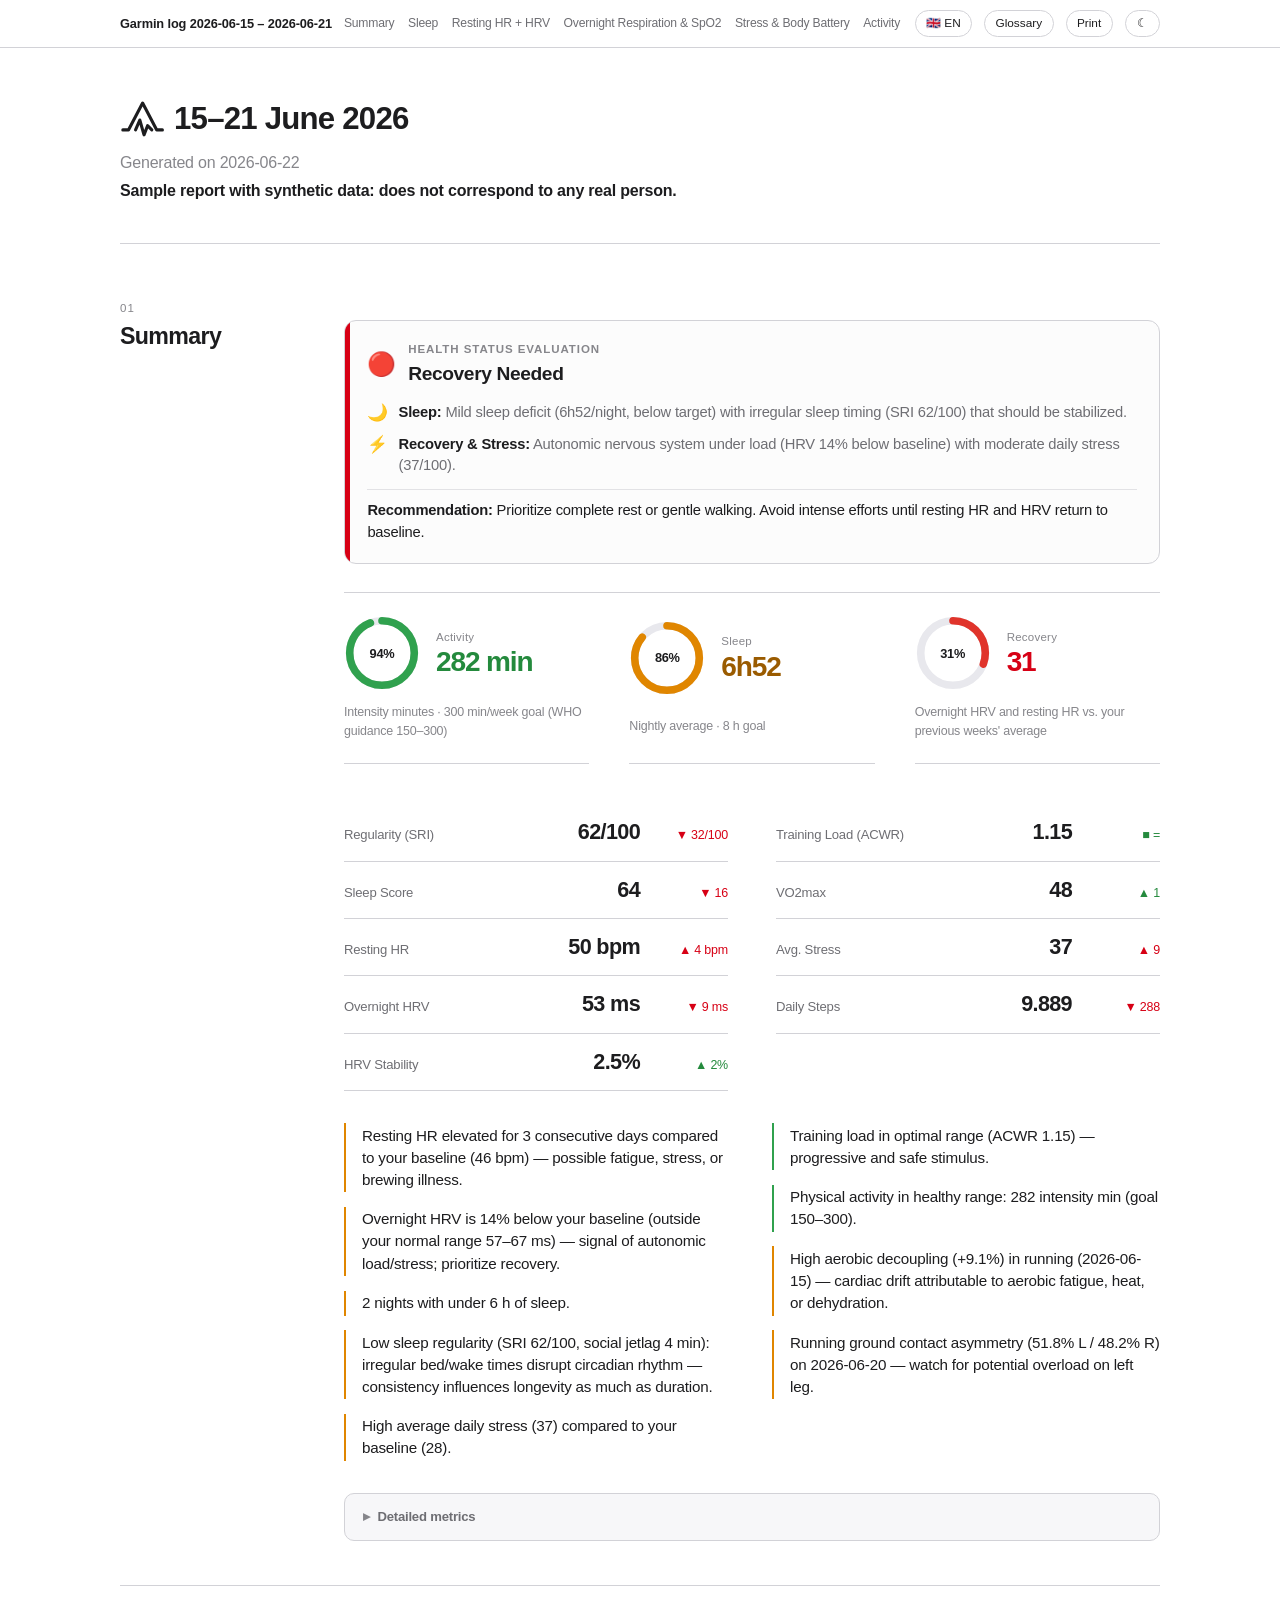
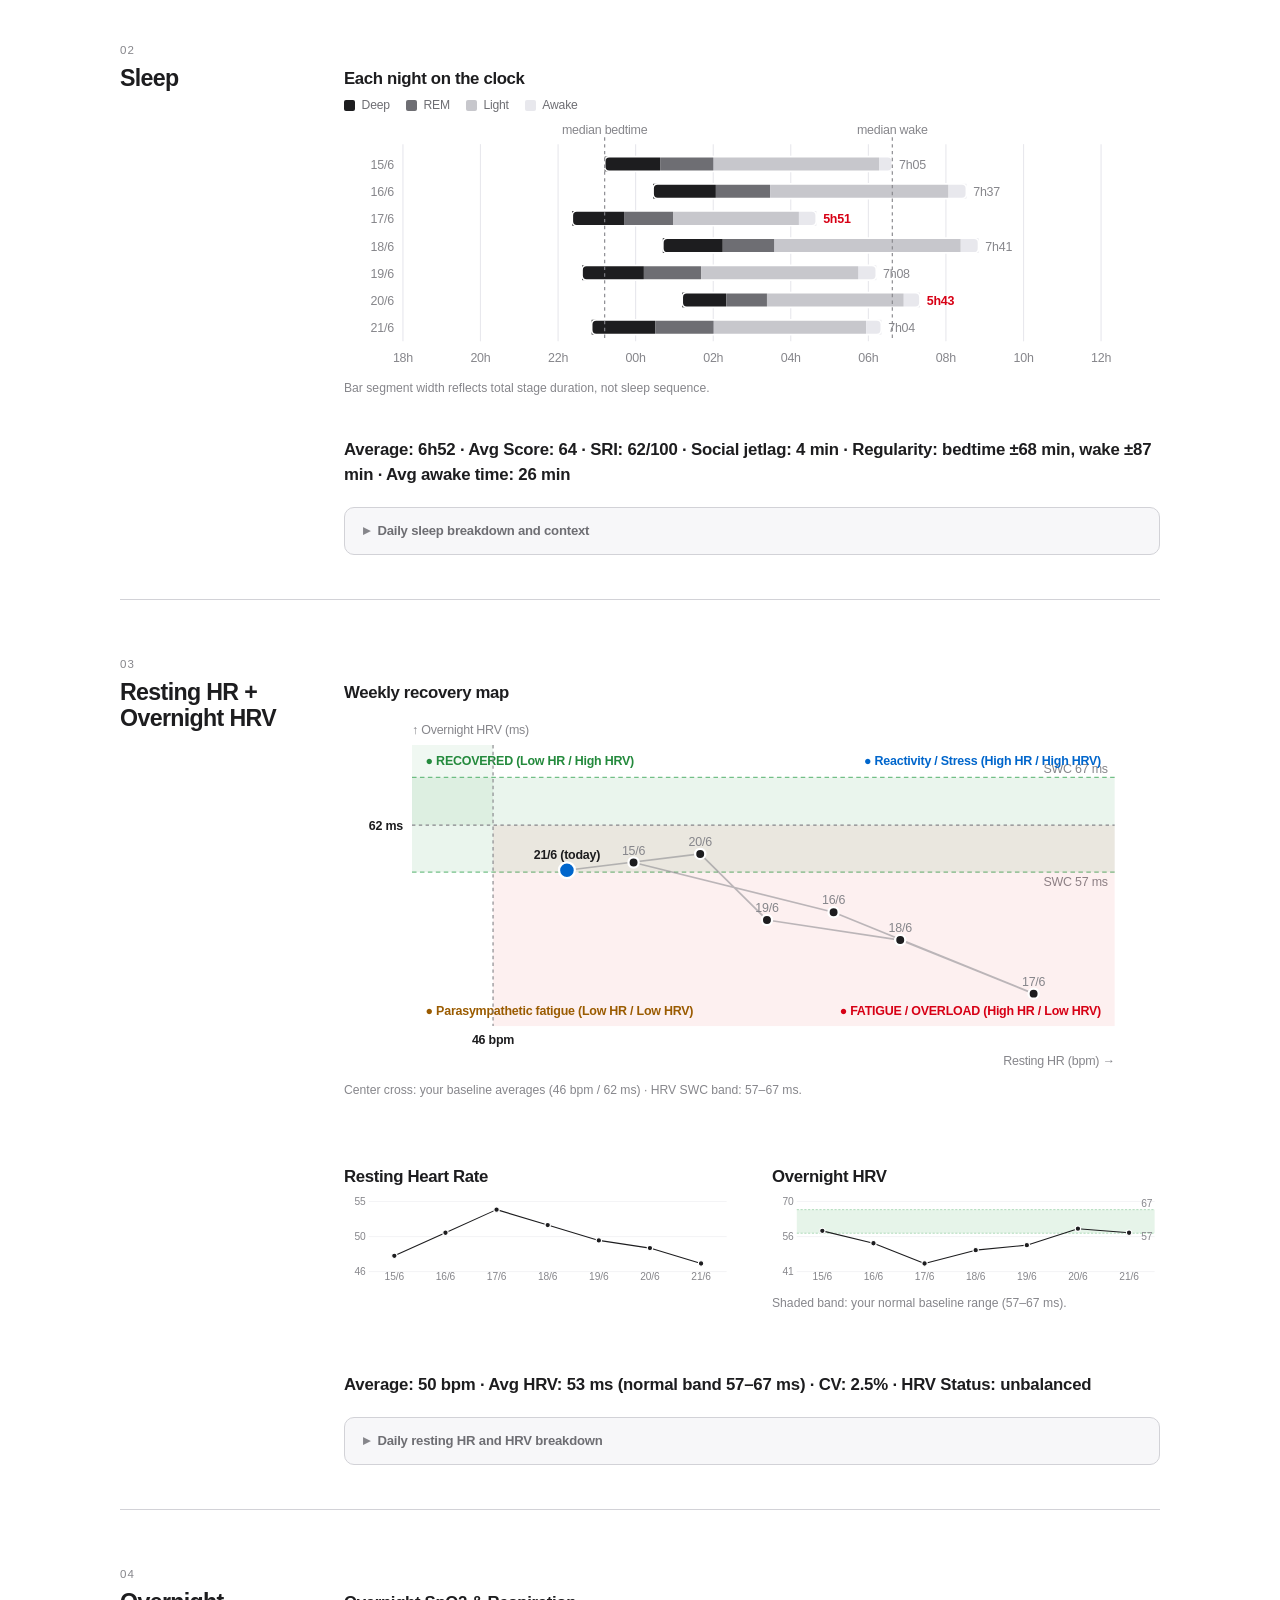
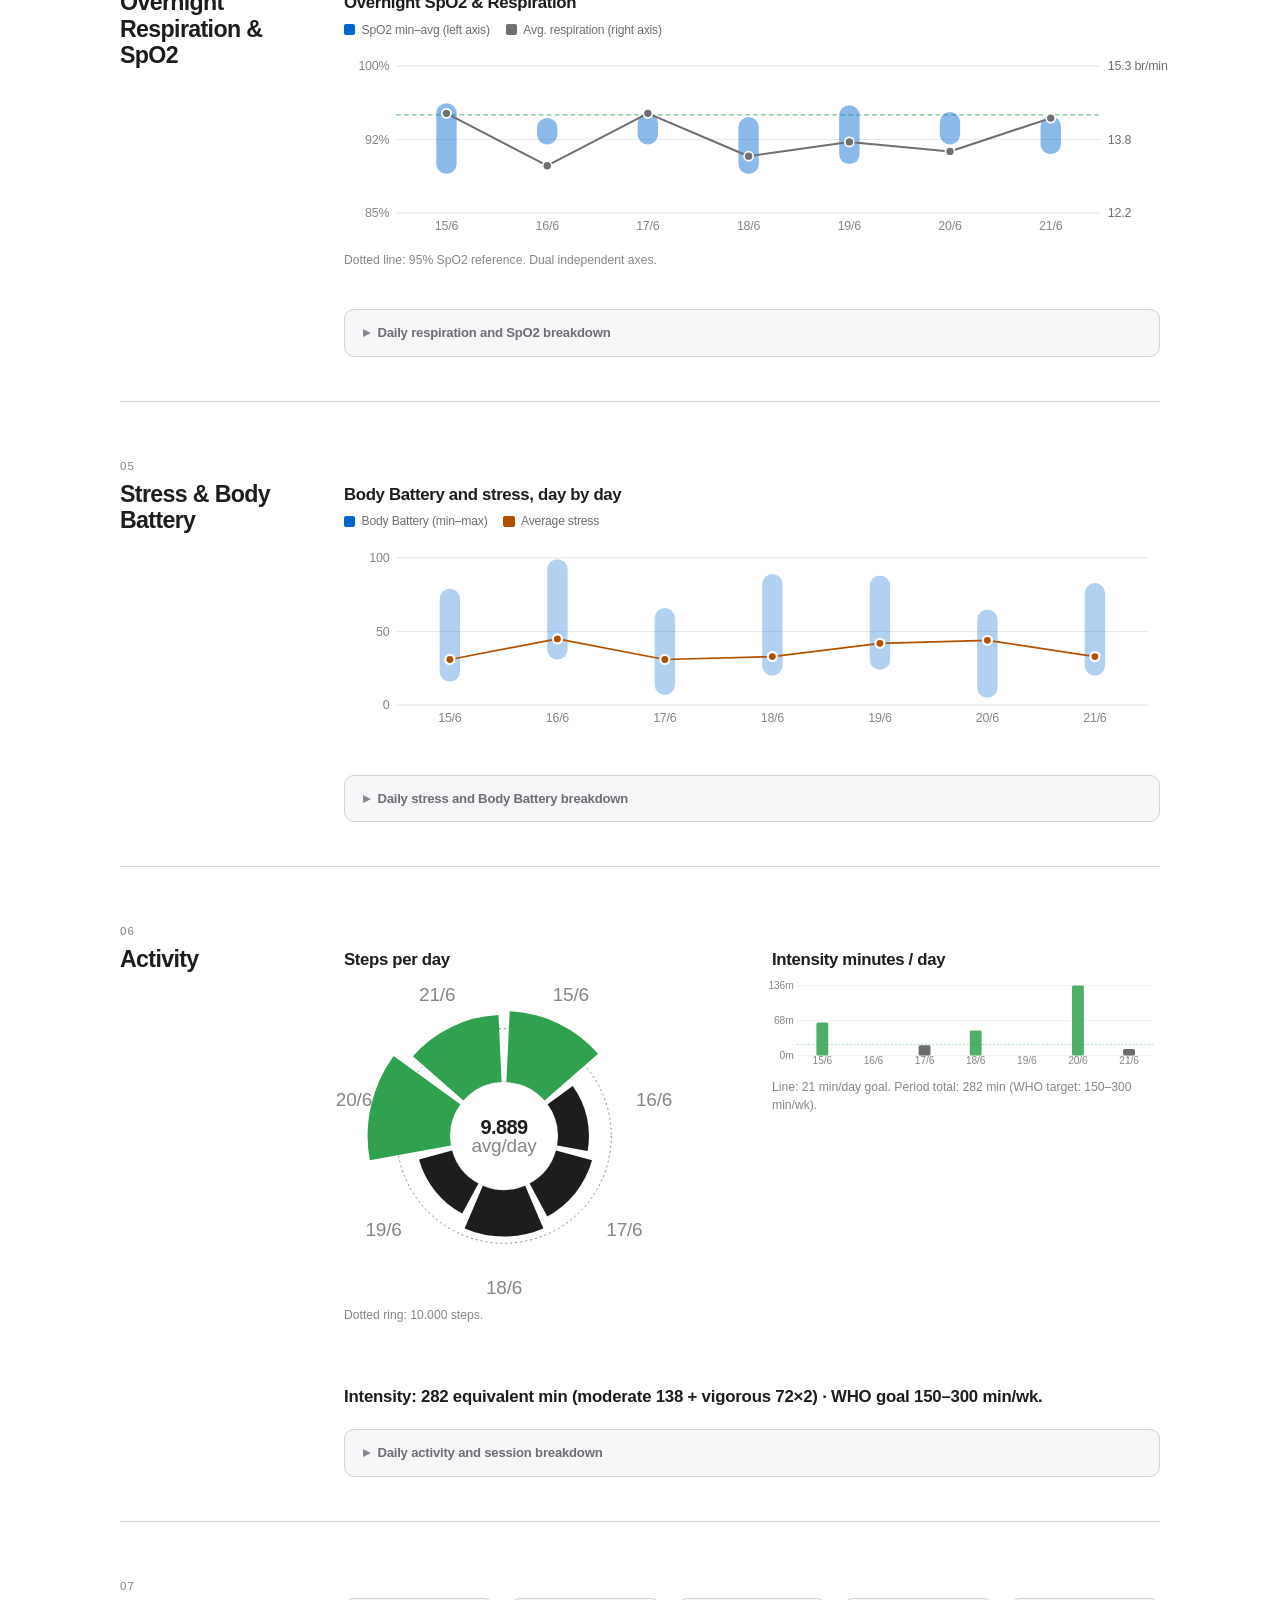
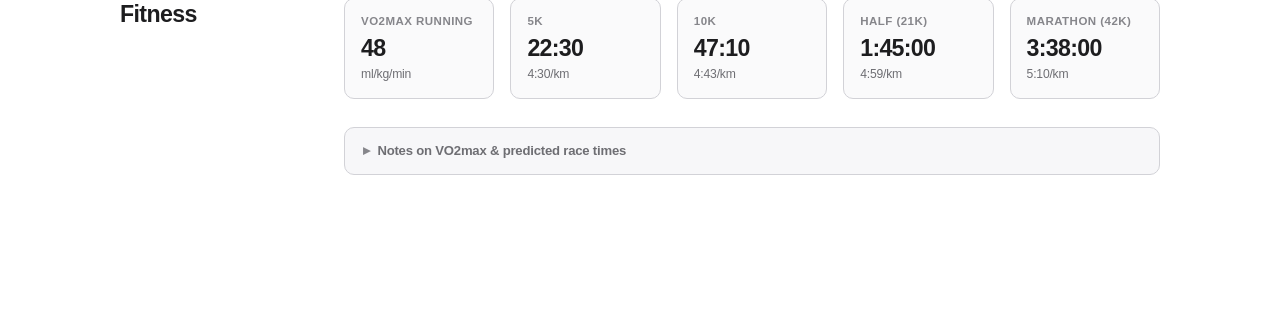
<file: docs/index.html>
<!doctype html>
<html lang="en">
<head>
<meta charset="utf-8">
<meta name="viewport" content="width=device-width, initial-scale=1">
<title>Garmin log 2026-06-15 – 2026-06-21</title>
<link rel="icon" type="image/png" href="[data-uri]">
<style>
/* Negro sobre blanco, mucho aire y tipografía apretada: el informe se lee como
   una página de producto, no como un panel de control. El color aparece solo
   donde significa algo (estado de un anillo, dirección de una tendencia,
   gravedad de una señal); el resto es tinta. El tema oscuro es el mismo
   documento con la tinta y el papel intercambiados. */
:root {
  color-scheme: light;
  --paper: #ffffff; --surface: #f5f5f7; --ink: #1d1d1f; --ink2: #6e6e73;
  --muted: #86868b; --hairline: #d2d2d7; --grid: #e8e8ed;
  --accent: #0066cc; --accent-warm: #b25000;
  --good: #248a3d; --warn: #9a5b00; --bad: #d70015;
  --ring-good: #30a14e; --ring-warn: #e08600; --ring-bad: #e0342b;
  --ph-1: #1d1d1f; --ph-2: #6e6e73; --ph-3: #c7c7cc; --ph-4: #e8e8ed;
  --bb: #0066cc;
}
:root[data-theme="dark"] {
  color-scheme: dark;
  --paper: #000000; --surface: #1d1d1f; --ink: #f5f5f7; --ink2: #a1a1a6;
  --muted: #86868b; --hairline: #424245; --grid: #2a2a2c;
  --accent: #2997ff; --accent-warm: #ff9f0a;
  --good: #30d158; --warn: #ffb340; --bad: #ff453a;
  --ring-good: #30d158; --ring-warn: #ff9f0a; --ring-bad: #ff453a;
  --ph-1: #f5f5f7; --ph-2: #a1a1a6; --ph-3: #48484a; --ph-4: #2a2a2c;
  --bb: #2997ff;
}
* { box-sizing: border-box; }
html { scroll-behavior: smooth; }
body {
  margin: 0; padding: 0 0 6rem; background: var(--paper); color: var(--ink);
  font-family: "SF Pro Text", "SF Pro Display", -apple-system, BlinkMacSystemFont,
               "Helvetica Neue", Helvetica, "Segoe UI", Arial, sans-serif;
  font-size: 17px; line-height: 1.5; letter-spacing: -.012em;
  -webkit-font-smoothing: antialiased; -moz-osx-font-smoothing: grayscale;
}
.wrap { max-width: 68rem; margin: 0 auto; padding: 0 1.5rem; }
td, th, .num { font-variant-numeric: tabular-nums; }

/* Barra superior: 44 px, translúcida, sin peso visual */
.topbar { position: sticky; top: 0; z-index: 20; height: 3rem;
          background: var(--paper);
          background: color-mix(in srgb, var(--paper) 82%, transparent);
          backdrop-filter: saturate(180%) blur(20px);
          -webkit-backdrop-filter: saturate(180%) blur(20px);
          border-bottom: 1px solid var(--hairline); }
.topbar-in { max-width: 68rem; margin: 0 auto; height: 100%; padding: 0 1.5rem;
             display: flex; align-items: center; gap: 0.75rem; }
.brand { font-size: .8rem; font-weight: 600; letter-spacing: -.01em; white-space: nowrap; flex-shrink: 0; }
.navlinks { display: flex; gap: .85rem; overflow-x: auto; scrollbar-width: none;
            flex: 1; min-width: 0; }
.navlinks::-webkit-scrollbar { display: none; }
.navlinks a { color: var(--ink2); text-decoration: none; font-size: .76rem;
              white-space: nowrap; flex-shrink: 0; }
.navlinks a:hover { color: var(--ink); }

/* Botones de navegación y utilidades */
.nav-btn {
  border: 1px solid var(--hairline); background: none;
  color: var(--ink); border-radius: 980px; padding: .2rem .65rem;
  font: inherit; font-size: .74rem; cursor: pointer; white-space: nowrap; flex-shrink: 0;
  display: inline-flex; align-items: center; gap: .3rem;
}
.nav-btn:hover { background: var(--surface); }
.theme-btn { margin-left: auto; border: 1px solid var(--hairline); background: none;
             color: var(--ink); border-radius: 980px; padding: .2rem .7rem;
             font: inherit; font-size: .74rem; cursor: pointer; white-space: nowrap; flex-shrink: 0; }
.theme-btn:hover { background: var(--surface); }

/* Portada */
.lede { padding: 3rem 0 2.25rem; max-width: 46rem; }
h1 { display: flex; align-items: center; gap: .55rem;
     font-size: clamp(1.5rem, 2.6vw, 1.95rem); line-height: 1.15; letter-spacing: -.025em;
     font-weight: 650; margin: 0 0 .6rem; }
.logo { width: 1.45em; height: 1.45em; flex-shrink: 0; }
.lede p { font-size: 1rem; line-height: 1.45; color: var(--ink2); margin: .3rem 0; }
.lede em { font-size: 1rem; color: var(--muted); font-style: normal; }
.lede strong { color: var(--ink); }

/* Semáforo de Estado y Resumen Ejecutivo en Lenguaje Natural */
.status-card {
  border: 1px solid var(--hairline);
  border-radius: 12px;
  padding: 1.25rem 1.4rem;
  margin: 1.25rem 0 1.75rem;
  background: color-mix(in srgb, var(--paper) 85%, var(--grid));
  position: relative;
  overflow: hidden;
}
.status-card::before {
  content: "";
  position: absolute;
  top: 0; left: 0; bottom: 0;
  width: 5px;
}
.status-card.status-optimal::before { background: var(--good); }
.status-card.status-warning::before { background: var(--warn); }
.status-card.status-recovery::before { background: var(--bad); }

.status-header {
  display: flex;
  align-items: center;
  gap: 0.75rem;
  margin-bottom: 0.85rem;
}
.status-badge {
  font-size: 1.45rem;
  line-height: 1;
}
.status-title-group { display: flex; flex-direction: column; }
.status-kicker {
  font-size: 0.72rem;
  font-weight: 700;
  text-transform: uppercase;
  letter-spacing: 0.08em;
  color: var(--muted);
}
.status-title {
  font-size: 1.2rem;
  font-weight: 700;
  letter-spacing: -0.02em;
  color: var(--ink);
  margin: 0.1rem 0 0;
  text-transform: none;
}
.status-grid {
  display: grid;
  grid-template-columns: 1fr;
  gap: 0.55rem;
}
.status-item {
  display: flex;
  align-items: flex-start;
  gap: 0.65rem;
  font-size: 0.92rem;
  line-height: 1.45;
  color: var(--ink2);
}
.status-item strong { color: var(--ink); }
.status-item.highlight {
  margin-top: 0.25rem;
  padding-top: 0.65rem;
  border-top: 1px solid color-mix(in srgb, var(--hairline) 60%, transparent);
  color: var(--ink);
}
.status-icon {
  font-size: 1.05rem;
  line-height: 1.35;
  flex-shrink: 0;
}

/* Secciones: título en un raíl fijo a la izquierda, contenido a la derecha */
.sec { display: grid; grid-template-columns: 11rem 1fr; gap: 3rem;
       border-top: 1px solid var(--hairline); padding: 3.5rem 0 1rem; }
.sec-rail { position: sticky; top: 4.5rem; align-self: start; }
.sec-n { display: block; font-size: .72rem; color: var(--muted); letter-spacing: .1em; }
.sec-rail h2 { font-size: 1.45rem; letter-spacing: -.028em; line-height: 1.15;
               margin: .35rem 0 0; font-weight: 650; }
.sec-body { min-width: 0; }
@media (max-width: 62rem) {
  .sec { grid-template-columns: 1fr; gap: .75rem; padding-top: 2.5rem; }
  .sec-rail { position: static; }
}
h3 { font-size: .74rem; font-weight: 700; text-transform: uppercase;
     letter-spacing: .08em; color: var(--muted); margin: 2.5rem 0 .75rem; }
p { margin: .7rem 0; }
em { color: var(--ink2); font-style: normal; font-size: .88rem; }
hr { display: none; }
ul { margin: .7rem 0; padding-left: 1.1rem; }
li { margin: .35rem 0; }
a { color: var(--accent); }
.key-metric { font-size: 1.05rem; font-weight: 600; color: var(--ink); margin: 1.25rem 0 .75rem; }

/* Anillos: uno por métrica, en fila. Cada ficha se lee sola. */
.hero { display: grid; grid-template-columns: repeat(3, 1fr); gap: 0 2.5rem;
        border-top: 1px solid var(--hairline); margin: 1.25rem 0 0; }
.ring-card { display: grid; grid-template-columns: auto 1fr; gap: 0 1rem;
             align-items: center; padding: 1.4rem 0;
             border-bottom: 1px solid var(--hairline); }
.ring-dial { position: relative; width: 76px; height: 76px; }
.ring-dial svg { width: 100%; height: 100%; display: block; }
.ring-track { fill: none; stroke: var(--grid); }
.ring-pct { position: absolute; inset: 0; display: grid; place-items: center;
            font-size: .8rem; font-weight: 650; letter-spacing: -.02em;
            font-variant-numeric: tabular-nums; }
.ring-text { min-width: 0; }
.ring-name { display: block; font-size: .72rem; color: var(--muted);
             letter-spacing: .02em; }
.ring-val { display: block; font-size: 1.75rem; font-weight: 650;
            letter-spacing: -.04em; line-height: 1.15; }
.ring-val.good { color: var(--good); }
.ring-val.warn { color: var(--warn); }
.ring-val.bad { color: var(--bad); }
.ring-detail { grid-column: 1 / -1; font-size: .78rem; color: var(--muted);
               margin: .75rem 0 0; }
@media (max-width: 62rem) { .hero { grid-template-columns: 1fr; gap: 0; } }

/* Cifras: hoja de especificaciones a dos columnas, sin cajas. */
.tiles { columns: 2; column-gap: 3rem; margin: 2.5rem 0 2rem; }
.tile { break-inside: avoid; display: grid; column-gap: 1rem;
        grid-template-columns: 1fr auto minmax(4.5rem, auto);
        align-items: baseline; padding: .75rem 0;
        border-bottom: 1px solid var(--hairline); }
.tile .k { font-size: .82rem; color: var(--ink2); }
.tile .v { font-size: 1.35rem; font-weight: 650; letter-spacing: -.03em;
           text-align: right; }
.tile .t { font-size: .78rem; color: var(--muted); text-align: right; }
.tile .t.good { color: var(--good); }
.tile .t.bad { color: var(--bad); }
@media (max-width: 46rem) { .tiles { columns: 1; } }

/* Señales: dos columnas, filete de color y nada más */
ul.signals { list-style: none; padding: 0; margin: 1.25rem 0 2rem;
             columns: 2; column-gap: 2.5rem; }
ul.signals li { break-inside: avoid; margin: 0 0 .9rem; padding: .1rem 0 .1rem 1rem;
                border-left: 2px solid var(--hairline); font-size: .95rem;
                line-height: 1.45; }
ul.signals li.warn { border-left-color: var(--ring-warn); }
ul.signals li.good { border-left-color: var(--ring-good); }
ul.signals li.info { border-left-color: var(--accent); }
@media (max-width: 46rem) { ul.signals { columns: 1; } }

/* Desplegables de detalle */
details.collapsible {
  margin: 1.25rem 0 1.75rem;
  border: 1px solid var(--hairline);
  border-radius: 10px;
  background: color-mix(in srgb, var(--paper) 65%, var(--grid));
  overflow: hidden;
}
details.collapsible summary {
  padding: .75rem 1.1rem;
  font-size: .82rem;
  font-weight: 600;
  color: var(--ink2);
  cursor: pointer;
  user-select: none;
  display: flex;
  align-items: center;
  gap: .5rem;
  list-style: none;
}
details.collapsible summary::-webkit-details-marker { display: none; }
details.collapsible summary::before {
  content: "▸";
  font-size: .9rem;
  display: inline-block;
  transition: transform .15s ease;
  color: var(--muted);
}
details.collapsible[open] summary::before {
  transform: rotate(90deg);
}
details.collapsible summary:hover {
  color: var(--ink);
  background: color-mix(in srgb, var(--ink) 4%, transparent);
}
details.collapsible[open] summary {
  border-bottom: 1px solid var(--hairline);
}
details.collapsible .coll-body {
  padding: .75rem 1.1rem 1rem;
}
details.collapsible .coll-body .tw {
  margin: .5rem 0 1rem;
}

/* Tarjetas de Forma física */
.fit-grid {
  display: grid;
  grid-template-columns: repeat(auto-fit, minmax(130px, 1fr));
  gap: 1rem;
  margin: 1.25rem 0 1.75rem;
}
.fit-card {
  border: 1px solid var(--hairline);
  border-radius: 10px;
  padding: .9rem 1rem;
  background: color-mix(in srgb, var(--paper) 80%, var(--grid));
  display: flex;
  flex-direction: column;
  gap: .25rem;
}
.fit-label {
  font-size: .72rem;
  font-weight: 600;
  color: var(--muted);
  text-transform: uppercase;
  letter-spacing: .04em;
}
.fit-val {
  font-size: 1.45rem;
  font-weight: 700;
  letter-spacing: -.03em;
  color: var(--ink);
  line-height: 1.15;
}
.fit-sub {
  font-size: .76rem;
  color: var(--ink2);
}

/* Tablas */
.tw { overflow-x: auto; margin: 1.25rem 0 2rem; }
table { border-collapse: collapse; width: 100%; font-size: .85rem; }
th, td { padding: .6rem .9rem .6rem 0; white-space: nowrap;
         border-bottom: 1px solid var(--grid); }
th { text-align: left; color: var(--muted); font-weight: 600; font-size: .68rem;
     text-transform: uppercase; letter-spacing: .06em;
     border-bottom: 1px solid var(--hairline); }
tbody tr:last-child td { border-bottom: 1px solid var(--hairline); }
.zones { display: flex; gap: 1px; width: 5rem; height: 5px; border-radius: 980px;
         overflow: hidden; background: var(--grid); }
.zones i { display: block; }
.z1 { background: var(--ph-3); } .z2 { background: var(--accent); }
.z3 { background: var(--ring-good); } .z4 { background: var(--ring-warn); }
.z5 { background: var(--ring-bad); }
.zt { display: block; font-size: .68rem; color: var(--muted); margin-top: 3px; }

/* Gráficas */
.chart { margin: 1.5rem 0 2.5rem; }
.pair { display: grid; gap: 1.5rem 2.5rem;
        grid-template-columns: repeat(auto-fit, minmax(19rem, 1fr)); }
.pair .tick { font-size: 19px; }
.pair .dot { r: 5; }
.chart.square { max-width: 24rem; }
.chart.wheel { max-width: 20rem; }
figcaption { font-size: 1.05rem; font-weight: 600; letter-spacing: -.02em;
             margin-bottom: .35rem; }
figcaption.note { font-size: .76rem; font-weight: 400; color: var(--muted);
                  margin: .5rem 0 0; letter-spacing: 0; }
.chart svg { width: 100%; height: auto; display: block; overflow: visible; }
.legend { display: flex; flex-wrap: wrap; gap: 1rem; font-size: .76rem;
          color: var(--ink2); margin-bottom: .7rem; }
.lg { display: inline-flex; align-items: center; gap: .4rem; }
.lg i { width: .7rem; height: .7rem; border-radius: 2px; }
.grid { stroke: var(--grid); stroke-width: 1; }
.median { stroke: var(--muted); stroke-width: 1; stroke-dasharray: 3 3; }
.tick { fill: var(--muted); font-size: 11px; font-family: inherit; }
.tick.strong { fill: var(--ink); font-weight: 600; }
.tick.short { fill: var(--bad); font-weight: 600; }
.line { fill: none; stroke: var(--ink); stroke-width: 2;
        stroke-linejoin: round; stroke-linecap: round; }
.line.stress { stroke: var(--accent-warm); stroke-width: 1.5; }
.dot { fill: var(--ink); stroke: var(--paper); stroke-width: 2; cursor: pointer; }
.dot.stress { fill: var(--accent-warm); }
.dot.last { fill: var(--accent); }
.trail { fill: none; stroke: var(--muted); stroke-width: 1.5; opacity: .55;
         stroke-linejoin: round; }
.q-good { fill: var(--ring-good); opacity: .07; }
.q-bad { fill: var(--ring-bad); opacity: .07; }
.quad-label { font-size: 11px; font-weight: 600; font-family: inherit; }
.quad-label.good { fill: var(--good); }
.quad-label.bad { fill: var(--bad); }
.quad-label.warn { fill: var(--warn); }
.quad-label.info { fill: var(--accent); }
.band-range { fill: var(--ring-good); opacity: .12; }
.band-line { stroke: var(--ring-good); stroke-width: 1; stroke-dasharray: 4 3; opacity: .65; }
.swc-band { fill: var(--ring-good); opacity: .10; }
.spo2-bar { fill: var(--accent); opacity: .45; }
.line.resp { fill: none; stroke: var(--ph-2); stroke-width: 1.8; }
.tick.resp { fill: var(--ph-2); }
.dot.resp { fill: var(--ph-2); stroke: var(--paper); stroke-width: 1.5; }
.int-bar { fill: var(--ink); opacity: .65; }
.int-bar.good { fill: var(--ring-good); opacity: .85; }
.ph-deep { fill: var(--ph-1); } .ph-rem { fill: var(--ph-2); }
.ph-light { fill: var(--ph-3); } .ph-awake { fill: var(--ph-4); }
.night-outline { fill: none; stroke: var(--paper); stroke-width: 1.5; }
.bb-range { fill: var(--bb); opacity: .3; }
.wheel-hub { fill: none; stroke: var(--grid); stroke-width: 1; }
.wheel-goal { fill: none; stroke: var(--muted); stroke-width: 1; stroke-dasharray: 2 3; }
.wedge { fill: var(--ink); }
.wedge.good { fill: var(--ring-good); }
.wheel-val { fill: var(--ink); font-size: 20px; font-weight: 700;
             letter-spacing: -.03em; font-family: inherit; }

/* Sincronización entre gráficas */
.is-synced-active {
  stroke-width: 3.5 !important;
  stroke: var(--accent) !important;
  fill: var(--accent) !important;
  filter: drop-shadow(0 0 4px var(--accent));
  transition: all 0.15s ease;
}
rect.is-synced-active {
  stroke-width: 2 !important;
  stroke: var(--ink) !important;
  opacity: 1 !important;
}

/* Tooltip flotante enriquecido */
.tooltip-popover {
  position: fixed; z-index: 90;
  pointer-events: none;
  background: var(--ink); color: var(--paper);
  padding: 0.45rem 0.75rem; border-radius: 6px;
  font-size: 0.76rem; line-height: 1.35;
  box-shadow: 0 4px 12px rgba(0, 0, 0, 0.18);
  opacity: 0; transform: translateY(4px);
  transition: opacity 0.12s ease, transform 0.12s ease;
  white-space: pre-line; max-width: 18rem;
}
.tooltip-popover.is-visible {
  opacity: 1; transform: translateY(0);
}

/* Modal de Glosario */
.modal-backdrop {
  position: fixed; inset: 0; z-index: 100;
  background: rgba(0, 0, 0, 0.45);
  backdrop-filter: blur(8px);
  -webkit-backdrop-filter: blur(8px);
  display: none;
  align-items: center; justify-content: center;
  padding: 1.5rem;
}
.modal-backdrop.is-open { display: flex; }
.modal-dialog {
  background: var(--paper);
  border: 1px solid var(--hairline);
  border-radius: 14px;
  width: 100%; max-width: 48rem;
  max-height: 85vh;
  display: flex; flex-direction: column;
  box-shadow: 0 20px 40px rgba(0, 0, 0, 0.2);
  overflow: hidden;
}
.modal-header {
  padding: 1.2rem 1.5rem;
  border-bottom: 1px solid var(--hairline);
  display: flex; align-items: center; justify-content: space-between;
}
.modal-header h3 { margin: 0; font-size: 1.1rem; text-transform: none; color: var(--ink); }
.modal-close {
  background: none; border: none; font-size: 1.2rem;
  color: var(--muted); cursor: pointer; padding: 0.2rem 0.5rem; border-radius: 6px;
}
.modal-close:hover { color: var(--ink); background: var(--surface); }
.modal-filter-bar {
  padding: 0.9rem 1.5rem;
  border-bottom: 1px solid var(--grid);
  display: flex; flex-direction: column; gap: 0.75rem;
}
#glossary-search {
  width: 100%; padding: 0.55rem 0.85rem;
  border: 1px solid var(--hairline); border-radius: 8px;
  font-size: 0.88rem; background: var(--surface); color: var(--ink);
  outline: none;
}
#glossary-search:focus { border-color: var(--accent); }
.glossary-categories { display: flex; gap: 0.45rem; flex-wrap: wrap; }
.cat-pill {
  border: 1px solid var(--hairline); background: var(--paper);
  color: var(--ink2); border-radius: 980px; padding: 0.2rem 0.65rem;
  font-size: 0.74rem; cursor: pointer;
}
.cat-pill.active { background: var(--ink); color: var(--paper); border-color: var(--ink); }
.glossary-grid {
  padding: 1.5rem;
  overflow-y: auto;
  display: grid; grid-template-columns: repeat(auto-fit, minmax(19rem, 1fr));
  gap: 1rem;
}
.glossary-card {
  border: 1px solid var(--hairline); border-radius: 10px;
  padding: 1rem 1.1rem; background: var(--surface);
  display: flex; flex-direction: column; gap: 0.4rem;
}
.glossary-card-header {
  display: flex; justify-content: space-between; align-items: baseline; gap: 0.5rem;
  margin-bottom: 0.2rem;
}
.glossary-card h4 { margin: 0; font-size: 0.92rem; font-weight: 700; color: var(--ink); }
.glossary-badge {
  font-size: 0.68rem; font-weight: 600; text-transform: uppercase;
  color: var(--muted); letter-spacing: 0.04em;
}
.glossary-card p { margin: 0.15rem 0; font-size: 0.82rem; line-height: 1.4; color: var(--ink2); }
.glossary-card p strong { color: var(--ink); }
.glossary-range {
  margin-top: 0.35rem; padding-top: 0.35rem;
  border-top: 1px dashed var(--hairline); font-size: 0.78rem; color: var(--accent);
}

/* Modo Impresión / PDF */
@media print {
  body {
    background: #ffffff !important;
    color: #000000 !important;
    padding: 0 !important;
    font-size: 11pt !important;
  }
  .topbar, .theme-btn, .nav-btn, .modal-backdrop, .tooltip-popover, #theme-btn, #glossary-btn, #print-btn {
    display: none !important;
  }
  .wrap { max-width: 100% !important; padding: 0 !important; margin: 0 !important; }
  .lede { padding: 1rem 0 !important; }
  .sec {
    display: block !important;
    padding: 1.25rem 0 0.5rem !important;
    page-break-inside: avoid;
    break-inside: avoid;
  }
  .sec-rail { position: static !important; margin-bottom: 0.5rem !important; }
  .sec-rail h2 { font-size: 1.2rem !important; margin: 0 0 0.5rem !important; }
  .hero, .tiles, .chart, .pair, .status-card, .fit-grid {
    page-break-inside: avoid;
    break-inside: avoid;
  }
  details.collapsible {
    border: 1px solid #d2d2d7 !important;
    page-break-inside: auto;
  }
  details.collapsible summary::before { display: none !important; }
  details.collapsible summary { background: #f5f5f7 !important; color: #000 !important; }
  .chart svg { max-width: 100% !important; height: auto !important; }
}
</style>
<script>try{var t=localStorage.getItem('biodelta-theme')||localStorage.getItem('garmin-report-theme');if(t==='dark')document.documentElement.dataset.theme='dark';var p=new URLSearchParams(window.location.search);var l=p.get('lang')||localStorage.getItem('biodelta-lang');if(l==='es'||l==='en')document.documentElement.lang=l;}catch(e){}</script>
</head>
<body>
<nav class="topbar"><div class="topbar-in"><span class="brand" data-lang="en">Garmin log 2026-06-15 – 2026-06-21</span><span class="brand" data-lang="es" style="display:none">Garmin log 2026-06-15 – 2026-06-21</span><div class="navlinks" data-lang="en"><a href="#summary">Summary</a><a href="#sleep">Sleep</a><a href="#resting-hr-overnight-hrv">Resting HR + HRV</a><a href="#overnight-respiration-spo2">Overnight Respiration &amp; SpO2</a><a href="#stress-body-battery">Stress &amp; Body Battery</a><a href="#activity">Activity</a><a href="#fitness">Fitness</a></div><div class="navlinks" data-lang="es" style="display:none"><a href="#resumen">Resumen</a><a href="#sueno">Sueño</a><a href="#fc-reposo-hrv-nocturno">FC reposo + HRV</a><a href="#respiracion-y-spo2-nocturnos">Respiración y SpO2</a><a href="#estres-y-body-battery">Estrés y Body Battery</a><a href="#actividad">Actividad</a><a href="#forma-fisica">Forma física</a></div><button id="lang-btn" class="nav-btn lang-btn" type="button" title="Switch to Spanish" aria-label="Switch to Spanish">🇬🇧 EN</button><button id="glossary-btn" class="nav-btn" type="button" aria-label="Glossary"><span data-lang="en">Glossary</span><span data-lang="es" style="display:none">Glosario</span></button><button id="print-btn" class="nav-btn" type="button" onclick="window.print()" aria-label="Print"><span data-lang="en">Print</span><span data-lang="es" style="display:none">Imprimir</span></button><button id="theme-btn" class="theme-btn" type="button" aria-label="Toggle theme" aria-pressed="false">☾</button></div></nav><main class="wrap">
<div id="report-lang-en" class="lang-view lang-en">
<header class="lede"><h1><svg class="logo" aria-hidden="true" viewBox="0 0 32 32" width="32" height="32" fill="none" stroke="currentColor" stroke-width="2.2" stroke-linecap="round" stroke-linejoin="round">
  <path d="M2 24H6L16 5L26 24H30" />
  <path d="M11 24L14 17L17 27.5L19.5 21L22.5 24" />
</svg>15–21 June 2026</h1>
<p><em>Generated on 2026-06-22</em></p>
<p><strong>Sample report with synthetic data: does not correspond to any real person.</strong></p>
<hr>
</header><section class="sec" id="summary"><div class="sec-rail"><span class="sec-n">01</span><h2>Summary</h2></div><div class="sec-body">
<div class="status-card status-recovery"><div class="status-header"><span class="status-badge" aria-hidden="true">🔴</span><div class="status-title-group"><span class="status-kicker">Health Status Evaluation</span><h3 class="status-title">Recovery Needed</h3></div></div><div class="status-grid"><div class="status-item"><span class="status-icon" aria-hidden="true">🌙</span><div><strong>Sleep:</strong> Mild sleep deficit (6h52/night, below target) with irregular sleep timing (SRI 62/100) that should be stabilized.</div></div><div class="status-item"><span class="status-icon" aria-hidden="true">⚡</span><div><strong>Recovery & Stress:</strong> Autonomic nervous system under load (HRV 14% below baseline) with moderate daily stress (37/100).</div></div><div class="status-item highlight"><div><strong>Recommendation:</strong> Prioritize complete rest or gentle walking. Avoid intense efforts until resting HR and HRV return to baseline.</div></div></div></div><section class="hero"><div class="ring-card"><div class="ring-dial"><svg viewBox="0 0 80 80" role="img" aria-label="Activity: 94% del objetivo"><circle cx="40" cy="40" r="34" class="ring-track" stroke-width="8"/><circle cx="40" cy="40" r="34" fill="none" stroke="var(--ring-good)" stroke-width="8" stroke-linecap="round" stroke-dasharray="213.6" stroke-dashoffset="12.8" transform="rotate(-90 40 40)"/></svg><span class="ring-pct">94%</span></div><div class="ring-text"><span class="ring-name">Activity</span><span class="ring-val good">282 min</span></div><p class="ring-detail">Intensity minutes · 300 min/week goal (WHO guidance 150–300)</p></div><div class="ring-card"><div class="ring-dial"><svg viewBox="0 0 80 80" role="img" aria-label="Sleep: 86% del objetivo"><circle cx="40" cy="40" r="34" class="ring-track" stroke-width="8"/><circle cx="40" cy="40" r="34" fill="none" stroke="var(--ring-warn)" stroke-width="8" stroke-linecap="round" stroke-dasharray="213.6" stroke-dashoffset="30.0" transform="rotate(-90 40 40)"/></svg><span class="ring-pct">86%</span></div><div class="ring-text"><span class="ring-name">Sleep</span><span class="ring-val warn">6h52</span></div><p class="ring-detail">Nightly average · 8 h goal</p></div><div class="ring-card"><div class="ring-dial"><svg viewBox="0 0 80 80" role="img" aria-label="Recovery: 31% del objetivo"><circle cx="40" cy="40" r="34" class="ring-track" stroke-width="8"/><circle cx="40" cy="40" r="34" fill="none" stroke="var(--ring-bad)" stroke-width="8" stroke-linecap="round" stroke-dasharray="213.6" stroke-dashoffset="148.4" transform="rotate(-90 40 40)"/></svg><span class="ring-pct">31%</span></div><div class="ring-text"><span class="ring-name">Recovery</span><span class="ring-val bad">31</span></div><p class="ring-detail">Overnight HRV and resting HR vs. your previous weeks&#x27; average</p></div></section><div class="tiles"><div class="tile"><div class="k">Regularity (SRI)</div><div class="v">62/100</div><div class="t bad">▼ 32/100</div></div><div class="tile"><div class="k">Sleep Score</div><div class="v">64</div><div class="t bad">▼ 16</div></div><div class="tile"><div class="k">Resting HR</div><div class="v">50 bpm</div><div class="t bad">▲ 4 bpm</div></div><div class="tile"><div class="k">Overnight HRV</div><div class="v">53 ms</div><div class="t bad">▼ 9 ms</div></div><div class="tile"><div class="k">HRV Stability</div><div class="v">2.5%</div><div class="t good">▲ 2%</div></div><div class="tile"><div class="k">Training Load (ACWR)</div><div class="v">1.15</div><div class="t good">■ =</div></div><div class="tile"><div class="k">VO2max</div><div class="v">48</div><div class="t good">▲ 1</div></div><div class="tile"><div class="k">Avg. Stress</div><div class="v">37</div><div class="t bad">▲ 9</div></div><div class="tile"><div class="k">Daily Steps</div><div class="v">9.889</div><div class="t bad">▼ 288</div></div></div>
<ul class="signals"><li class="warn">Resting HR elevated for 3 consecutive days compared to your baseline (46 bpm) — possible fatigue, stress, or brewing illness.</li><li class="warn">Overnight HRV is 14% below your baseline (outside your normal range 57–67 ms) — signal of autonomic load/stress; prioritize recovery.</li><li class="warn">2 nights with under 6 h of sleep.</li><li class="warn">Low sleep regularity (SRI 62/100, social jetlag 4 min): irregular bed/wake times disrupt circadian rhythm — consistency influences longevity as much as duration.</li><li class="warn">High average daily stress (37) compared to your baseline (28).</li><li class="good">Training load in optimal range (ACWR 1.15) — progressive and safe stimulus.</li><li class="good">Physical activity in healthy range: 282 intensity min (goal 150–300).</li><li class="warn">High aerobic decoupling (+9.1%) in running (2026-06-15) — cardiac drift attributable to aerobic fatigue, heat, or dehydration.</li><li class="warn">Running ground contact asymmetry (51.8% L / 48.2% R) on 2026-06-20 — watch for potential overload on left leg.</li></ul>
<details class="collapsible"><summary>Detailed metrics</summary><div class="coll-body"><div class='tw'><table><thead><tr><th>Metric</th><th style="text-align:right">This week</th><th style="text-align:right">Your baseline (~4 wks)</th><th style="text-align:center">Trend</th></tr></thead><tbody><tr><td>Sleep</td><td style="text-align:right">6h52</td><td style="text-align:right">7h51</td><td style="text-align:center">▼ 59 min</td></tr><tr><td>Regularity (SRI)</td><td style="text-align:right">62/100</td><td style="text-align:right">94/100</td><td style="text-align:center">▼ 32/100</td></tr><tr><td>Sleep Score</td><td style="text-align:right">64</td><td style="text-align:right">80</td><td style="text-align:center">▼ 16</td></tr><tr><td>Resting HR</td><td style="text-align:right">50 bpm</td><td style="text-align:right">46 bpm</td><td style="text-align:center">▲ 4 bpm</td></tr><tr><td>Overnight HRV</td><td style="text-align:right">53 ms</td><td style="text-align:right">62 ms</td><td style="text-align:center">▼ 9 ms</td></tr><tr><td>HRV Stability</td><td style="text-align:right">2.5%</td><td style="text-align:right">0.7%</td><td style="text-align:center">▲ 2%</td></tr><tr><td>Training Load (ACWR)</td><td style="text-align:right">1.15</td><td style="text-align:right">1.14</td><td style="text-align:center">■ =</td></tr><tr><td>VO2max</td><td style="text-align:right">48</td><td style="text-align:right">47</td><td style="text-align:center">▲ 1</td></tr><tr><td>Avg. Stress</td><td style="text-align:right">37</td><td style="text-align:right">28</td><td style="text-align:center">▲ 9</td></tr><tr><td>Daily Steps</td><td style="text-align:right">9.889</td><td style="text-align:right">10.176</td><td style="text-align:center">▼ 288</td></tr><tr><td>Intensity Min/wk</td><td style="text-align:right">282 min</td><td style="text-align:right">270 min</td><td style="text-align:center">▲ 12 min</td></tr></tbody></table></div></div></details>
</div></section>
<section class="sec" id="sleep"><div class="sec-rail"><span class="sec-n">02</span><h2>Sleep</h2></div><div class="sec-body">
<figure class="chart"><figcaption>Each night on the clock</figcaption><div class="legend"><span class="lg"><i style="background:var(--ph-1)"></i>Deep</span><span class="lg"><i style="background:var(--ph-2)"></i>REM</span><span class="lg"><i style="background:var(--ph-3)"></i>Light</span><span class="lg"><i style="background:var(--ph-4)"></i>Awake</span></div><svg viewBox="0 0 720 216" role="img" aria-label="Each night on the clock"><line x1="52.0" y1="16.0" x2="52.0" y2="190.0" class="grid"/><text x="52.0" y="208" class="tick" text-anchor="middle">18h</text><line x1="120.4" y1="16.0" x2="120.4" y2="190.0" class="grid"/><text x="120.4" y="208" class="tick" text-anchor="middle">20h</text><line x1="188.9" y1="16.0" x2="188.9" y2="190.0" class="grid"/><text x="188.9" y="208" class="tick" text-anchor="middle">22h</text><line x1="257.3" y1="16.0" x2="257.3" y2="190.0" class="grid"/><text x="257.3" y="208" class="tick" text-anchor="middle">00h</text><line x1="325.8" y1="16.0" x2="325.8" y2="190.0" class="grid"/><text x="325.8" y="208" class="tick" text-anchor="middle">02h</text><line x1="394.2" y1="16.0" x2="394.2" y2="190.0" class="grid"/><text x="394.2" y="208" class="tick" text-anchor="middle">04h</text><line x1="462.7" y1="16.0" x2="462.7" y2="190.0" class="grid"/><text x="462.7" y="208" class="tick" text-anchor="middle">06h</text><line x1="531.1" y1="16.0" x2="531.1" y2="190.0" class="grid"/><text x="531.1" y="208" class="tick" text-anchor="middle">08h</text><line x1="599.6" y1="16.0" x2="599.6" y2="190.0" class="grid"/><text x="599.6" y="208" class="tick" text-anchor="middle">10h</text><line x1="668.0" y1="16.0" x2="668.0" y2="190.0" class="grid"/><text x="668.0" y="208" class="tick" text-anchor="middle">12h</text><text x="44" y="38.0" text-anchor="end" class="tick" data-day-idx="0">15/6</text><g data-day-idx="0" data-day="15/6" data-tip="15/6: 23:12 → 06:37 · 7h05"><title>15/6: 23:12 → 06:37 · 7h05</title><rect x="230.0" y="27.0" width="49.1" height="13" class="ph-deep"/><rect x="279.0" y="27.0" width="47.1" height="13" class="ph-rem"/><rect x="326.1" y="27.0" width="146.0" height="13" class="ph-light"/><rect x="472.1" y="27.0" width="11.7" height="13" class="ph-awake"/><rect x="230.0" y="27.0" width="253.8" height="13" rx="4" class="night-outline"/></g><text x="489.8" y="38.0" class="tick">7h05</text><text x="44" y="62.0" text-anchor="end" class="tick" data-day-idx="1">16/6</text><g data-day-idx="1" data-day="16/6" data-tip="16/6: 00:27 → 08:31 · 7h37"><title>16/6: 00:27 → 08:31 · 7h37</title><rect x="272.7" y="51.0" width="55.4" height="13" class="ph-deep"/><rect x="328.2" y="51.0" width="47.9" height="13" class="ph-rem"/><rect x="376.1" y="51.0" width="157.3" height="13" class="ph-light"/><rect x="533.4" y="51.0" width="15.8" height="13" class="ph-awake"/><rect x="272.7" y="51.0" width="276.5" height="13" rx="4" class="night-outline"/></g><text x="555.2" y="62.0" class="tick">7h37</text><text x="44" y="86.0" text-anchor="end" class="tick" data-day-idx="2">17/6</text><g data-day-idx="2" data-day="17/6" data-tip="17/6: 22:22 → 04:39 · 5h51"><title>17/6: 22:22 → 04:39 · 5h51</title><rect x="201.4" y="75.0" width="45.7" height="13" class="ph-deep"/><rect x="247.1" y="75.0" width="43.5" height="13" class="ph-rem"/><rect x="290.6" y="75.0" width="110.8" height="13" class="ph-light"/><rect x="401.4" y="75.0" width="15.4" height="13" class="ph-awake"/><rect x="201.4" y="75.0" width="215.3" height="13" rx="4" class="night-outline"/></g><text x="422.8" y="86.0" class="tick short">5h51</text><text x="44" y="110.0" text-anchor="end" class="tick" data-day-idx="3">18/6</text><g data-day-idx="3" data-day="18/6" data-tip="18/6: 00:42 → 08:50 · 7h41"><title>18/6: 00:42 → 08:50 · 7h41</title><rect x="281.3" y="99.0" width="52.9" height="13" class="ph-deep"/><rect x="334.2" y="99.0" width="45.6" height="13" class="ph-rem"/><rect x="379.8" y="99.0" width="164.4" height="13" class="ph-light"/><rect x="544.2" y="99.0" width="15.7" height="13" class="ph-awake"/><rect x="281.3" y="99.0" width="278.6" height="13" rx="4" class="night-outline"/></g><text x="565.9" y="110.0" class="tick">7h41</text><text x="44" y="134.0" text-anchor="end" class="tick" data-day-idx="4">19/6</text><g data-day-idx="4" data-day="19/6" data-tip="19/6: 22:37 → 06:12 · 7h08"><title>19/6: 22:37 → 06:12 · 7h08</title><rect x="210.0" y="123.0" width="54.6" height="13" class="ph-deep"/><rect x="264.6" y="123.0" width="50.6" height="13" class="ph-rem"/><rect x="315.1" y="123.0" width="138.9" height="13" class="ph-light"/><rect x="454.0" y="123.0" width="15.7" height="13" class="ph-awake"/><rect x="210.0" y="123.0" width="259.7" height="13" rx="4" class="night-outline"/></g><text x="475.6" y="134.0" class="tick">7h08</text><text x="44" y="158.0" text-anchor="end" class="tick" data-day-idx="5">20/6</text><g data-day-idx="5" data-day="20/6" data-tip="20/6: 01:12 → 07:19 · 5h43"><title>20/6: 01:12 → 07:19 · 5h43</title><rect x="298.4" y="147.0" width="38.9" height="13" class="ph-deep"/><rect x="337.3" y="147.0" width="35.9" height="13" class="ph-rem"/><rect x="373.2" y="147.0" width="120.7" height="13" class="ph-light"/><rect x="493.9" y="147.0" width="14.4" height="13" class="ph-awake"/><rect x="298.4" y="147.0" width="209.8" height="13" rx="4" class="night-outline"/></g><text x="514.2" y="158.0" class="tick short">5h43</text><text x="44" y="182.0" text-anchor="end" class="tick" data-day-idx="6">21/6</text><g data-day-idx="6" data-day="21/6" data-tip="21/6: 22:52 → 06:20 · 7h04"><title>21/6: 22:52 → 06:20 · 7h04</title><rect x="218.5" y="171.0" width="56.3" height="13" class="ph-deep"/><rect x="274.8" y="171.0" width="51.4" height="13" class="ph-rem"/><rect x="326.3" y="171.0" width="134.4" height="13" class="ph-light"/><rect x="460.7" y="171.0" width="13.5" height="13" class="ph-awake"/><rect x="218.5" y="171.0" width="255.6" height="13" rx="4" class="night-outline"/></g><text x="480.2" y="182.0" class="tick">7h04</text><line x1="230.0" y1="10.0" x2="230.0" y2="190.0" class="median"/><text x="230.0" y="7.0" class="tick" text-anchor="middle">median bedtime</text><line x1="483.8" y1="10.0" x2="483.8" y2="190.0" class="median"/><text x="483.8" y="7.0" class="tick" text-anchor="middle">median wake</text></svg><figcaption class="note">Bar segment width reflects total stage duration, not sleep sequence.</figcaption></figure>
<p class='key-metric'><strong>Average:</strong> 6h52 · Avg Score: 64 · SRI: 62/100 · Social jetlag: 4 min · Regularity: bedtime ±68 min, wake ±87 min · Avg awake time: 26 min</p>
<details class="collapsible"><summary>Daily sleep breakdown and context</summary><div class="coll-body"><div class='tw'><table><thead><tr><th>Day</th><th style="text-align:center">Bedtime</th><th style="text-align:center">Wake time</th><th style="text-align:right">Hours</th><th style="text-align:right">Nap</th><th style="text-align:right">Deep</th><th style="text-align:right">REM</th><th style="text-align:right">Light</th><th style="text-align:right">Score</th></tr></thead><tbody><tr><td>Mon</td><td style="text-align:center">23:12</td><td style="text-align:center">06:37</td><td style="text-align:right">7h04</td><td style="text-align:right">–</td><td style="text-align:right">1h26</td><td style="text-align:right">1h22</td><td style="text-align:right">4h16</td><td style="text-align:right">66</td></tr><tr><td>Tue</td><td style="text-align:center">00:27</td><td style="text-align:center">08:31</td><td style="text-align:right">7h37</td><td style="text-align:right">–</td><td style="text-align:right">1h37</td><td style="text-align:right">1h24</td><td style="text-align:right">4h35</td><td style="text-align:right">72</td></tr><tr><td>Wed</td><td style="text-align:center">22:22</td><td style="text-align:center">04:39</td><td style="text-align:right">5h50</td><td style="text-align:right">–</td><td style="text-align:right">1h20</td><td style="text-align:right">1h16</td><td style="text-align:right">3h14</td><td style="text-align:right">55</td></tr><tr><td>Thu</td><td style="text-align:center">00:42</td><td style="text-align:center">08:50</td><td style="text-align:right">7h40</td><td style="text-align:right">–</td><td style="text-align:right">1h32</td><td style="text-align:right">1h20</td><td style="text-align:right">4h48</td><td style="text-align:right">68</td></tr><tr><td>Fri</td><td style="text-align:center">22:37</td><td style="text-align:center">06:12</td><td style="text-align:right">7h07</td><td style="text-align:right">–</td><td style="text-align:right">1h35</td><td style="text-align:right">1h28</td><td style="text-align:right">4h03</td><td style="text-align:right">67</td></tr><tr><td>Sat</td><td style="text-align:center">01:12</td><td style="text-align:center">07:19</td><td style="text-align:right">5h42</td><td style="text-align:right">–</td><td style="text-align:right">1h08</td><td style="text-align:right">1h02</td><td style="text-align:right">3h31</td><td style="text-align:right">55</td></tr><tr><td>Sun</td><td style="text-align:center">22:52</td><td style="text-align:center">06:20</td><td style="text-align:right">7h04</td><td style="text-align:right">0h25</td><td style="text-align:right">1h38</td><td style="text-align:right">1h30</td><td style="text-align:right">3h55</td><td style="text-align:right">68</td></tr></tbody></table></div><p><strong>Naps:</strong> 1 of 7 days, 0h25 avg (0h25 total) · Awakenings: 2/night · Overnight stress: 22 · Body Battery recharged: +55</p><p><em>Circadian regularity (SRI) and schedule consistency influence health and recovery as much as total sleep duration.</em></p></div></details>
</div></section>
<section class="sec" id="resting-hr-overnight-hrv"><div class="sec-rail"><span class="sec-n">03</span><h2>Resting HR + Overnight HRV</h2></div><div class="sec-body">
<figure class="chart"><figcaption>Weekly recovery map</figcaption><svg viewBox="0 0 720 320" role="img" aria-label="Weekly recovery map"><rect x="60" y="58.6" width="620" height="83.6" class="swc-band"/><line x1="60" y1="58.6" x2="680" y2="58.6" class="band-line"/><line x1="60" y1="142.2" x2="680" y2="142.2" class="band-line"/><text x="674" y="54.6" class="tick" text-anchor="end">SWC 67 ms</text><text x="674" y="154.2" class="tick" text-anchor="end">SWC 57 ms</text><rect x="60" y="30" width="71.5" height="70.7" class="q-good"/><rect x="131.5" y="100.7" width="548.5" height="177.3" class="q-bad"/><text x="72" y="48" class="quad-label good">● RECOVERED (Low HR / High HRV)</text><text x="668" y="268" class="quad-label bad" text-anchor="end">● FATIGUE / OVERLOAD (High HR / Low HRV)</text><text x="72" y="268" class="quad-label warn">● Parasympathetic fatigue (Low HR / Low HRV)</text><text x="668" y="48" class="quad-label info" text-anchor="end">● Reactivity / Stress (High HR / High HRV)</text><line x1="131.5" y1="30" x2="131.5" y2="278" class="median"/><line x1="60" y1="100.7" x2="680" y2="100.7" class="median"/><text x="52" y="104.7" class="tick strong" text-anchor="end">62 ms</text><text x="131.5" y="294" class="tick strong" text-anchor="middle">46 bpm</text><text x="680" y="312" class="tick" text-anchor="end">Resting HR (bpm) →</text><text x="60" y="20" class="tick">↑ Overnight HRV (ms)</text><polyline points="255.5,133.7 432.0,177.6 608.5,249.4 490.8,202.1 373.2,184.4 314.3,126.1 196.7,140.5" class="trail"/><circle cx="255.5" cy="133.7" r="4.5" class="dot" data-day-idx="0" data-day="15/6" data-tip="15/6: 48 bpm · 58 ms"><title>15/6: 48 bpm · 58 ms</title></circle><text x="255.5" y="126.7" class="tick" text-anchor="middle" data-day-idx="0">15/6</text><circle cx="432.0" cy="177.6" r="4.5" class="dot" data-day-idx="1" data-day="16/6" data-tip="16/6: 51 bpm · 53 ms"><title>16/6: 51 bpm · 53 ms</title></circle><text x="432.0" y="170.6" class="tick" text-anchor="middle" data-day-idx="1">16/6</text><circle cx="608.5" cy="249.4" r="4.5" class="dot" data-day-idx="2" data-day="17/6" data-tip="17/6: 54 bpm · 44 ms"><title>17/6: 54 bpm · 44 ms</title></circle><text x="608.5" y="242.4" class="tick" text-anchor="middle" data-day-idx="2">17/6</text><circle cx="490.8" cy="202.1" r="4.5" class="dot" data-day-idx="3" data-day="18/6" data-tip="18/6: 52 bpm · 50 ms"><title>18/6: 52 bpm · 50 ms</title></circle><text x="490.8" y="195.1" class="tick" text-anchor="middle" data-day-idx="3">18/6</text><circle cx="373.2" cy="184.4" r="4.5" class="dot" data-day-idx="4" data-day="19/6" data-tip="19/6: 50 bpm · 52 ms"><title>19/6: 50 bpm · 52 ms</title></circle><text x="373.2" y="177.4" class="tick" text-anchor="middle" data-day-idx="4">19/6</text><circle cx="314.3" cy="126.1" r="4.5" class="dot" data-day-idx="5" data-day="20/6" data-tip="20/6: 49 bpm · 59 ms"><title>20/6: 49 bpm · 59 ms</title></circle><text x="314.3" y="119.1" class="tick" text-anchor="middle" data-day-idx="5">20/6</text><circle cx="196.7" cy="140.5" r="7" class="dot last" data-day-idx="6" data-day="21/6" data-tip="21/6: 47 bpm · 57 ms"><title>21/6: 47 bpm · 57 ms</title></circle><text x="196.7" y="130.5" class="tick strong" text-anchor="middle" data-day-idx="6">21/6 (today)</text></svg><figcaption class="note">Center cross: your baseline averages (46 bpm / 62 ms) · HRV SWC band: 57–67 ms.</figcaption></figure><div class="pair"><figure class="chart"><figcaption>Resting Heart Rate</figcaption><svg viewBox="0 0 720 170" role="img" aria-label="Resting Heart Rate"><line x1="46" y1="144.0" x2="710" y2="144.0" class="grid"/><text x="40" y="144.0" class="tick" text-anchor="end" dominant-baseline="central">46</text><line x1="46" y1="79.0" x2="710" y2="79.0" class="grid"/><text x="40" y="79.0" class="tick" text-anchor="end" dominant-baseline="central">50</text><line x1="46" y1="14.0" x2="710" y2="14.0" class="grid"/><text x="40" y="14.0" class="tick" text-anchor="end" dominant-baseline="central">55</text><text x="93.4" y="159" class="tick" text-anchor="middle">15/6</text><text x="188.3" y="159" class="tick" text-anchor="middle">16/6</text><text x="283.1" y="159" class="tick" text-anchor="middle">17/6</text><text x="378.0" y="159" class="tick" text-anchor="middle">18/6</text><text x="472.9" y="159" class="tick" text-anchor="middle">19/6</text><text x="567.7" y="159" class="tick" text-anchor="middle">20/6</text><text x="662.6" y="159" class="tick" text-anchor="middle">21/6</text><polyline points="93.4,114.7 188.3,71.9 283.1,29.0 378.0,57.6 472.9,86.1 567.7,100.4 662.6,129.0" class="line"/><circle cx="93.4" cy="114.7" r="4" class="dot" data-day-idx="0" data-day="15/6" data-tip="15/6: 48 bpm"><title>15/6: 48 bpm</title></circle><circle cx="188.3" cy="71.9" r="4" class="dot" data-day-idx="1" data-day="16/6" data-tip="16/6: 51 bpm"><title>16/6: 51 bpm</title></circle><circle cx="283.1" cy="29.0" r="4" class="dot" data-day-idx="2" data-day="17/6" data-tip="17/6: 54 bpm"><title>17/6: 54 bpm</title></circle><circle cx="378.0" cy="57.6" r="4" class="dot" data-day-idx="3" data-day="18/6" data-tip="18/6: 52 bpm"><title>18/6: 52 bpm</title></circle><circle cx="472.9" cy="86.1" r="4" class="dot" data-day-idx="4" data-day="19/6" data-tip="19/6: 50 bpm"><title>19/6: 50 bpm</title></circle><circle cx="567.7" cy="100.4" r="4" class="dot" data-day-idx="5" data-day="20/6" data-tip="20/6: 49 bpm"><title>20/6: 49 bpm</title></circle><circle cx="662.6" cy="129.0" r="4" class="dot" data-day-idx="6" data-day="21/6" data-tip="21/6: 47 bpm"><title>21/6: 47 bpm</title></circle></svg></figure><figure class="chart"><figcaption>Overnight HRV</figcaption><svg viewBox="0 0 720 170" role="img" aria-label="Overnight HRV"><line x1="46" y1="144.0" x2="710" y2="144.0" class="grid"/><text x="40" y="144.0" class="tick" text-anchor="end" dominant-baseline="central">41</text><line x1="46" y1="79.0" x2="710" y2="79.0" class="grid"/><text x="40" y="79.0" class="tick" text-anchor="end" dominant-baseline="central">56</text><line x1="46" y1="14.0" x2="710" y2="14.0" class="grid"/><text x="40" y="14.0" class="tick" text-anchor="end" dominant-baseline="central">70</text><text x="93.4" y="159" class="tick" text-anchor="middle">15/6</text><text x="188.3" y="159" class="tick" text-anchor="middle">16/6</text><text x="283.1" y="159" class="tick" text-anchor="middle">17/6</text><text x="378.0" y="159" class="tick" text-anchor="middle">18/6</text><text x="472.9" y="159" class="tick" text-anchor="middle">19/6</text><text x="567.7" y="159" class="tick" text-anchor="middle">20/6</text><text x="662.6" y="159" class="tick" text-anchor="middle">21/6</text><rect x="46" y="29.0" width="664" height="43.8" class="band-range"/><line x1="46" y1="29.0" x2="710" y2="29.0" class="band-line"/><line x1="46" y1="72.8" x2="710" y2="72.8" class="band-line"/><text x="706" y="25.0" class="tick" text-anchor="end">67</text><text x="706" y="84.8" class="tick" text-anchor="end">57</text><polyline points="93.4,68.4 188.3,91.4 283.1,129.0 378.0,104.2 472.9,94.9 567.7,64.4 662.6,71.9" class="line"/><circle cx="93.4" cy="68.4" r="4" class="dot" data-day-idx="0" data-day="15/6" data-tip="15/6: 58 ms"><title>15/6: 58 ms</title></circle><circle cx="188.3" cy="91.4" r="4" class="dot" data-day-idx="1" data-day="16/6" data-tip="16/6: 53 ms"><title>16/6: 53 ms</title></circle><circle cx="283.1" cy="129.0" r="4" class="dot" data-day-idx="2" data-day="17/6" data-tip="17/6: 44 ms"><title>17/6: 44 ms</title></circle><circle cx="378.0" cy="104.2" r="4" class="dot" data-day-idx="3" data-day="18/6" data-tip="18/6: 50 ms"><title>18/6: 50 ms</title></circle><circle cx="472.9" cy="94.9" r="4" class="dot" data-day-idx="4" data-day="19/6" data-tip="19/6: 52 ms"><title>19/6: 52 ms</title></circle><circle cx="567.7" cy="64.4" r="4" class="dot" data-day-idx="5" data-day="20/6" data-tip="20/6: 59 ms"><title>20/6: 59 ms</title></circle><circle cx="662.6" cy="71.9" r="4" class="dot" data-day-idx="6" data-day="21/6" data-tip="21/6: 57 ms"><title>21/6: 57 ms</title></circle></svg><figcaption class="note">Shaded band: your normal baseline range (57–67 ms).</figcaption></figure></div>
<p class='key-metric'><strong>Average:</strong> 50 bpm · Avg HRV: 53 ms (normal band 57–67 ms) · CV: 2.5% · HRV Status: unbalanced</p>
<details class="collapsible"><summary>Daily resting HR and HRV breakdown</summary><div class="coll-body"><div class='tw'><table><thead><tr><th>Day</th><th style="text-align:right">Resting HR</th><th style="text-align:right">Overnight HRV (approx. RMSSD)</th></tr></thead><tbody><tr><td>Mon</td><td style="text-align:right">48 bpm</td><td style="text-align:right">58 ms</td></tr><tr><td>Tue</td><td style="text-align:right">51 bpm</td><td style="text-align:right">53 ms</td></tr><tr><td>Wed</td><td style="text-align:right">54 bpm</td><td style="text-align:right">44 ms</td></tr><tr><td>Thu</td><td style="text-align:right">52 bpm</td><td style="text-align:right">50 ms</td></tr><tr><td>Fri</td><td style="text-align:right">50 bpm</td><td style="text-align:right">52 ms</td></tr><tr><td>Sat</td><td style="text-align:right">49 bpm</td><td style="text-align:right">59 ms</td></tr><tr><td>Sun</td><td style="text-align:right">47 bpm</td><td style="text-align:right">57 ms</td></tr></tbody></table></div></div></details>
</div></section>
<section class="sec" id="overnight-respiration-spo2"><div class="sec-rail"><span class="sec-n">04</span><h2>Overnight Respiration &amp; SpO2</h2></div><div class="sec-body">
<figure class="chart"><figcaption>Overnight SpO2 &amp; Respiration</figcaption><div class="legend"><span class="lg"><i style="background:var(--accent)"></i>SpO2 min–avg (left axis)</span><span class="lg"><i style="background:var(--ph-2)"></i>Avg. respiration (right axis)</span></div><svg viewBox="0 0 720 170" role="img" aria-label="Overnight SpO2 &amp; Respiration"><line x1="46" y1="144.0" x2="668" y2="144.0" class="grid"/><text x="40" y="144.0" class="tick" text-anchor="end" dominant-baseline="central">85%</text><line x1="46" y1="79.0" x2="668" y2="79.0" class="grid"/><text x="40" y="79.0" class="tick" text-anchor="end" dominant-baseline="central">92%</text><line x1="46" y1="14.0" x2="668" y2="14.0" class="grid"/><text x="40" y="14.0" class="tick" text-anchor="end" dominant-baseline="central">100%</text><text x="90.4" y="159" class="tick" text-anchor="middle">15/6</text><text x="179.3" y="159" class="tick" text-anchor="middle">16/6</text><text x="268.1" y="159" class="tick" text-anchor="middle">17/6</text><text x="357.0" y="159" class="tick" text-anchor="middle">18/6</text><text x="445.9" y="159" class="tick" text-anchor="middle">19/6</text><text x="534.7" y="159" class="tick" text-anchor="middle">20/6</text><text x="623.6" y="159" class="tick" text-anchor="middle">21/6</text><text x="674" y="144.0" class="tick resp" text-anchor="start" dominant-baseline="central">12.2</text><text x="674" y="79.0" class="tick resp" text-anchor="start" dominant-baseline="central">13.8</text><text x="674" y="14.0" class="tick resp" text-anchor="start" dominant-baseline="central">15.3 br/min</text><line x1="46" y1="57.3" x2="668" y2="57.3" class="band-line" stroke="var(--accent)" stroke-dasharray="3,3" opacity="0.4"/><rect x="81.4" y="46.9" width="18.0" height="62.4" rx="9.0" class="spo2-bar" data-day-idx="0" data-day="15/6" data-tip="15/6 · SpO2 89%–96%"><title>15/6 · SpO2 89%–96%</title></rect><rect x="170.3" y="59.9" width="18.0" height="23.4" rx="9.0" class="spo2-bar" data-day-idx="1" data-day="16/6" data-tip="16/6 · SpO2 92%–95%"><title>16/6 · SpO2 92%–95%</title></rect><rect x="259.1" y="55.6" width="18.0" height="27.7" rx="9.0" class="spo2-bar" data-day-idx="2" data-day="17/6" data-tip="17/6 · SpO2 92%–95%"><title>17/6 · SpO2 92%–95%</title></rect><rect x="348.0" y="59.1" width="18.0" height="50.3" rx="9.0" class="spo2-bar" data-day-idx="3" data-day="18/6" data-tip="18/6 · SpO2 89%–95%"><title>18/6 · SpO2 89%–95%</title></rect><rect x="436.9" y="48.7" width="18.0" height="52.0" rx="9.0" class="spo2-bar" data-day-idx="4" data-day="19/6" data-tip="19/6 · SpO2 90%–96%"><title>19/6 · SpO2 90%–96%</title></rect><rect x="525.7" y="54.7" width="18.0" height="28.6" rx="9.0" class="spo2-bar" data-day-idx="5" data-day="20/6" data-tip="20/6 · SpO2 92%–95%"><title>20/6 · SpO2 92%–95%</title></rect><rect x="614.6" y="58.2" width="18.0" height="33.8" rx="9.0" class="spo2-bar" data-day-idx="6" data-day="21/6" data-tip="21/6 · SpO2 91%–95%"><title>21/6 · SpO2 91%–95%</title></rect><polyline points="90.4,55.9 179.3,102.1 268.1,55.9 357.0,93.7 445.9,81.1 534.7,89.5 623.6,60.1" class="line resp"/><circle cx="90.4" cy="55.9" r="4" class="dot resp" data-day-idx="0" data-day="15/6" data-tip="15/6 · Respiration 14.3 br/min"><title>15/6 · Respiration 14.3 br/min</title></circle><circle cx="179.3" cy="102.1" r="4" class="dot resp" data-day-idx="1" data-day="16/6" data-tip="16/6 · Respiration 13.2 br/min"><title>16/6 · Respiration 13.2 br/min</title></circle><circle cx="268.1" cy="55.9" r="4" class="dot resp" data-day-idx="2" data-day="17/6" data-tip="17/6 · Respiration 14.3 br/min"><title>17/6 · Respiration 14.3 br/min</title></circle><circle cx="357.0" cy="93.7" r="4" class="dot resp" data-day-idx="3" data-day="18/6" data-tip="18/6 · Respiration 13.4 br/min"><title>18/6 · Respiration 13.4 br/min</title></circle><circle cx="445.9" cy="81.1" r="4" class="dot resp" data-day-idx="4" data-day="19/6" data-tip="19/6 · Respiration 13.7 br/min"><title>19/6 · Respiration 13.7 br/min</title></circle><circle cx="534.7" cy="89.5" r="4" class="dot resp" data-day-idx="5" data-day="20/6" data-tip="20/6 · Respiration 13.5 br/min"><title>20/6 · Respiration 13.5 br/min</title></circle><circle cx="623.6" cy="60.1" r="4" class="dot resp" data-day-idx="6" data-day="21/6" data-tip="21/6 · Respiration 14.2 br/min"><title>21/6 · Respiration 14.2 br/min</title></circle></svg><figcaption class="note">Dotted line: 95% SpO2 reference. Dual independent axes.</figcaption></figure>
<details class="collapsible"><summary>Daily respiration and SpO2 breakdown</summary><div class="coll-body"><div class='tw'><table><thead><tr><th>Day</th><th style="text-align:right">Avg SpO2</th><th style="text-align:right">Min SpO2</th><th style="text-align:right">Avg Resp</th></tr></thead><tbody><tr><td>Mon</td><td style="text-align:right">96%</td><td style="text-align:right">89%</td><td style="text-align:right">14</td></tr><tr><td>Tue</td><td style="text-align:right">95%</td><td style="text-align:right">92%</td><td style="text-align:right">13</td></tr><tr><td>Wed</td><td style="text-align:right">95%</td><td style="text-align:right">92%</td><td style="text-align:right">14</td></tr><tr><td>Thu</td><td style="text-align:right">95%</td><td style="text-align:right">89%</td><td style="text-align:right">13</td></tr><tr><td>Fri</td><td style="text-align:right">96%</td><td style="text-align:right">90%</td><td style="text-align:right">14</td></tr><tr><td>Sat</td><td style="text-align:right">95%</td><td style="text-align:right">92%</td><td style="text-align:right">14</td></tr><tr><td>Sun</td><td style="text-align:right">95%</td><td style="text-align:right">91%</td><td style="text-align:right">14</td></tr></tbody></table></div><p><strong>Avg SpO2:</strong> 95% · <strong>Week Minimum:</strong> 89% · <strong>Avg Respiration:</strong> 14 resp/min</p><p><em>Wrist-optical measurements: indicative, not for medical use. Sustained drops in overnight SpO2 can serve as a screening signal (e.g. sleep apnea); not a diagnosis.</em></p></div></details>
</div></section>
<section class="sec" id="stress-body-battery"><div class="sec-rail"><span class="sec-n">05</span><h2>Stress &amp; Body Battery</h2></div><div class="sec-body">
<figure class="chart"><figcaption>Body Battery and stress, day by day</figcaption><div class="legend"><span class="lg"><i style="background:var(--bb)"></i>Body Battery (min–max)</span><span class="lg"><i style="background:var(--accent-warm)"></i>Average stress</span></div><svg viewBox="0 0 720 170" role="img" aria-label="Body Battery and stress, day by day"><line x1="46" y1="144.0" x2="710" y2="144.0" class="grid"/><text x="40" y="144.0" class="tick" text-anchor="end" dominant-baseline="central">0</text><line x1="46" y1="79.0" x2="710" y2="79.0" class="grid"/><text x="40" y="79.0" class="tick" text-anchor="end" dominant-baseline="central">50</text><line x1="46" y1="14.0" x2="710" y2="14.0" class="grid"/><text x="40" y="14.0" class="tick" text-anchor="end" dominant-baseline="central">100</text><text x="93.4" y="159" class="tick" text-anchor="middle">15/6</text><text x="188.3" y="159" class="tick" text-anchor="middle">16/6</text><text x="283.1" y="159" class="tick" text-anchor="middle">17/6</text><text x="378.0" y="159" class="tick" text-anchor="middle">18/6</text><text x="472.9" y="159" class="tick" text-anchor="middle">19/6</text><text x="567.7" y="159" class="tick" text-anchor="middle">20/6</text><text x="662.6" y="159" class="tick" text-anchor="middle">21/6</text><rect x="84.4" y="41.3" width="18.0" height="81.9" rx="9.0" class="bb-range" data-day-idx="0" data-day="15/6" data-tip="15/6 · Body Battery 16–79"><title>15/6 · Body Battery 16–79</title></rect><rect x="179.3" y="15.3" width="18.0" height="88.4" rx="9.0" class="bb-range" data-day-idx="1" data-day="16/6" data-tip="16/6 · Body Battery 31–99"><title>16/6 · Body Battery 31–99</title></rect><rect x="274.1" y="58.2" width="18.0" height="76.7" rx="9.0" class="bb-range" data-day-idx="2" data-day="17/6" data-tip="17/6 · Body Battery 7–66"><title>17/6 · Body Battery 7–66</title></rect><rect x="369.0" y="28.3" width="18.0" height="89.7" rx="9.0" class="bb-range" data-day-idx="3" data-day="18/6" data-tip="18/6 · Body Battery 20–89"><title>18/6 · Body Battery 20–89</title></rect><rect x="463.9" y="29.6" width="18.0" height="83.2" rx="9.0" class="bb-range" data-day-idx="4" data-day="19/6" data-tip="19/6 · Body Battery 24–88"><title>19/6 · Body Battery 24–88</title></rect><rect x="558.7" y="59.5" width="18.0" height="78.0" rx="9.0" class="bb-range" data-day-idx="5" data-day="20/6" data-tip="20/6 · Body Battery 5–65"><title>20/6 · Body Battery 5–65</title></rect><rect x="653.6" y="36.1" width="18.0" height="81.9" rx="9.0" class="bb-range" data-day-idx="6" data-day="21/6" data-tip="21/6 · Body Battery 20–83"><title>21/6 · Body Battery 20–83</title></rect><polyline points="93.4,103.7 188.3,85.5 283.1,103.7 378.0,101.1 472.9,89.4 567.7,86.8 662.6,101.1" class="line stress"/><circle cx="93.4" cy="103.7" r="4" class="dot stress" data-day-idx="0" data-day="15/6" data-tip="15/6 · Stress 31"><title>15/6 · Stress 31</title></circle><circle cx="188.3" cy="85.5" r="4" class="dot stress" data-day-idx="1" data-day="16/6" data-tip="16/6 · Stress 45"><title>16/6 · Stress 45</title></circle><circle cx="283.1" cy="103.7" r="4" class="dot stress" data-day-idx="2" data-day="17/6" data-tip="17/6 · Stress 31"><title>17/6 · Stress 31</title></circle><circle cx="378.0" cy="101.1" r="4" class="dot stress" data-day-idx="3" data-day="18/6" data-tip="18/6 · Stress 33"><title>18/6 · Stress 33</title></circle><circle cx="472.9" cy="89.4" r="4" class="dot stress" data-day-idx="4" data-day="19/6" data-tip="19/6 · Stress 42"><title>19/6 · Stress 42</title></circle><circle cx="567.7" cy="86.8" r="4" class="dot stress" data-day-idx="5" data-day="20/6" data-tip="20/6 · Stress 44"><title>20/6 · Stress 44</title></circle><circle cx="662.6" cy="101.1" r="4" class="dot stress" data-day-idx="6" data-day="21/6" data-tip="21/6 · Stress 33"><title>21/6 · Stress 33</title></circle></svg></figure>
<details class="collapsible"><summary>Daily stress and Body Battery breakdown</summary><div class="coll-body"><div class='tw'><table><thead><tr><th>Day</th><th style="text-align:right">Avg Stress</th><th style="text-align:right">BB Max</th><th style="text-align:right">BB Min</th></tr></thead><tbody><tr><td>Mon</td><td style="text-align:right">31</td><td style="text-align:right">79</td><td style="text-align:right">16</td></tr><tr><td>Tue</td><td style="text-align:right">45</td><td style="text-align:right">99</td><td style="text-align:right">31</td></tr><tr><td>Wed</td><td style="text-align:right">31</td><td style="text-align:right">66</td><td style="text-align:right">7</td></tr><tr><td>Thu</td><td style="text-align:right">33</td><td style="text-align:right">89</td><td style="text-align:right">20</td></tr><tr><td>Fri</td><td style="text-align:right">42</td><td style="text-align:right">88</td><td style="text-align:right">24</td></tr><tr><td>Sat</td><td style="text-align:right">44</td><td style="text-align:right">65</td><td style="text-align:right">5</td></tr><tr><td>Sun</td><td style="text-align:right">33</td><td style="text-align:right">83</td><td style="text-align:right">20</td></tr></tbody></table></div><p><strong>Avg Stress:</strong> 37 · Period Closing BB: 20</p></div></details>
</div></section>
<section class="sec" id="activity"><div class="sec-rail"><span class="sec-n">06</span><h2>Activity</h2></div><div class="sec-body">
<div class="pair"><figure class="chart wheel"><figcaption>Steps per day</figcaption><svg viewBox="0 0 320 320" role="img" aria-label="Steps per day"><circle cx="160" cy="158" r="54" class="wheel-hub"/><circle cx="160" cy="158" r="107.3" class="wheel-goal"/><path d="M162.4,104.1 L165.7,33.2 A124.9,124.9 0 0 1 254.1,75.7 L200.6,122.5 A54,54 0 0 0 162.4,104.1 Z" class="wedge good" data-day-idx="0" data-day="15/6" data-tip="15/6: 13.302"><title>15/6: 13.302</title></path><text x="226.8" y="23.3" class="tick wheel-day" text-anchor="middle" data-day-idx="0">15/6</text><path d="M203.7,126.3 L228.7,108.1 A84.9,84.9 0 0 1 243.6,173.1 L213.1,167.6 A54,54 0 0 0 203.7,126.3 Z" class="wedge" data-day-idx="1" data-day="16/6" data-tip="16/6: 5.796"><title>16/6: 5.796</title></path><text x="310.1" y="127.7" class="tick wheel-day" text-anchor="middle" data-day-idx="1">16/6</text><path d="M212.0,172.4 L248.0,182.3 A91.3,91.3 0 0 1 203.3,238.4 L185.6,205.5 A54,54 0 0 0 212.0,172.4 Z" class="wedge" data-day-idx="2" data-day="17/6" data-tip="17/6: 6.992"><title>17/6: 6.992</title></path><text x="280.4" y="258.0" class="tick wheel-day" text-anchor="middle" data-day-idx="2">17/6</text><path d="M181.2,207.7 L199.4,250.4 A100.4,100.4 0 0 1 120.6,250.4 L138.8,207.7 A54,54 0 0 0 181.2,207.7 Z" class="wedge" data-day-idx="3" data-day="18/6" data-tip="18/6: 8.704"><title>18/6: 8.704</title></path><text x="160.0" y="316.0" class="tick wheel-day" text-anchor="middle" data-day-idx="3">18/6</text><path d="M134.4,205.5 L118.2,235.6 A88.2,88.2 0 0 1 75.0,181.5 L108.0,172.4 A54,54 0 0 0 134.4,205.5 Z" class="wedge" data-day-idx="4" data-day="19/6" data-tip="19/6: 6.412"><title>19/6: 6.412</title></path><text x="39.6" y="258.0" class="tick wheel-day" text-anchor="middle" data-day-idx="4">19/6</text><path d="M106.9,167.6 L25.8,182.3 A136.4,136.4 0 0 1 49.6,77.9 L116.3,126.3 A54,54 0 0 0 106.9,167.6 Z" class="wedge good" data-day-idx="5" data-day="20/6" data-tip="20/6: 15.440"><title>20/6: 15.440</title></path><text x="9.9" y="127.7" class="tick wheel-day" text-anchor="middle" data-day-idx="5">20/6</text><path d="M119.4,122.5 L68.9,78.3 A121.1,121.1 0 0 1 154.5,37.1 L157.6,104.1 A54,54 0 0 0 119.4,122.5 Z" class="wedge good" data-day-idx="6" data-day="21/6" data-tip="21/6: 12.574"><title>21/6: 12.574</title></path><text x="93.2" y="23.3" class="tick wheel-day" text-anchor="middle" data-day-idx="6">21/6</text><text x="160" y="156" class="wheel-val" text-anchor="middle">9.889</text><text x="160" y="174" class="tick" text-anchor="middle">avg/day</text></svg><figcaption class="note">Dotted ring: 10.000 steps.</figcaption></figure><figure class="chart"><figcaption>Intensity minutes / day</figcaption><svg viewBox="0 0 720 170" role="img" aria-label="Intensity minutes / day"><line x1="46" y1="144.0" x2="710" y2="144.0" class="grid"/><text x="40" y="144.0" class="tick" text-anchor="end" dominant-baseline="central">0m</text><line x1="46" y1="79.0" x2="710" y2="79.0" class="grid"/><text x="40" y="79.0" class="tick" text-anchor="end" dominant-baseline="central">68m</text><line x1="46" y1="14.0" x2="710" y2="14.0" class="grid"/><text x="40" y="14.0" class="tick" text-anchor="end" dominant-baseline="central">136m</text><text x="93.4" y="159" class="tick" text-anchor="middle">15/6</text><text x="188.3" y="159" class="tick" text-anchor="middle">16/6</text><text x="283.1" y="159" class="tick" text-anchor="middle">17/6</text><text x="378.0" y="159" class="tick" text-anchor="middle">18/6</text><text x="472.9" y="159" class="tick" text-anchor="middle">19/6</text><text x="567.7" y="159" class="tick" text-anchor="middle">20/6</text><text x="662.6" y="159" class="tick" text-anchor="middle">21/6</text><line x1="46" y1="123.5" x2="710" y2="123.5" class="band-line" stroke="var(--ring-good)" opacity="0.7"/><rect x="82.4" y="82.8" width="22.0" height="61.2" rx="3" class="int-bar good" data-day-idx="0" data-day="15/6" data-tip="15/6: 64 min"><title>15/6: 64 min</title></rect><rect x="272.1" y="124.9" width="22.0" height="19.1" rx="3" class="int-bar" data-day-idx="2" data-day="17/6" data-tip="17/6: 20 min"><title>17/6: 20 min</title></rect><rect x="367.0" y="97.2" width="22.0" height="46.8" rx="3" class="int-bar good" data-day-idx="3" data-day="18/6" data-tip="18/6: 49 min"><title>18/6: 49 min</title></rect><rect x="556.7" y="14.0" width="22.0" height="130.0" rx="3" class="int-bar good" data-day-idx="5" data-day="20/6" data-tip="20/6: 136 min"><title>20/6: 136 min</title></rect><rect x="651.6" y="131.6" width="22.0" height="12.4" rx="3" class="int-bar" data-day-idx="6" data-day="21/6" data-tip="21/6: 13 min"><title>21/6: 13 min</title></rect></svg><figcaption class="note">Line: 21 min/day goal. Period total: 282 min (WHO target: 150–300 min/wk).</figcaption></figure></div>
<p class='key-metric'><strong>Intensity:</strong> 282 equivalent min (moderate 138 + vigorous 72×2) · WHO goal 150–300 min/wk.</p>
<details class="collapsible"><summary>Daily activity and session breakdown</summary><div class="coll-body"><div class='tw'><table><thead><tr><th>Day</th><th>Sessions</th><th style="text-align:right">Avg HR</th><th style="text-align:right">Intens.</th><th style="text-align:right">BB Δ</th><th style="text-align:right">Steps</th><th style="text-align:right">Floors</th></tr></thead><tbody><tr><td>Mon</td><td>running 41min</td><td style="text-align:right">156 bpm</td><td style="text-align:right">64 min</td><td style="text-align:right">-18</td><td style="text-align:right">13.302</td><td style="text-align:right">13</td></tr><tr><td>Tue</td><td>rest</td><td style="text-align:right">–</td><td style="text-align:right">–</td><td style="text-align:right">–</td><td style="text-align:right">5.796</td><td style="text-align:right">14</td></tr><tr><td>Wed</td><td>gym 62min</td><td style="text-align:right">122 bpm</td><td style="text-align:right">20 min</td><td style="text-align:right">-28</td><td style="text-align:right">6.992</td><td style="text-align:right">15</td></tr><tr><td>Thu</td><td>cycling 99min</td><td style="text-align:right">138 bpm</td><td style="text-align:right">49 min</td><td style="text-align:right">-44</td><td style="text-align:right">8.704</td><td style="text-align:right">16</td></tr><tr><td>Fri</td><td>rest</td><td style="text-align:right">–</td><td style="text-align:right">–</td><td style="text-align:right">–</td><td style="text-align:right">6.412</td><td style="text-align:right">13</td></tr><tr><td>Sat</td><td>trail run 80min · gym 27min</td><td style="text-align:right">136 bpm</td><td style="text-align:right">136 min</td><td style="text-align:right">-48</td><td style="text-align:right">15.440</td><td style="text-align:right">16</td></tr><tr><td>Sun</td><td>walking 44min</td><td style="text-align:right">100 bpm</td><td style="text-align:right">13 min</td><td style="text-align:right">-20</td><td style="text-align:right">12.574</td><td style="text-align:right">18</td></tr></tbody></table></div><h3>Session Breakdown</h3><div class='tw'><table><thead><tr><th>Day</th><th>Session</th><th style="text-align:right">Dur</th><th style="text-align:right">Distance</th><th style="text-align:right">Pace</th><th style="text-align:right">Avg/Max HR</th><th style="text-align:center">Zones 1-5</th><th style="text-align:center">Aer/Ana Effect</th><th style="text-align:right">kcal</th><th style="text-align:right">BB Δ</th><th style="text-align:right">Specifics</th></tr></thead><tbody><tr><td>Mon</td><td>running</td><td style="text-align:right">0h41</td><td style="text-align:right">7.70 km</td><td style="text-align:right">5:19/km</td><td style="text-align:right">156/180</td><td style="text-align:center"><span class="zones" title="Zonas 1-5: 8/23/36/26/6"><i class="z1" style="width:8.1%"></i><i class="z2" style="width:23.2%"></i><i class="z3" style="width:36.4%"></i><i class="z4" style="width:26.3%"></i><i class="z5" style="width:6.1%"></i></span><span class="zt">8/23/36/26/6</span></td><td style="text-align:center">3.7/1.3 · tempo</td><td style="text-align:right">369</td><td style="text-align:right">-18</td><td style="text-align:right">cad 84 ppm · zancada 1.14 m · GCT 256 ms · ratio vert. 8.5% · apoyo 49.9% I · deriva +9.1% · pot. 254 W · D+ 46 m</td></tr><tr><td>Wed</td><td>gym</td><td style="text-align:right">1h02</td><td style="text-align:right">–</td><td style="text-align:right">–</td><td style="text-align:right">122/146</td><td style="text-align:center"><span class="zones" title="Zonas 1-5: 34/43/18/5/0"><i class="z1" style="width:34.0%"></i><i class="z2" style="width:43.0%"></i><i class="z3" style="width:18.0%"></i><i class="z4" style="width:5.0%"></i></span><span class="zt">34/43/18/5/0</span></td><td style="text-align:center">2.3/0.2 · base</td><td style="text-align:right">372</td><td style="text-align:right">-28</td><td style="text-align:right">–</td></tr><tr><td>Thu</td><td>cycling</td><td style="text-align:right">1h39</td><td style="text-align:right">42.10 km</td><td style="text-align:right">25.5 km/h</td><td style="text-align:right">138/162</td><td style="text-align:center"><span class="zones" title="Zonas 1-5: 14/42/32/11/2"><i class="z1" style="width:13.9%"></i><i class="z2" style="width:41.6%"></i><i class="z3" style="width:31.7%"></i><i class="z4" style="width:10.9%"></i><i class="z5" style="width:2.0%"></i></span><span class="zt">14/42/32/11/2</span></td><td style="text-align:center">2.8/0.2 · base</td><td style="text-align:right">594</td><td style="text-align:right">-44</td><td style="text-align:right">deriva +11.4% · pot. 190 W · cad 86 rpm</td></tr><tr><td>Sat</td><td>trail run</td><td style="text-align:right">1h20</td><td style="text-align:right">12.00 km</td><td style="text-align:right">6:40/km</td><td style="text-align:right">149/173</td><td style="text-align:center"><span class="zones" title="Zonas 1-5: 12/25/31/26/6"><i class="z1" style="width:12.0%"></i><i class="z2" style="width:25.0%"></i><i class="z3" style="width:31.0%"></i><i class="z4" style="width:26.0%"></i><i class="z5" style="width:6.0%"></i></span><span class="zt">12/25/31/26/6</span></td><td style="text-align:center">4.0/1.7 · tempo</td><td style="text-align:right">720</td><td style="text-align:right">-36</td><td style="text-align:right">cad 83 ppm · zancada 1.13 m · GCT 259 ms · ratio vert. 8.5% · apoyo 51.8% I · deriva +3.9% · pot. 260 W · D+ 532 m</td></tr><tr><td>Sat</td><td>gym</td><td style="text-align:right">0h27</td><td style="text-align:right">–</td><td style="text-align:right">–</td><td style="text-align:right">122/146</td><td style="text-align:center"><span class="zones" title="Zonas 1-5: 34/39/21/6/0"><i class="z1" style="width:34.0%"></i><i class="z2" style="width:39.0%"></i><i class="z3" style="width:21.0%"></i><i class="z4" style="width:6.0%"></i></span><span class="zt">34/39/21/6/0</span></td><td style="text-align:center">2.6/0.4 · base</td><td style="text-align:right">162</td><td style="text-align:right">-12</td><td style="text-align:right">–</td></tr><tr><td>Sun</td><td>walking</td><td style="text-align:right">0h44</td><td style="text-align:right">3.70 km</td><td style="text-align:right">11:54/km</td><td style="text-align:right">100/124</td><td style="text-align:center"><span class="zones" title="Zonas 1-5: 56/32/12/0/0"><i class="z1" style="width:56.0%"></i><i class="z2" style="width:32.0%"></i><i class="z3" style="width:12.0%"></i></span><span class="zt">56/32/12/0/0</span></td><td style="text-align:center">1.7/0.4 · base</td><td style="text-align:right">264</td><td style="text-align:right">-20</td><td style="text-align:right">deriva +14.4%</td></tr></tbody></table></div><p><em>Zones 1-5: time percentage split across heart rate zones. Aer/ana effect: Garmin 0–5 scale (aerobic / anaerobic) — above 3.0 improves fitness, below 2.0 maintains it.</em></p><h3>Laps / Splits</h3><p><strong>Mon · running</strong> — 7 laps</p><div class='tw'><table><thead><tr><th style="text-align:right">#</th><th style="text-align:right">Time</th><th style="text-align:right">Distance</th><th style="text-align:right">Pace</th><th style="text-align:right">Min/Avg/Max HR</th><th style="text-align:right">Cadence</th><th style="text-align:right">Elevation</th></tr></thead><tbody><tr><td style="text-align:right">1</td><td style="text-align:right">5:06</td><td style="text-align:right">1.00 km</td><td style="text-align:right">5:06/km</td><td style="text-align:right">138/148/157</td><td style="text-align:right">167 ppm</td><td style="text-align:right">+11 / -2 m</td></tr><tr><td style="text-align:right">2</td><td style="text-align:right">5:02</td><td style="text-align:right">1.00 km</td><td style="text-align:right">5:02/km</td><td style="text-align:right">142/145/154</td><td style="text-align:right">173 ppm</td><td style="text-align:right">+2 / -11 m</td></tr><tr><td style="text-align:right">3</td><td style="text-align:right">5:19</td><td style="text-align:right">1.00 km</td><td style="text-align:right">5:19/km</td><td style="text-align:right">145/148/157</td><td style="text-align:right">173 ppm</td><td style="text-align:right">+4 / -8 m</td></tr><tr><td style="text-align:right">4</td><td style="text-align:right">5:04</td><td style="text-align:right">1.00 km</td><td style="text-align:right">5:04/km</td><td style="text-align:right">146/157/166</td><td style="text-align:right">163 ppm</td><td style="text-align:right">+5 / -11 m</td></tr><tr><td style="text-align:right">5</td><td style="text-align:right">5:31</td><td style="text-align:right">1.00 km</td><td style="text-align:right">5:31/km</td><td style="text-align:right">149/156/165</td><td style="text-align:right">171 ppm</td><td style="text-align:right">+4 / -7 m</td></tr><tr><td style="text-align:right">6</td><td style="text-align:right">5:14</td><td style="text-align:right">1.00 km</td><td style="text-align:right">5:14/km</td><td style="text-align:right">152/163/172</td><td style="text-align:right">172 ppm</td><td style="text-align:right">+12 / -2 m</td></tr><tr><td style="text-align:right">7</td><td style="text-align:right">5:05</td><td style="text-align:right">1.00 km</td><td style="text-align:right">5:05/km</td><td style="text-align:right">155/162/171</td><td style="text-align:right">173 ppm</td><td style="text-align:right">+10 / -10 m</td></tr></tbody></table></div><p><strong>Thu · cycling</strong> — 8 laps</p><div class='tw'><table><thead><tr><th style="text-align:right">#</th><th style="text-align:right">Time</th><th style="text-align:right">Distance</th><th style="text-align:right">Pace</th><th style="text-align:right">Min/Avg/Max HR</th><th style="text-align:right">Cadence</th><th style="text-align:right">Elevation</th></tr></thead><tbody><tr><td style="text-align:right">1</td><td style="text-align:right">11:40</td><td style="text-align:right">5.00 km</td><td style="text-align:right">25.7 km/h</td><td style="text-align:right">120/126/135</td><td style="text-align:right">–</td><td style="text-align:right">+10 / -8 m</td></tr><tr><td style="text-align:right">2</td><td style="text-align:right">11:38</td><td style="text-align:right">5.00 km</td><td style="text-align:right">25.8 km/h</td><td style="text-align:right">123/128/137</td><td style="text-align:right">–</td><td style="text-align:right">+8 / -8 m</td></tr><tr><td style="text-align:right">3</td><td style="text-align:right">12:24</td><td style="text-align:right">5.00 km</td><td style="text-align:right">24.2 km/h</td><td style="text-align:right">125/135/144</td><td style="text-align:right">–</td><td style="text-align:right">+4 / -12 m</td></tr><tr><td style="text-align:right">4</td><td style="text-align:right">11:04</td><td style="text-align:right">5.00 km</td><td style="text-align:right">27.1 km/h</td><td style="text-align:right">127/136/145</td><td style="text-align:right">–</td><td style="text-align:right">+10 / -6 m</td></tr><tr><td style="text-align:right">5</td><td style="text-align:right">12:07</td><td style="text-align:right">5.00 km</td><td style="text-align:right">24.8 km/h</td><td style="text-align:right">130/139/148</td><td style="text-align:right">–</td><td style="text-align:right">+8 / -5 m</td></tr><tr><td style="text-align:right">6</td><td style="text-align:right">12:19</td><td style="text-align:right">5.00 km</td><td style="text-align:right">24.4 km/h</td><td style="text-align:right">133/142/151</td><td style="text-align:right">–</td><td style="text-align:right">+3 / -3 m</td></tr><tr><td style="text-align:right">7</td><td style="text-align:right">12:20</td><td style="text-align:right">5.00 km</td><td style="text-align:right">24.3 km/h</td><td style="text-align:right">135/145/154</td><td style="text-align:right">–</td><td style="text-align:right">+2 / -2 m</td></tr><tr><td style="text-align:right">8</td><td style="text-align:right">11:40</td><td style="text-align:right">5.00 km</td><td style="text-align:right">25.7 km/h</td><td style="text-align:right">137/146/155</td><td style="text-align:right">–</td><td style="text-align:right">+7 / -12 m</td></tr></tbody></table></div><p><strong>Sat · trail run</strong> — 12 laps</p><div class='tw'><table><thead><tr><th style="text-align:right">#</th><th style="text-align:right">Time</th><th style="text-align:right">Distance</th><th style="text-align:right">Pace</th><th style="text-align:right">Min/Avg/Max HR</th><th style="text-align:right">Cadence</th><th style="text-align:right">Elevation</th></tr></thead><tbody><tr><td style="text-align:right">1</td><td style="text-align:right">6:54</td><td style="text-align:right">1.00 km</td><td style="text-align:right">6:54/km</td><td style="text-align:right">132/141/150</td><td style="text-align:right">164 ppm</td><td style="text-align:right">+34 / -26 m</td></tr><tr><td style="text-align:right">2</td><td style="text-align:right">6:55</td><td style="text-align:right">1.00 km</td><td style="text-align:right">6:55/km</td><td style="text-align:right">134/138/147</td><td style="text-align:right">168 ppm</td><td style="text-align:right">+28 / -6 m</td></tr><tr><td style="text-align:right">3</td><td style="text-align:right">6:33</td><td style="text-align:right">1.00 km</td><td style="text-align:right">6:33/km</td><td style="text-align:right">135/140/149</td><td style="text-align:right">166 ppm</td><td style="text-align:right">+20 / -25 m</td></tr><tr><td style="text-align:right">4</td><td style="text-align:right">6:53</td><td style="text-align:right">1.00 km</td><td style="text-align:right">6:53/km</td><td style="text-align:right">137/145/154</td><td style="text-align:right">172 ppm</td><td style="text-align:right">+26 / -35 m</td></tr><tr><td style="text-align:right">5</td><td style="text-align:right">6:19</td><td style="text-align:right">1.00 km</td><td style="text-align:right">6:19/km</td><td style="text-align:right">138/146/155</td><td style="text-align:right">166 ppm</td><td style="text-align:right">+33 / -33 m</td></tr><tr><td style="text-align:right">6</td><td style="text-align:right">7:07</td><td style="text-align:right">1.00 km</td><td style="text-align:right">7:07/km</td><td style="text-align:right">140/143/152</td><td style="text-align:right">167 ppm</td><td style="text-align:right">+9 / -37 m</td></tr><tr><td style="text-align:right">7</td><td style="text-align:right">6:32</td><td style="text-align:right">1.00 km</td><td style="text-align:right">6:32/km</td><td style="text-align:right">141/149/158</td><td style="text-align:right">171 ppm</td><td style="text-align:right">+11 / -40 m</td></tr><tr><td style="text-align:right">8</td><td style="text-align:right">6:18</td><td style="text-align:right">1.00 km</td><td style="text-align:right">6:18/km</td><td style="text-align:right">144/148/157</td><td style="text-align:right">162 ppm</td><td style="text-align:right">+32 / -10 m</td></tr><tr><td style="text-align:right">9</td><td style="text-align:right">7:05</td><td style="text-align:right">1.00 km</td><td style="text-align:right">7:05/km</td><td style="text-align:right">144/150/159</td><td style="text-align:right">169 ppm</td><td style="text-align:right">+11 / -14 m</td></tr><tr><td style="text-align:right">10</td><td style="text-align:right">6:46</td><td style="text-align:right">1.00 km</td><td style="text-align:right">6:46/km</td><td style="text-align:right">147/150/159</td><td style="text-align:right">171 ppm</td><td style="text-align:right">+27 / -13 m</td></tr><tr><td style="text-align:right">11</td><td style="text-align:right">6:49</td><td style="text-align:right">1.00 km</td><td style="text-align:right">6:49/km</td><td style="text-align:right">148/154/163</td><td style="text-align:right">171 ppm</td><td style="text-align:right">+17 / -20 m</td></tr><tr><td style="text-align:right">12</td><td style="text-align:right">6:17</td><td style="text-align:right">1.00 km</td><td style="text-align:right">6:17/km</td><td style="text-align:right">150/157/166</td><td style="text-align:right">172 ppm</td><td style="text-align:right">+28 / -7 m</td></tr></tbody></table></div><p><strong>Sun · walking</strong> — 3 laps</p><div class='tw'><table><thead><tr><th style="text-align:right">#</th><th style="text-align:right">Time</th><th style="text-align:right">Distance</th><th style="text-align:right">Pace</th><th style="text-align:right">Min/Avg/Max HR</th><th style="text-align:right">Cadence</th><th style="text-align:right">Elevation</th></tr></thead><tbody><tr><td style="text-align:right">1</td><td style="text-align:right">11:30</td><td style="text-align:right">1.00 km</td><td style="text-align:right">11:30/km</td><td style="text-align:right">83/94/103</td><td style="text-align:right">115 ppm</td><td style="text-align:right">+3 / -2 m</td></tr><tr><td style="text-align:right">2</td><td style="text-align:right">12:17</td><td style="text-align:right">1.00 km</td><td style="text-align:right">12:17/km</td><td style="text-align:right">88/95/104</td><td style="text-align:right">109 ppm</td><td style="text-align:right">+12 / -12 m</td></tr><tr><td style="text-align:right">3</td><td style="text-align:right">12:35</td><td style="text-align:right">1.00 km</td><td style="text-align:right">12:35/km</td><td style="text-align:right">94/108/117</td><td style="text-align:right">113 ppm</td><td style="text-align:right">+2 / -4 m</td></tr></tbody></table></div><p><strong>Personal records in period:</strong> Más pasos en un día 14.350 (2026-06-20)</p></div></details>
</div></section>
<section class="sec" id="fitness"><div class="sec-rail"><span class="sec-n">07</span><h2>Fitness</h2></div><div class="sec-body">
<div class="fit-grid"><div class="fit-card"><span class="fit-label">VO2max Running</span><span class="fit-val">48</span><span class="fit-sub">ml/kg/min</span></div><div class="fit-card"><span class="fit-label">5K</span><span class="fit-val">22:30</span><span class="fit-sub">4:30/km</span></div><div class="fit-card"><span class="fit-label">10K</span><span class="fit-val">47:10</span><span class="fit-sub">4:43/km</span></div><div class="fit-card"><span class="fit-label">Half (21K)</span><span class="fit-val">1:45:00</span><span class="fit-sub">4:59/km</span></div><div class="fit-card"><span class="fit-label">Marathon (42K)</span><span class="fit-val">3:38:00</span><span class="fit-sub">5:10/km</span></div></div>
<details class="collapsible"><summary>Notes on VO2max & predicted race times</summary><div class="coll-body">
<p><strong>VO2max:</strong> <strong>48</strong> (running) ml/kg/min · updated 2026-06-21 — the single strongest predictor of longevity; monitor the trend, not just the absolute number.</p>
<p><strong>Predicted race times</strong> (Garmin estimate based on your fitness as of 2026-06-21): 5K 22:30 · 10K 47:10 · Half 1:45:00 · Marathon 3:38:00</p>
</div></details>
</div></section>
</div>
<div id="report-lang-es" class="lang-view lang-es" style="display:none">
<header class="lede"><h1><svg class="logo" aria-hidden="true" viewBox="0 0 32 32" width="32" height="32" fill="none" stroke="currentColor" stroke-width="2.2" stroke-linecap="round" stroke-linejoin="round">
  <path d="M2 24H6L16 5L26 24H30" />
  <path d="M11 24L14 17L17 27.5L19.5 21L22.5 24" />
</svg>15–21 junio 2026</h1>
<p><em>Generado el 2026-06-22</em></p>
<p><strong>Informe de ejemplo con datos sintéticos: no corresponde a ninguna persona real.</strong></p>
<hr>
</header><section class="sec" id="resumen"><div class="sec-rail"><span class="sec-n">01</span><h2>Resumen</h2></div><div class="sec-body">
<div class="status-card status-recovery"><div class="status-header"><span class="status-badge" aria-hidden="true">🔴</span><div class="status-title-group"><span class="status-kicker">Evaluación de Estado</span><h3 class="status-title">Descanso necesario</h3></div></div><div class="status-grid"><div class="status-item"><span class="status-icon" aria-hidden="true">🌙</span><div><strong>Sueño:</strong> Ligero déficit de sueño (6h52/noche, por debajo del objetivo) pero con horarios muy irregulares (SRI 62/100) que conviene estabilizar.</div></div><div class="status-item"><span class="status-icon" aria-hidden="true">⚡</span><div><strong>Recuperación y Estrés:</strong> Sistema nervioso bajo carga (HRV 14% por debajo de tu media) con estrés diario moderado (37/100).</div></div><div class="status-item highlight"><div><strong>Recomendación:</strong> Prioriza descanso total o caminata suave. Evita esfuerzos intensos hasta normalizar la FC en reposo y el HRV.</div></div></div></div><section class="hero"><div class="ring-card"><div class="ring-dial"><svg viewBox="0 0 80 80" role="img" aria-label="Actividad: 94% del objetivo"><circle cx="40" cy="40" r="34" class="ring-track" stroke-width="8"/><circle cx="40" cy="40" r="34" fill="none" stroke="var(--ring-good)" stroke-width="8" stroke-linecap="round" stroke-dasharray="213.6" stroke-dashoffset="12.8" transform="rotate(-90 40 40)"/></svg><span class="ring-pct">94%</span></div><div class="ring-text"><span class="ring-name">Actividad</span><span class="ring-val good">282 min</span></div><p class="ring-detail">Minutos de intensidad · objetivo 300 min/semana (guía OMS 150–300)</p></div><div class="ring-card"><div class="ring-dial"><svg viewBox="0 0 80 80" role="img" aria-label="Sueño: 86% del objetivo"><circle cx="40" cy="40" r="34" class="ring-track" stroke-width="8"/><circle cx="40" cy="40" r="34" fill="none" stroke="var(--ring-warn)" stroke-width="8" stroke-linecap="round" stroke-dasharray="213.6" stroke-dashoffset="30.0" transform="rotate(-90 40 40)"/></svg><span class="ring-pct">86%</span></div><div class="ring-text"><span class="ring-name">Sueño</span><span class="ring-val warn">6h52</span></div><p class="ring-detail">Media por noche · objetivo 8 h</p></div><div class="ring-card"><div class="ring-dial"><svg viewBox="0 0 80 80" role="img" aria-label="Recuperación: 31% del objetivo"><circle cx="40" cy="40" r="34" class="ring-track" stroke-width="8"/><circle cx="40" cy="40" r="34" fill="none" stroke="var(--ring-bad)" stroke-width="8" stroke-linecap="round" stroke-dasharray="213.6" stroke-dashoffset="148.4" transform="rotate(-90 40 40)"/></svg><span class="ring-pct">31%</span></div><div class="ring-text"><span class="ring-name">Recuperación</span><span class="ring-val bad">31</span></div><p class="ring-detail">HRV nocturno y FC en reposo frente a tu media de las semanas anteriores</p></div></section><div class="tiles"><div class="tile"><div class="k">Regularidad (SRI)</div><div class="v">62/100</div><div class="t bad">▼ 32/100</div></div><div class="tile"><div class="k">Score sueño</div><div class="v">64</div><div class="t bad">▼ 16</div></div><div class="tile"><div class="k">FC reposo</div><div class="v">50 bpm</div><div class="t bad">▲ 4 bpm</div></div><div class="tile"><div class="k">HRV nocturno</div><div class="v">53 ms</div><div class="t bad">▼ 9 ms</div></div><div class="tile"><div class="k">Estabilidad HRV</div><div class="v">2.5%</div><div class="t good">▲ 2%</div></div><div class="tile"><div class="k">Carga (ACWR)</div><div class="v">1.15</div><div class="t good">■ =</div></div><div class="tile"><div class="k">VO2máx</div><div class="v">48</div><div class="t good">▲ 1</div></div><div class="tile"><div class="k">Estrés medio</div><div class="v">37</div><div class="t bad">▲ 9</div></div><div class="tile"><div class="k">Pasos/día</div><div class="v">9.889</div><div class="t bad">▼ 288</div></div></div>
<ul class="signals"><li class="warn">FC reposo elevada 3 días seguidos respecto a tu media (46 bpm) — posible fatiga, estrés o estar incubando algo.</li><li class="warn">HRV nocturno un 14% por debajo de tu media (fuera de tu banda normal 57–67 ms) — señal de carga/estrés; prioriza descanso.</li><li class="warn">2 noches por debajo de 6 h de sueño.</li><li class="warn">Regularidad de sueño baja (SRI 62/100, jetlag social 4 min): horarios variables que desincronizan el ritmo circadiano — la regularidad influye en la longevidad tanto como la duración.</li><li class="warn">Estrés medio elevado (37) frente a tu media (28).</li><li class="good">Carga de entrenamiento en rango óptimo (ACWR 1.15) — estímulo progresivo y seguro.</li><li class="good">Actividad en rango saludable: 282 min de intensidad (objetivo 150–300).</li><li class="warn">Desacoplamiento aeróbico elevado (+9.1%) en running (2026-06-15) — deriva cardíaca atribuible a fatiga aeróbica, calor o deshidratación.</li><li class="warn">Asimetría de apoyo en carrera (51.8% I / 48.2% D) en 2026-06-20 — vigila posibles sobrecargas en pierna izquierda.</li></ul>
<details class="collapsible"><summary>Métricas en detalle</summary><div class="coll-body"><div class='tw'><table><thead><tr><th>Métrica</th><th style="text-align:right">Esta semana</th><th style="text-align:right">Tu media (~4 sem)</th><th style="text-align:center">Tendencia</th></tr></thead><tbody><tr><td>Sueño</td><td style="text-align:right">6h52</td><td style="text-align:right">7h51</td><td style="text-align:center">▼ 59 min</td></tr><tr><td>Regularidad (SRI)</td><td style="text-align:right">62/100</td><td style="text-align:right">94/100</td><td style="text-align:center">▼ 32/100</td></tr><tr><td>Score sueño</td><td style="text-align:right">64</td><td style="text-align:right">80</td><td style="text-align:center">▼ 16</td></tr><tr><td>FC reposo</td><td style="text-align:right">50 bpm</td><td style="text-align:right">46 bpm</td><td style="text-align:center">▲ 4 bpm</td></tr><tr><td>HRV nocturno</td><td style="text-align:right">53 ms</td><td style="text-align:right">62 ms</td><td style="text-align:center">▼ 9 ms</td></tr><tr><td>Estabilidad HRV</td><td style="text-align:right">2.5%</td><td style="text-align:right">0.7%</td><td style="text-align:center">▲ 2%</td></tr><tr><td>Carga (ACWR)</td><td style="text-align:right">1.15</td><td style="text-align:right">1.14</td><td style="text-align:center">■ =</td></tr><tr><td>VO2máx</td><td style="text-align:right">48</td><td style="text-align:right">47</td><td style="text-align:center">▲ 1</td></tr><tr><td>Estrés medio</td><td style="text-align:right">37</td><td style="text-align:right">28</td><td style="text-align:center">▲ 9</td></tr><tr><td>Pasos/día</td><td style="text-align:right">9.889</td><td style="text-align:right">10.176</td><td style="text-align:center">▼ 288</td></tr><tr><td>Min. intensidad/sem</td><td style="text-align:right">282 min</td><td style="text-align:right">270 min</td><td style="text-align:center">▲ 12 min</td></tr></tbody></table></div></div></details>
</div></section>
<section class="sec" id="sueno"><div class="sec-rail"><span class="sec-n">02</span><h2>Sueño</h2></div><div class="sec-body">
<figure class="chart"><figcaption>Cada noche sobre el reloj</figcaption><div class="legend"><span class="lg"><i style="background:var(--ph-1)"></i>Profundo</span><span class="lg"><i style="background:var(--ph-2)"></i>REM</span><span class="lg"><i style="background:var(--ph-3)"></i>Ligero</span><span class="lg"><i style="background:var(--ph-4)"></i>Despierto</span></div><svg viewBox="0 0 720 216" role="img" aria-label="Cada noche sobre el reloj"><line x1="52.0" y1="16.0" x2="52.0" y2="190.0" class="grid"/><text x="52.0" y="208" class="tick" text-anchor="middle">18h</text><line x1="120.4" y1="16.0" x2="120.4" y2="190.0" class="grid"/><text x="120.4" y="208" class="tick" text-anchor="middle">20h</text><line x1="188.9" y1="16.0" x2="188.9" y2="190.0" class="grid"/><text x="188.9" y="208" class="tick" text-anchor="middle">22h</text><line x1="257.3" y1="16.0" x2="257.3" y2="190.0" class="grid"/><text x="257.3" y="208" class="tick" text-anchor="middle">00h</text><line x1="325.8" y1="16.0" x2="325.8" y2="190.0" class="grid"/><text x="325.8" y="208" class="tick" text-anchor="middle">02h</text><line x1="394.2" y1="16.0" x2="394.2" y2="190.0" class="grid"/><text x="394.2" y="208" class="tick" text-anchor="middle">04h</text><line x1="462.7" y1="16.0" x2="462.7" y2="190.0" class="grid"/><text x="462.7" y="208" class="tick" text-anchor="middle">06h</text><line x1="531.1" y1="16.0" x2="531.1" y2="190.0" class="grid"/><text x="531.1" y="208" class="tick" text-anchor="middle">08h</text><line x1="599.6" y1="16.0" x2="599.6" y2="190.0" class="grid"/><text x="599.6" y="208" class="tick" text-anchor="middle">10h</text><line x1="668.0" y1="16.0" x2="668.0" y2="190.0" class="grid"/><text x="668.0" y="208" class="tick" text-anchor="middle">12h</text><text x="44" y="38.0" text-anchor="end" class="tick" data-day-idx="0">15/6</text><g data-day-idx="0" data-day="15/6" data-tip="15/6: 23:12 → 06:37 · 7h05"><title>15/6: 23:12 → 06:37 · 7h05</title><rect x="230.0" y="27.0" width="49.1" height="13" class="ph-deep"/><rect x="279.0" y="27.0" width="47.1" height="13" class="ph-rem"/><rect x="326.1" y="27.0" width="146.0" height="13" class="ph-light"/><rect x="472.1" y="27.0" width="11.7" height="13" class="ph-awake"/><rect x="230.0" y="27.0" width="253.8" height="13" rx="4" class="night-outline"/></g><text x="489.8" y="38.0" class="tick">7h05</text><text x="44" y="62.0" text-anchor="end" class="tick" data-day-idx="1">16/6</text><g data-day-idx="1" data-day="16/6" data-tip="16/6: 00:27 → 08:31 · 7h37"><title>16/6: 00:27 → 08:31 · 7h37</title><rect x="272.7" y="51.0" width="55.4" height="13" class="ph-deep"/><rect x="328.2" y="51.0" width="47.9" height="13" class="ph-rem"/><rect x="376.1" y="51.0" width="157.3" height="13" class="ph-light"/><rect x="533.4" y="51.0" width="15.8" height="13" class="ph-awake"/><rect x="272.7" y="51.0" width="276.5" height="13" rx="4" class="night-outline"/></g><text x="555.2" y="62.0" class="tick">7h37</text><text x="44" y="86.0" text-anchor="end" class="tick" data-day-idx="2">17/6</text><g data-day-idx="2" data-day="17/6" data-tip="17/6: 22:22 → 04:39 · 5h51"><title>17/6: 22:22 → 04:39 · 5h51</title><rect x="201.4" y="75.0" width="45.7" height="13" class="ph-deep"/><rect x="247.1" y="75.0" width="43.5" height="13" class="ph-rem"/><rect x="290.6" y="75.0" width="110.8" height="13" class="ph-light"/><rect x="401.4" y="75.0" width="15.4" height="13" class="ph-awake"/><rect x="201.4" y="75.0" width="215.3" height="13" rx="4" class="night-outline"/></g><text x="422.8" y="86.0" class="tick short">5h51</text><text x="44" y="110.0" text-anchor="end" class="tick" data-day-idx="3">18/6</text><g data-day-idx="3" data-day="18/6" data-tip="18/6: 00:42 → 08:50 · 7h41"><title>18/6: 00:42 → 08:50 · 7h41</title><rect x="281.3" y="99.0" width="52.9" height="13" class="ph-deep"/><rect x="334.2" y="99.0" width="45.6" height="13" class="ph-rem"/><rect x="379.8" y="99.0" width="164.4" height="13" class="ph-light"/><rect x="544.2" y="99.0" width="15.7" height="13" class="ph-awake"/><rect x="281.3" y="99.0" width="278.6" height="13" rx="4" class="night-outline"/></g><text x="565.9" y="110.0" class="tick">7h41</text><text x="44" y="134.0" text-anchor="end" class="tick" data-day-idx="4">19/6</text><g data-day-idx="4" data-day="19/6" data-tip="19/6: 22:37 → 06:12 · 7h08"><title>19/6: 22:37 → 06:12 · 7h08</title><rect x="210.0" y="123.0" width="54.6" height="13" class="ph-deep"/><rect x="264.6" y="123.0" width="50.6" height="13" class="ph-rem"/><rect x="315.1" y="123.0" width="138.9" height="13" class="ph-light"/><rect x="454.0" y="123.0" width="15.7" height="13" class="ph-awake"/><rect x="210.0" y="123.0" width="259.7" height="13" rx="4" class="night-outline"/></g><text x="475.6" y="134.0" class="tick">7h08</text><text x="44" y="158.0" text-anchor="end" class="tick" data-day-idx="5">20/6</text><g data-day-idx="5" data-day="20/6" data-tip="20/6: 01:12 → 07:19 · 5h43"><title>20/6: 01:12 → 07:19 · 5h43</title><rect x="298.4" y="147.0" width="38.9" height="13" class="ph-deep"/><rect x="337.3" y="147.0" width="35.9" height="13" class="ph-rem"/><rect x="373.2" y="147.0" width="120.7" height="13" class="ph-light"/><rect x="493.9" y="147.0" width="14.4" height="13" class="ph-awake"/><rect x="298.4" y="147.0" width="209.8" height="13" rx="4" class="night-outline"/></g><text x="514.2" y="158.0" class="tick short">5h43</text><text x="44" y="182.0" text-anchor="end" class="tick" data-day-idx="6">21/6</text><g data-day-idx="6" data-day="21/6" data-tip="21/6: 22:52 → 06:20 · 7h04"><title>21/6: 22:52 → 06:20 · 7h04</title><rect x="218.5" y="171.0" width="56.3" height="13" class="ph-deep"/><rect x="274.8" y="171.0" width="51.4" height="13" class="ph-rem"/><rect x="326.3" y="171.0" width="134.4" height="13" class="ph-light"/><rect x="460.7" y="171.0" width="13.5" height="13" class="ph-awake"/><rect x="218.5" y="171.0" width="255.6" height="13" rx="4" class="night-outline"/></g><text x="480.2" y="182.0" class="tick">7h04</text><line x1="230.0" y1="10.0" x2="230.0" y2="190.0" class="median"/><text x="230.0" y="7.0" class="tick" text-anchor="middle">mediana acostarse</text><line x1="483.8" y1="10.0" x2="483.8" y2="190.0" class="median"/><text x="483.8" y="7.0" class="tick" text-anchor="middle">mediana despertar</text></svg><figcaption class="note">El ancho de cada fase es proporcional a su total, no su orden real dentro de la noche.</figcaption></figure>
<p class='key-metric'><strong>Media:</strong> 6h52 · Score medio: 64 · SRI: 62/100 · Jetlag social: 4 min · Regularidad: acostarse ±68 min, despertar ±87 min · Desvelo medio: 26 min</p>
<details class="collapsible"><summary>Desglose diario y contexto de sueño</summary><div class="coll-body"><div class='tw'><table><thead><tr><th>Día</th><th style="text-align:center">Acostarse</th><th style="text-align:center">Despertar</th><th style="text-align:right">Horas</th><th style="text-align:right">Siesta</th><th style="text-align:right">Deep</th><th style="text-align:right">REM</th><th style="text-align:right">Light</th><th style="text-align:right">Score</th></tr></thead><tbody><tr><td>Lun</td><td style="text-align:center">23:12</td><td style="text-align:center">06:37</td><td style="text-align:right">7h04</td><td style="text-align:right">–</td><td style="text-align:right">1h26</td><td style="text-align:right">1h22</td><td style="text-align:right">4h16</td><td style="text-align:right">66</td></tr><tr><td>Mar</td><td style="text-align:center">00:27</td><td style="text-align:center">08:31</td><td style="text-align:right">7h37</td><td style="text-align:right">–</td><td style="text-align:right">1h37</td><td style="text-align:right">1h24</td><td style="text-align:right">4h35</td><td style="text-align:right">72</td></tr><tr><td>Mié</td><td style="text-align:center">22:22</td><td style="text-align:center">04:39</td><td style="text-align:right">5h50</td><td style="text-align:right">–</td><td style="text-align:right">1h20</td><td style="text-align:right">1h16</td><td style="text-align:right">3h14</td><td style="text-align:right">55</td></tr><tr><td>Jue</td><td style="text-align:center">00:42</td><td style="text-align:center">08:50</td><td style="text-align:right">7h40</td><td style="text-align:right">–</td><td style="text-align:right">1h32</td><td style="text-align:right">1h20</td><td style="text-align:right">4h48</td><td style="text-align:right">68</td></tr><tr><td>Vie</td><td style="text-align:center">22:37</td><td style="text-align:center">06:12</td><td style="text-align:right">7h07</td><td style="text-align:right">–</td><td style="text-align:right">1h35</td><td style="text-align:right">1h28</td><td style="text-align:right">4h03</td><td style="text-align:right">67</td></tr><tr><td>Sáb</td><td style="text-align:center">01:12</td><td style="text-align:center">07:19</td><td style="text-align:right">5h42</td><td style="text-align:right">–</td><td style="text-align:right">1h08</td><td style="text-align:right">1h02</td><td style="text-align:right">3h31</td><td style="text-align:right">55</td></tr><tr><td>Dom</td><td style="text-align:center">22:52</td><td style="text-align:center">06:20</td><td style="text-align:right">7h04</td><td style="text-align:right">0h25</td><td style="text-align:right">1h38</td><td style="text-align:right">1h30</td><td style="text-align:right">3h55</td><td style="text-align:right">68</td></tr></tbody></table></div><p><strong>Siestas:</strong> 1 de 7 días, 0h25 de media (0h25 en total) · Despertares: 2/noche · Estrés durante el sueño: 22 · Body Battery recuperada: +55</p><p><em>La regularidad circadiana (SRI) y la dispersión horaria influyen en la salud y la recuperación tanto como las horas dormidas.</em></p></div></details>
</div></section>
<section class="sec" id="fc-reposo-hrv-nocturno"><div class="sec-rail"><span class="sec-n">03</span><h2>FC reposo + HRV nocturno</h2></div><div class="sec-body">
<figure class="chart"><figcaption>Mapa de recuperación de la semana</figcaption><svg viewBox="0 0 720 320" role="img" aria-label="Mapa de recuperación de la semana"><rect x="60" y="58.6" width="620" height="83.6" class="swc-band"/><line x1="60" y1="58.6" x2="680" y2="58.6" class="band-line"/><line x1="60" y1="142.2" x2="680" y2="142.2" class="band-line"/><text x="674" y="54.6" class="tick" text-anchor="end">SWC 67 ms</text><text x="674" y="154.2" class="tick" text-anchor="end">SWC 57 ms</text><rect x="60" y="30" width="71.5" height="70.7" class="q-good"/><rect x="131.5" y="100.7" width="548.5" height="177.3" class="q-bad"/><text x="72" y="48" class="quad-label good">● RECUPERADO (FC baja / HRV alta)</text><text x="668" y="268" class="quad-label bad" text-anchor="end">● FATIGA / SOBRECARGA (FC alta / HRV baja)</text><text x="72" y="268" class="quad-label warn">● Fatiga parasimpática (FC baja / HRV baja)</text><text x="668" y="48" class="quad-label info" text-anchor="end">● Reactividad / Estrés (FC alta / HRV alta)</text><line x1="131.5" y1="30" x2="131.5" y2="278" class="median"/><line x1="60" y1="100.7" x2="680" y2="100.7" class="median"/><text x="52" y="104.7" class="tick strong" text-anchor="end">62 ms</text><text x="131.5" y="294" class="tick strong" text-anchor="middle">46 bpm</text><text x="680" y="312" class="tick" text-anchor="end">FC reposo (bpm) →</text><text x="60" y="20" class="tick">↑ HRV nocturna (ms)</text><polyline points="255.5,133.7 432.0,177.6 608.5,249.4 490.8,202.1 373.2,184.4 314.3,126.1 196.7,140.5" class="trail"/><circle cx="255.5" cy="133.7" r="4.5" class="dot" data-day-idx="0" data-day="15/6" data-tip="15/6: 48 bpm · 58 ms"><title>15/6: 48 bpm · 58 ms</title></circle><text x="255.5" y="126.7" class="tick" text-anchor="middle" data-day-idx="0">15/6</text><circle cx="432.0" cy="177.6" r="4.5" class="dot" data-day-idx="1" data-day="16/6" data-tip="16/6: 51 bpm · 53 ms"><title>16/6: 51 bpm · 53 ms</title></circle><text x="432.0" y="170.6" class="tick" text-anchor="middle" data-day-idx="1">16/6</text><circle cx="608.5" cy="249.4" r="4.5" class="dot" data-day-idx="2" data-day="17/6" data-tip="17/6: 54 bpm · 44 ms"><title>17/6: 54 bpm · 44 ms</title></circle><text x="608.5" y="242.4" class="tick" text-anchor="middle" data-day-idx="2">17/6</text><circle cx="490.8" cy="202.1" r="4.5" class="dot" data-day-idx="3" data-day="18/6" data-tip="18/6: 52 bpm · 50 ms"><title>18/6: 52 bpm · 50 ms</title></circle><text x="490.8" y="195.1" class="tick" text-anchor="middle" data-day-idx="3">18/6</text><circle cx="373.2" cy="184.4" r="4.5" class="dot" data-day-idx="4" data-day="19/6" data-tip="19/6: 50 bpm · 52 ms"><title>19/6: 50 bpm · 52 ms</title></circle><text x="373.2" y="177.4" class="tick" text-anchor="middle" data-day-idx="4">19/6</text><circle cx="314.3" cy="126.1" r="4.5" class="dot" data-day-idx="5" data-day="20/6" data-tip="20/6: 49 bpm · 59 ms"><title>20/6: 49 bpm · 59 ms</title></circle><text x="314.3" y="119.1" class="tick" text-anchor="middle" data-day-idx="5">20/6</text><circle cx="196.7" cy="140.5" r="7" class="dot last" data-day-idx="6" data-day="21/6" data-tip="21/6: 47 bpm · 57 ms"><title>21/6: 47 bpm · 57 ms</title></circle><text x="196.7" y="130.5" class="tick strong" text-anchor="middle" data-day-idx="6">21/6 (hoy)</text></svg><figcaption class="note">Cruz central: tus medias basales (46 bpm / 62 ms) · Banda SWC HRV: 57–67 ms.</figcaption></figure><div class="pair"><figure class="chart"><figcaption>FC en reposo</figcaption><svg viewBox="0 0 720 170" role="img" aria-label="FC en reposo"><line x1="46" y1="144.0" x2="710" y2="144.0" class="grid"/><text x="40" y="144.0" class="tick" text-anchor="end" dominant-baseline="central">46</text><line x1="46" y1="79.0" x2="710" y2="79.0" class="grid"/><text x="40" y="79.0" class="tick" text-anchor="end" dominant-baseline="central">50</text><line x1="46" y1="14.0" x2="710" y2="14.0" class="grid"/><text x="40" y="14.0" class="tick" text-anchor="end" dominant-baseline="central">55</text><text x="93.4" y="159" class="tick" text-anchor="middle">15/6</text><text x="188.3" y="159" class="tick" text-anchor="middle">16/6</text><text x="283.1" y="159" class="tick" text-anchor="middle">17/6</text><text x="378.0" y="159" class="tick" text-anchor="middle">18/6</text><text x="472.9" y="159" class="tick" text-anchor="middle">19/6</text><text x="567.7" y="159" class="tick" text-anchor="middle">20/6</text><text x="662.6" y="159" class="tick" text-anchor="middle">21/6</text><polyline points="93.4,114.7 188.3,71.9 283.1,29.0 378.0,57.6 472.9,86.1 567.7,100.4 662.6,129.0" class="line"/><circle cx="93.4" cy="114.7" r="4" class="dot" data-day-idx="0" data-day="15/6" data-tip="15/6: 48 bpm"><title>15/6: 48 bpm</title></circle><circle cx="188.3" cy="71.9" r="4" class="dot" data-day-idx="1" data-day="16/6" data-tip="16/6: 51 bpm"><title>16/6: 51 bpm</title></circle><circle cx="283.1" cy="29.0" r="4" class="dot" data-day-idx="2" data-day="17/6" data-tip="17/6: 54 bpm"><title>17/6: 54 bpm</title></circle><circle cx="378.0" cy="57.6" r="4" class="dot" data-day-idx="3" data-day="18/6" data-tip="18/6: 52 bpm"><title>18/6: 52 bpm</title></circle><circle cx="472.9" cy="86.1" r="4" class="dot" data-day-idx="4" data-day="19/6" data-tip="19/6: 50 bpm"><title>19/6: 50 bpm</title></circle><circle cx="567.7" cy="100.4" r="4" class="dot" data-day-idx="5" data-day="20/6" data-tip="20/6: 49 bpm"><title>20/6: 49 bpm</title></circle><circle cx="662.6" cy="129.0" r="4" class="dot" data-day-idx="6" data-day="21/6" data-tip="21/6: 47 bpm"><title>21/6: 47 bpm</title></circle></svg></figure><figure class="chart"><figcaption>HRV nocturno</figcaption><svg viewBox="0 0 720 170" role="img" aria-label="HRV nocturno"><line x1="46" y1="144.0" x2="710" y2="144.0" class="grid"/><text x="40" y="144.0" class="tick" text-anchor="end" dominant-baseline="central">41</text><line x1="46" y1="79.0" x2="710" y2="79.0" class="grid"/><text x="40" y="79.0" class="tick" text-anchor="end" dominant-baseline="central">56</text><line x1="46" y1="14.0" x2="710" y2="14.0" class="grid"/><text x="40" y="14.0" class="tick" text-anchor="end" dominant-baseline="central">70</text><text x="93.4" y="159" class="tick" text-anchor="middle">15/6</text><text x="188.3" y="159" class="tick" text-anchor="middle">16/6</text><text x="283.1" y="159" class="tick" text-anchor="middle">17/6</text><text x="378.0" y="159" class="tick" text-anchor="middle">18/6</text><text x="472.9" y="159" class="tick" text-anchor="middle">19/6</text><text x="567.7" y="159" class="tick" text-anchor="middle">20/6</text><text x="662.6" y="159" class="tick" text-anchor="middle">21/6</text><rect x="46" y="29.0" width="664" height="43.8" class="band-range"/><line x1="46" y1="29.0" x2="710" y2="29.0" class="band-line"/><line x1="46" y1="72.8" x2="710" y2="72.8" class="band-line"/><text x="706" y="25.0" class="tick" text-anchor="end">67</text><text x="706" y="84.8" class="tick" text-anchor="end">57</text><polyline points="93.4,68.4 188.3,91.4 283.1,129.0 378.0,104.2 472.9,94.9 567.7,64.4 662.6,71.9" class="line"/><circle cx="93.4" cy="68.4" r="4" class="dot" data-day-idx="0" data-day="15/6" data-tip="15/6: 58 ms"><title>15/6: 58 ms</title></circle><circle cx="188.3" cy="91.4" r="4" class="dot" data-day-idx="1" data-day="16/6" data-tip="16/6: 53 ms"><title>16/6: 53 ms</title></circle><circle cx="283.1" cy="129.0" r="4" class="dot" data-day-idx="2" data-day="17/6" data-tip="17/6: 44 ms"><title>17/6: 44 ms</title></circle><circle cx="378.0" cy="104.2" r="4" class="dot" data-day-idx="3" data-day="18/6" data-tip="18/6: 50 ms"><title>18/6: 50 ms</title></circle><circle cx="472.9" cy="94.9" r="4" class="dot" data-day-idx="4" data-day="19/6" data-tip="19/6: 52 ms"><title>19/6: 52 ms</title></circle><circle cx="567.7" cy="64.4" r="4" class="dot" data-day-idx="5" data-day="20/6" data-tip="20/6: 59 ms"><title>20/6: 59 ms</title></circle><circle cx="662.6" cy="71.9" r="4" class="dot" data-day-idx="6" data-day="21/6" data-tip="21/6: 57 ms"><title>21/6: 57 ms</title></circle></svg><figcaption class="note">Banda sombreada: tu rango normal (57–67 ms).</figcaption></figure></div>
<p class='key-metric'><strong>Media:</strong> 50 bpm · HRV medio: 53 ms (banda normal 57–67 ms) · CV: 2.5% · Estado HRV: desequilibrado</p>
<details class="collapsible"><summary>Desglose diario de FC y HRV</summary><div class="coll-body"><div class='tw'><table><thead><tr><th>Día</th><th style="text-align:right">FC reposo</th><th style="text-align:right">HRV (RMSSD aprox.)</th></tr></thead><tbody><tr><td>Lun</td><td style="text-align:right">48 bpm</td><td style="text-align:right">58 ms</td></tr><tr><td>Mar</td><td style="text-align:right">51 bpm</td><td style="text-align:right">53 ms</td></tr><tr><td>Mié</td><td style="text-align:right">54 bpm</td><td style="text-align:right">44 ms</td></tr><tr><td>Jue</td><td style="text-align:right">52 bpm</td><td style="text-align:right">50 ms</td></tr><tr><td>Vie</td><td style="text-align:right">50 bpm</td><td style="text-align:right">52 ms</td></tr><tr><td>Sáb</td><td style="text-align:right">49 bpm</td><td style="text-align:right">59 ms</td></tr><tr><td>Dom</td><td style="text-align:right">47 bpm</td><td style="text-align:right">57 ms</td></tr></tbody></table></div></div></details>
</div></section>
<section class="sec" id="respiracion-y-spo2-nocturnos"><div class="sec-rail"><span class="sec-n">04</span><h2>Respiración y SpO2 nocturnos</h2></div><div class="sec-body">
<figure class="chart"><figcaption>SpO2 y Respiración nocturnas</figcaption><div class="legend"><span class="lg"><i style="background:var(--accent)"></i>SpO2 mín–media (eje izq.)</span><span class="lg"><i style="background:var(--ph-2)"></i>Respiración media (eje der.)</span></div><svg viewBox="0 0 720 170" role="img" aria-label="SpO2 y Respiración nocturnas"><line x1="46" y1="144.0" x2="668" y2="144.0" class="grid"/><text x="40" y="144.0" class="tick" text-anchor="end" dominant-baseline="central">85%</text><line x1="46" y1="79.0" x2="668" y2="79.0" class="grid"/><text x="40" y="79.0" class="tick" text-anchor="end" dominant-baseline="central">92%</text><line x1="46" y1="14.0" x2="668" y2="14.0" class="grid"/><text x="40" y="14.0" class="tick" text-anchor="end" dominant-baseline="central">100%</text><text x="90.4" y="159" class="tick" text-anchor="middle">15/6</text><text x="179.3" y="159" class="tick" text-anchor="middle">16/6</text><text x="268.1" y="159" class="tick" text-anchor="middle">17/6</text><text x="357.0" y="159" class="tick" text-anchor="middle">18/6</text><text x="445.9" y="159" class="tick" text-anchor="middle">19/6</text><text x="534.7" y="159" class="tick" text-anchor="middle">20/6</text><text x="623.6" y="159" class="tick" text-anchor="middle">21/6</text><text x="674" y="144.0" class="tick resp" text-anchor="start" dominant-baseline="central">12.2</text><text x="674" y="79.0" class="tick resp" text-anchor="start" dominant-baseline="central">13.8</text><text x="674" y="14.0" class="tick resp" text-anchor="start" dominant-baseline="central">15.3 resp/min</text><line x1="46" y1="57.3" x2="668" y2="57.3" class="band-line" stroke="var(--accent)" stroke-dasharray="3,3" opacity="0.4"/><rect x="81.4" y="46.9" width="18.0" height="62.4" rx="9.0" class="spo2-bar" data-day-idx="0" data-day="15/6" data-tip="15/6 · SpO2 89%–96%"><title>15/6 · SpO2 89%–96%</title></rect><rect x="170.3" y="59.9" width="18.0" height="23.4" rx="9.0" class="spo2-bar" data-day-idx="1" data-day="16/6" data-tip="16/6 · SpO2 92%–95%"><title>16/6 · SpO2 92%–95%</title></rect><rect x="259.1" y="55.6" width="18.0" height="27.7" rx="9.0" class="spo2-bar" data-day-idx="2" data-day="17/6" data-tip="17/6 · SpO2 92%–95%"><title>17/6 · SpO2 92%–95%</title></rect><rect x="348.0" y="59.1" width="18.0" height="50.3" rx="9.0" class="spo2-bar" data-day-idx="3" data-day="18/6" data-tip="18/6 · SpO2 89%–95%"><title>18/6 · SpO2 89%–95%</title></rect><rect x="436.9" y="48.7" width="18.0" height="52.0" rx="9.0" class="spo2-bar" data-day-idx="4" data-day="19/6" data-tip="19/6 · SpO2 90%–96%"><title>19/6 · SpO2 90%–96%</title></rect><rect x="525.7" y="54.7" width="18.0" height="28.6" rx="9.0" class="spo2-bar" data-day-idx="5" data-day="20/6" data-tip="20/6 · SpO2 92%–95%"><title>20/6 · SpO2 92%–95%</title></rect><rect x="614.6" y="58.2" width="18.0" height="33.8" rx="9.0" class="spo2-bar" data-day-idx="6" data-day="21/6" data-tip="21/6 · SpO2 91%–95%"><title>21/6 · SpO2 91%–95%</title></rect><polyline points="90.4,55.9 179.3,102.1 268.1,55.9 357.0,93.7 445.9,81.1 534.7,89.5 623.6,60.1" class="line resp"/><circle cx="90.4" cy="55.9" r="4" class="dot resp" data-day-idx="0" data-day="15/6" data-tip="15/6 · Respiración 14.3 resp/min"><title>15/6 · Respiración 14.3 resp/min</title></circle><circle cx="179.3" cy="102.1" r="4" class="dot resp" data-day-idx="1" data-day="16/6" data-tip="16/6 · Respiración 13.2 resp/min"><title>16/6 · Respiración 13.2 resp/min</title></circle><circle cx="268.1" cy="55.9" r="4" class="dot resp" data-day-idx="2" data-day="17/6" data-tip="17/6 · Respiración 14.3 resp/min"><title>17/6 · Respiración 14.3 resp/min</title></circle><circle cx="357.0" cy="93.7" r="4" class="dot resp" data-day-idx="3" data-day="18/6" data-tip="18/6 · Respiración 13.4 resp/min"><title>18/6 · Respiración 13.4 resp/min</title></circle><circle cx="445.9" cy="81.1" r="4" class="dot resp" data-day-idx="4" data-day="19/6" data-tip="19/6 · Respiración 13.7 resp/min"><title>19/6 · Respiración 13.7 resp/min</title></circle><circle cx="534.7" cy="89.5" r="4" class="dot resp" data-day-idx="5" data-day="20/6" data-tip="20/6 · Respiración 13.5 resp/min"><title>20/6 · Respiración 13.5 resp/min</title></circle><circle cx="623.6" cy="60.1" r="4" class="dot resp" data-day-idx="6" data-day="21/6" data-tip="21/6 · Respiración 14.2 resp/min"><title>21/6 · Respiración 14.2 resp/min</title></circle></svg><figcaption class="note">Línea punteada: referencia 95% SpO2. Cada serie tiene su propio eje.</figcaption></figure>
<p class='key-metric'><strong>Media SpO2:</strong> 95% · <strong>Mínimo de la semana:</strong> 89% · <strong>Respiración media:</strong> 14 resp/min</p>
<details class="collapsible"><summary>Desglose diario y notas clínicas</summary><div class="coll-body"><div class='tw'><table><thead><tr><th>Día</th><th style="text-align:right">SpO2 media</th><th style="text-align:right">SpO2 mín</th><th style="text-align:right">Resp. media</th></tr></thead><tbody><tr><td>Lun</td><td style="text-align:right">96%</td><td style="text-align:right">89%</td><td style="text-align:right">14</td></tr><tr><td>Mar</td><td style="text-align:right">95%</td><td style="text-align:right">92%</td><td style="text-align:right">13</td></tr><tr><td>Mié</td><td style="text-align:right">95%</td><td style="text-align:right">92%</td><td style="text-align:right">14</td></tr><tr><td>Jue</td><td style="text-align:right">95%</td><td style="text-align:right">89%</td><td style="text-align:right">13</td></tr><tr><td>Vie</td><td style="text-align:right">96%</td><td style="text-align:right">90%</td><td style="text-align:right">14</td></tr><tr><td>Sáb</td><td style="text-align:right">95%</td><td style="text-align:right">92%</td><td style="text-align:right">14</td></tr><tr><td>Dom</td><td style="text-align:right">95%</td><td style="text-align:right">91%</td><td style="text-align:right">14</td></tr></tbody></table></div><p><em>Medidas ópticas de muñeca: orientativas, no de uso médico. Caídas mantenidas de SpO2 nocturna pueden ser señal de cribado (p. ej. apnea); no son un diagnóstico.</em></p></div></details>
</div></section>
<section class="sec" id="estres-y-body-battery"><div class="sec-rail"><span class="sec-n">05</span><h2>Estrés y Body Battery</h2></div><div class="sec-body">
<figure class="chart"><figcaption>Body Battery y estrés, día a día</figcaption><div class="legend"><span class="lg"><i style="background:var(--bb)"></i>Body Battery (mín–máx)</span><span class="lg"><i style="background:var(--accent-warm)"></i>Estrés medio</span></div><svg viewBox="0 0 720 170" role="img" aria-label="Body Battery y estrés, día a día"><line x1="46" y1="144.0" x2="710" y2="144.0" class="grid"/><text x="40" y="144.0" class="tick" text-anchor="end" dominant-baseline="central">0</text><line x1="46" y1="79.0" x2="710" y2="79.0" class="grid"/><text x="40" y="79.0" class="tick" text-anchor="end" dominant-baseline="central">50</text><line x1="46" y1="14.0" x2="710" y2="14.0" class="grid"/><text x="40" y="14.0" class="tick" text-anchor="end" dominant-baseline="central">100</text><text x="93.4" y="159" class="tick" text-anchor="middle">15/6</text><text x="188.3" y="159" class="tick" text-anchor="middle">16/6</text><text x="283.1" y="159" class="tick" text-anchor="middle">17/6</text><text x="378.0" y="159" class="tick" text-anchor="middle">18/6</text><text x="472.9" y="159" class="tick" text-anchor="middle">19/6</text><text x="567.7" y="159" class="tick" text-anchor="middle">20/6</text><text x="662.6" y="159" class="tick" text-anchor="middle">21/6</text><rect x="84.4" y="41.3" width="18.0" height="81.9" rx="9.0" class="bb-range" data-day-idx="0" data-day="15/6" data-tip="15/6 · Body Battery 16–79"><title>15/6 · Body Battery 16–79</title></rect><rect x="179.3" y="15.3" width="18.0" height="88.4" rx="9.0" class="bb-range" data-day-idx="1" data-day="16/6" data-tip="16/6 · Body Battery 31–99"><title>16/6 · Body Battery 31–99</title></rect><rect x="274.1" y="58.2" width="18.0" height="76.7" rx="9.0" class="bb-range" data-day-idx="2" data-day="17/6" data-tip="17/6 · Body Battery 7–66"><title>17/6 · Body Battery 7–66</title></rect><rect x="369.0" y="28.3" width="18.0" height="89.7" rx="9.0" class="bb-range" data-day-idx="3" data-day="18/6" data-tip="18/6 · Body Battery 20–89"><title>18/6 · Body Battery 20–89</title></rect><rect x="463.9" y="29.6" width="18.0" height="83.2" rx="9.0" class="bb-range" data-day-idx="4" data-day="19/6" data-tip="19/6 · Body Battery 24–88"><title>19/6 · Body Battery 24–88</title></rect><rect x="558.7" y="59.5" width="18.0" height="78.0" rx="9.0" class="bb-range" data-day-idx="5" data-day="20/6" data-tip="20/6 · Body Battery 5–65"><title>20/6 · Body Battery 5–65</title></rect><rect x="653.6" y="36.1" width="18.0" height="81.9" rx="9.0" class="bb-range" data-day-idx="6" data-day="21/6" data-tip="21/6 · Body Battery 20–83"><title>21/6 · Body Battery 20–83</title></rect><polyline points="93.4,103.7 188.3,85.5 283.1,103.7 378.0,101.1 472.9,89.4 567.7,86.8 662.6,101.1" class="line stress"/><circle cx="93.4" cy="103.7" r="4" class="dot stress" data-day-idx="0" data-day="15/6" data-tip="15/6 · Estrés 31"><title>15/6 · Estrés 31</title></circle><circle cx="188.3" cy="85.5" r="4" class="dot stress" data-day-idx="1" data-day="16/6" data-tip="16/6 · Estrés 45"><title>16/6 · Estrés 45</title></circle><circle cx="283.1" cy="103.7" r="4" class="dot stress" data-day-idx="2" data-day="17/6" data-tip="17/6 · Estrés 31"><title>17/6 · Estrés 31</title></circle><circle cx="378.0" cy="101.1" r="4" class="dot stress" data-day-idx="3" data-day="18/6" data-tip="18/6 · Estrés 33"><title>18/6 · Estrés 33</title></circle><circle cx="472.9" cy="89.4" r="4" class="dot stress" data-day-idx="4" data-day="19/6" data-tip="19/6 · Estrés 42"><title>19/6 · Estrés 42</title></circle><circle cx="567.7" cy="86.8" r="4" class="dot stress" data-day-idx="5" data-day="20/6" data-tip="20/6 · Estrés 44"><title>20/6 · Estrés 44</title></circle><circle cx="662.6" cy="101.1" r="4" class="dot stress" data-day-idx="6" data-day="21/6" data-tip="21/6 · Estrés 33"><title>21/6 · Estrés 33</title></circle></svg></figure>
<p class='key-metric'><strong>Media estrés:</strong> 37 · BB cierre periodo: 20</p>
<details class="collapsible"><summary>Desglose diario de estrés y Body Battery</summary><div class="coll-body"><div class='tw'><table><thead><tr><th>Día</th><th style="text-align:right">Estrés medio</th><th style="text-align:right">BB max</th><th style="text-align:right">BB min</th></tr></thead><tbody><tr><td>Lun</td><td style="text-align:right">31</td><td style="text-align:right">79</td><td style="text-align:right">16</td></tr><tr><td>Mar</td><td style="text-align:right">45</td><td style="text-align:right">99</td><td style="text-align:right">31</td></tr><tr><td>Mié</td><td style="text-align:right">31</td><td style="text-align:right">66</td><td style="text-align:right">7</td></tr><tr><td>Jue</td><td style="text-align:right">33</td><td style="text-align:right">89</td><td style="text-align:right">20</td></tr><tr><td>Vie</td><td style="text-align:right">42</td><td style="text-align:right">88</td><td style="text-align:right">24</td></tr><tr><td>Sáb</td><td style="text-align:right">44</td><td style="text-align:right">65</td><td style="text-align:right">5</td></tr><tr><td>Dom</td><td style="text-align:right">33</td><td style="text-align:right">83</td><td style="text-align:right">20</td></tr></tbody></table></div></div></details>
</div></section>
<section class="sec" id="actividad"><div class="sec-rail"><span class="sec-n">06</span><h2>Actividad</h2></div><div class="sec-body">
<div class="pair"><figure class="chart wheel"><figcaption>Pasos por día</figcaption><svg viewBox="0 0 320 320" role="img" aria-label="Pasos por día"><circle cx="160" cy="158" r="54" class="wheel-hub"/><circle cx="160" cy="158" r="107.3" class="wheel-goal"/><path d="M162.4,104.1 L165.7,33.2 A124.9,124.9 0 0 1 254.1,75.7 L200.6,122.5 A54,54 0 0 0 162.4,104.1 Z" class="wedge good" data-day-idx="0" data-day="15/6" data-tip="15/6: 13.302"><title>15/6: 13.302</title></path><text x="226.8" y="23.3" class="tick wheel-day" text-anchor="middle" data-day-idx="0">15/6</text><path d="M203.7,126.3 L228.7,108.1 A84.9,84.9 0 0 1 243.6,173.1 L213.1,167.6 A54,54 0 0 0 203.7,126.3 Z" class="wedge" data-day-idx="1" data-day="16/6" data-tip="16/6: 5.796"><title>16/6: 5.796</title></path><text x="310.1" y="127.7" class="tick wheel-day" text-anchor="middle" data-day-idx="1">16/6</text><path d="M212.0,172.4 L248.0,182.3 A91.3,91.3 0 0 1 203.3,238.4 L185.6,205.5 A54,54 0 0 0 212.0,172.4 Z" class="wedge" data-day-idx="2" data-day="17/6" data-tip="17/6: 6.992"><title>17/6: 6.992</title></path><text x="280.4" y="258.0" class="tick wheel-day" text-anchor="middle" data-day-idx="2">17/6</text><path d="M181.2,207.7 L199.4,250.4 A100.4,100.4 0 0 1 120.6,250.4 L138.8,207.7 A54,54 0 0 0 181.2,207.7 Z" class="wedge" data-day-idx="3" data-day="18/6" data-tip="18/6: 8.704"><title>18/6: 8.704</title></path><text x="160.0" y="316.0" class="tick wheel-day" text-anchor="middle" data-day-idx="3">18/6</text><path d="M134.4,205.5 L118.2,235.6 A88.2,88.2 0 0 1 75.0,181.5 L108.0,172.4 A54,54 0 0 0 134.4,205.5 Z" class="wedge" data-day-idx="4" data-day="19/6" data-tip="19/6: 6.412"><title>19/6: 6.412</title></path><text x="39.6" y="258.0" class="tick wheel-day" text-anchor="middle" data-day-idx="4">19/6</text><path d="M106.9,167.6 L25.8,182.3 A136.4,136.4 0 0 1 49.6,77.9 L116.3,126.3 A54,54 0 0 0 106.9,167.6 Z" class="wedge good" data-day-idx="5" data-day="20/6" data-tip="20/6: 15.440"><title>20/6: 15.440</title></path><text x="9.9" y="127.7" class="tick wheel-day" text-anchor="middle" data-day-idx="5">20/6</text><path d="M119.4,122.5 L68.9,78.3 A121.1,121.1 0 0 1 154.5,37.1 L157.6,104.1 A54,54 0 0 0 119.4,122.5 Z" class="wedge good" data-day-idx="6" data-day="21/6" data-tip="21/6: 12.574"><title>21/6: 12.574</title></path><text x="93.2" y="23.3" class="tick wheel-day" text-anchor="middle" data-day-idx="6">21/6</text><text x="160" y="156" class="wheel-val" text-anchor="middle">9.889</text><text x="160" y="174" class="tick" text-anchor="middle">media/día</text></svg><figcaption class="note">Anillo punteado: 10.000 pasos.</figcaption></figure><figure class="chart"><figcaption>Minutos de intensidad / día</figcaption><svg viewBox="0 0 720 170" role="img" aria-label="Minutos de intensidad / día"><line x1="46" y1="144.0" x2="710" y2="144.0" class="grid"/><text x="40" y="144.0" class="tick" text-anchor="end" dominant-baseline="central">0m</text><line x1="46" y1="79.0" x2="710" y2="79.0" class="grid"/><text x="40" y="79.0" class="tick" text-anchor="end" dominant-baseline="central">68m</text><line x1="46" y1="14.0" x2="710" y2="14.0" class="grid"/><text x="40" y="14.0" class="tick" text-anchor="end" dominant-baseline="central">136m</text><text x="93.4" y="159" class="tick" text-anchor="middle">15/6</text><text x="188.3" y="159" class="tick" text-anchor="middle">16/6</text><text x="283.1" y="159" class="tick" text-anchor="middle">17/6</text><text x="378.0" y="159" class="tick" text-anchor="middle">18/6</text><text x="472.9" y="159" class="tick" text-anchor="middle">19/6</text><text x="567.7" y="159" class="tick" text-anchor="middle">20/6</text><text x="662.6" y="159" class="tick" text-anchor="middle">21/6</text><line x1="46" y1="123.5" x2="710" y2="123.5" class="band-line" stroke="var(--ring-good)" opacity="0.7"/><rect x="82.4" y="82.8" width="22.0" height="61.2" rx="3" class="int-bar good" data-day-idx="0" data-day="15/6" data-tip="15/6: 64 min"><title>15/6: 64 min</title></rect><rect x="272.1" y="124.9" width="22.0" height="19.1" rx="3" class="int-bar" data-day-idx="2" data-day="17/6" data-tip="17/6: 20 min"><title>17/6: 20 min</title></rect><rect x="367.0" y="97.2" width="22.0" height="46.8" rx="3" class="int-bar good" data-day-idx="3" data-day="18/6" data-tip="18/6: 49 min"><title>18/6: 49 min</title></rect><rect x="556.7" y="14.0" width="22.0" height="130.0" rx="3" class="int-bar good" data-day-idx="5" data-day="20/6" data-tip="20/6: 136 min"><title>20/6: 136 min</title></rect><rect x="651.6" y="131.6" width="22.0" height="12.4" rx="3" class="int-bar" data-day-idx="6" data-day="21/6" data-tip="21/6: 13 min"><title>21/6: 13 min</title></rect></svg><figcaption class="note">Línea: objetivo 21 min/día. Total del periodo: 282 min (objetivo OMS: 150–300 min/sem).</figcaption></figure></div>
<p class='key-metric'><strong>Intensidad:</strong> 282 min equivalentes (moderada 138 + vigorosa 72×2) · objetivo OMS 150–300 min/sem.</p>
<details class="collapsible"><summary>Desglose diario de actividad y sesiones</summary><div class="coll-body"><div class='tw'><table><thead><tr><th>Día</th><th>Sesiones</th><th style="text-align:right">FC media</th><th style="text-align:right">Intens.</th><th style="text-align:right">BB Δ</th><th style="text-align:right">Pasos</th><th style="text-align:right">Pisos</th></tr></thead><tbody><tr><td>Lun</td><td>running 41min</td><td style="text-align:right">156 bpm</td><td style="text-align:right">64 min</td><td style="text-align:right">-18</td><td style="text-align:right">13.302</td><td style="text-align:right">13</td></tr><tr><td>Mar</td><td>descanso</td><td style="text-align:right">–</td><td style="text-align:right">–</td><td style="text-align:right">–</td><td style="text-align:right">5.796</td><td style="text-align:right">14</td></tr><tr><td>Mié</td><td>gym 62min</td><td style="text-align:right">122 bpm</td><td style="text-align:right">20 min</td><td style="text-align:right">-28</td><td style="text-align:right">6.992</td><td style="text-align:right">15</td></tr><tr><td>Jue</td><td>bici 99min</td><td style="text-align:right">138 bpm</td><td style="text-align:right">49 min</td><td style="text-align:right">-44</td><td style="text-align:right">8.704</td><td style="text-align:right">16</td></tr><tr><td>Vie</td><td>descanso</td><td style="text-align:right">–</td><td style="text-align:right">–</td><td style="text-align:right">–</td><td style="text-align:right">6.412</td><td style="text-align:right">13</td></tr><tr><td>Sáb</td><td>trail 80min · gym 27min</td><td style="text-align:right">136 bpm</td><td style="text-align:right">136 min</td><td style="text-align:right">-48</td><td style="text-align:right">15.440</td><td style="text-align:right">16</td></tr><tr><td>Dom</td><td>caminar 44min</td><td style="text-align:right">100 bpm</td><td style="text-align:right">13 min</td><td style="text-align:right">-20</td><td style="text-align:right">12.574</td><td style="text-align:right">18</td></tr></tbody></table></div><h3>Detalle de sesiones</h3><div class='tw'><table><thead><tr><th>Día</th><th>Sesión</th><th style="text-align:right">Dur</th><th style="text-align:right">Distancia</th><th style="text-align:right">Ritmo</th><th style="text-align:right">FC med/máx</th><th style="text-align:center">Zonas 1-5</th><th style="text-align:center">Efecto aer/ana</th><th style="text-align:right">kcal</th><th style="text-align:right">BB Δ</th><th>Específicas</th></tr></thead><tbody><tr><td>Lun</td><td>running</td><td style="text-align:right">0h41</td><td style="text-align:right">7.70 km</td><td style="text-align:right">5:19/km</td><td style="text-align:right">156/180</td><td style="text-align:center"><span class="zones" title="Zonas 1-5: 8/23/36/26/6"><i class="z1" style="width:8.1%"></i><i class="z2" style="width:23.2%"></i><i class="z3" style="width:36.4%"></i><i class="z4" style="width:26.3%"></i><i class="z5" style="width:6.1%"></i></span><span class="zt">8/23/36/26/6</span></td><td style="text-align:center">3.7/1.3 · tempo</td><td style="text-align:right">369</td><td style="text-align:right">-18</td><td>cad 84 ppm · zancada 1.14 m · GCT 256 ms · ratio vert. 8.5% · apoyo 49.9% I · deriva +9.1% · pot. 254 W · D+ 46 m</td></tr><tr><td>Mié</td><td>gym</td><td style="text-align:right">1h02</td><td style="text-align:right">–</td><td style="text-align:right">–</td><td style="text-align:right">122/146</td><td style="text-align:center"><span class="zones" title="Zonas 1-5: 34/43/18/5/0"><i class="z1" style="width:34.0%"></i><i class="z2" style="width:43.0%"></i><i class="z3" style="width:18.0%"></i><i class="z4" style="width:5.0%"></i></span><span class="zt">34/43/18/5/0</span></td><td style="text-align:center">2.3/0.2 · base</td><td style="text-align:right">372</td><td style="text-align:right">-28</td><td>–</td></tr><tr><td>Jue</td><td>bici</td><td style="text-align:right">1h39</td><td style="text-align:right">42.10 km</td><td style="text-align:right">25.5 km/h</td><td style="text-align:right">138/162</td><td style="text-align:center"><span class="zones" title="Zonas 1-5: 14/42/32/11/2"><i class="z1" style="width:13.9%"></i><i class="z2" style="width:41.6%"></i><i class="z3" style="width:31.7%"></i><i class="z4" style="width:10.9%"></i><i class="z5" style="width:2.0%"></i></span><span class="zt">14/42/32/11/2</span></td><td style="text-align:center">2.8/0.2 · base</td><td style="text-align:right">594</td><td style="text-align:right">-44</td><td>deriva +11.4% · pot. 190 W · cad 86 rpm</td></tr><tr><td>Sáb</td><td>trail</td><td style="text-align:right">1h20</td><td style="text-align:right">12.00 km</td><td style="text-align:right">6:40/km</td><td style="text-align:right">149/173</td><td style="text-align:center"><span class="zones" title="Zonas 1-5: 12/25/31/26/6"><i class="z1" style="width:12.0%"></i><i class="z2" style="width:25.0%"></i><i class="z3" style="width:31.0%"></i><i class="z4" style="width:26.0%"></i><i class="z5" style="width:6.0%"></i></span><span class="zt">12/25/31/26/6</span></td><td style="text-align:center">4.0/1.7 · tempo</td><td style="text-align:right">720</td><td style="text-align:right">-36</td><td>cad 83 ppm · zancada 1.13 m · GCT 259 ms · ratio vert. 8.5% · apoyo 51.8% I · deriva +3.9% · pot. 260 W · D+ 532 m</td></tr><tr><td>Sáb</td><td>gym</td><td style="text-align:right">0h27</td><td style="text-align:right">–</td><td style="text-align:right">–</td><td style="text-align:right">122/146</td><td style="text-align:center"><span class="zones" title="Zonas 1-5: 34/39/21/6/0"><i class="z1" style="width:34.0%"></i><i class="z2" style="width:39.0%"></i><i class="z3" style="width:21.0%"></i><i class="z4" style="width:6.0%"></i></span><span class="zt">34/39/21/6/0</span></td><td style="text-align:center">2.6/0.4 · base</td><td style="text-align:right">162</td><td style="text-align:right">-12</td><td>–</td></tr><tr><td>Dom</td><td>caminar</td><td style="text-align:right">0h44</td><td style="text-align:right">3.70 km</td><td style="text-align:right">11:54/km</td><td style="text-align:right">100/124</td><td style="text-align:center"><span class="zones" title="Zonas 1-5: 56/32/12/0/0"><i class="z1" style="width:56.0%"></i><i class="z2" style="width:32.0%"></i><i class="z3" style="width:12.0%"></i></span><span class="zt">56/32/12/0/0</span></td><td style="text-align:center">1.7/0.4 · base</td><td style="text-align:right">264</td><td style="text-align:right">-20</td><td>deriva +14.4%</td></tr></tbody></table></div><p><em>Zonas 1-5: reparto porcentual del tiempo en cada zona de FC. Efecto aer/ana: escala 0–5 de Garmin (aeróbico / anaeróbico) — por encima de 3 la sesión mejora la forma, por debajo de 2 la mantiene.</em></p><h3>Vueltas</h3><p><strong>Lun · running</strong> — 7 vueltas</p><div class='tw'><table><thead><tr><th style="text-align:right">#</th><th style="text-align:right">Tiempo</th><th style="text-align:right">Distancia</th><th style="text-align:right">Ritmo</th><th style="text-align:right">FC mín/med/máx</th><th style="text-align:right">Cadencia</th><th style="text-align:right">Vertical</th></tr></thead><tbody><tr><td style="text-align:right">1</td><td style="text-align:right">5:06</td><td style="text-align:right">1.00 km</td><td style="text-align:right">5:06/km</td><td style="text-align:right">138/148/157</td><td style="text-align:right">167 ppm</td><td style="text-align:right">+11 / -2 m</td></tr><tr><td style="text-align:right">2</td><td style="text-align:right">5:02</td><td style="text-align:right">1.00 km</td><td style="text-align:right">5:02/km</td><td style="text-align:right">142/145/154</td><td style="text-align:right">173 ppm</td><td style="text-align:right">+2 / -11 m</td></tr><tr><td style="text-align:right">3</td><td style="text-align:right">5:19</td><td style="text-align:right">1.00 km</td><td style="text-align:right">5:19/km</td><td style="text-align:right">145/148/157</td><td style="text-align:right">173 ppm</td><td style="text-align:right">+4 / -8 m</td></tr><tr><td style="text-align:right">4</td><td style="text-align:right">5:04</td><td style="text-align:right">1.00 km</td><td style="text-align:right">5:04/km</td><td style="text-align:right">146/157/166</td><td style="text-align:right">163 ppm</td><td style="text-align:right">+5 / -11 m</td></tr><tr><td style="text-align:right">5</td><td style="text-align:right">5:31</td><td style="text-align:right">1.00 km</td><td style="text-align:right">5:31/km</td><td style="text-align:right">149/156/165</td><td style="text-align:right">171 ppm</td><td style="text-align:right">+4 / -7 m</td></tr><tr><td style="text-align:right">6</td><td style="text-align:right">5:14</td><td style="text-align:right">1.00 km</td><td style="text-align:right">5:14/km</td><td style="text-align:right">152/163/172</td><td style="text-align:right">172 ppm</td><td style="text-align:right">+12 / -2 m</td></tr><tr><td style="text-align:right">7</td><td style="text-align:right">5:05</td><td style="text-align:right">1.00 km</td><td style="text-align:right">5:05/km</td><td style="text-align:right">155/162/171</td><td style="text-align:right">173 ppm</td><td style="text-align:right">+10 / -10 m</td></tr></tbody></table></div><p><strong>Jue · bici</strong> — 8 vueltas</p><div class='tw'><table><thead><tr><th style="text-align:right">#</th><th style="text-align:right">Tiempo</th><th style="text-align:right">Distancia</th><th style="text-align:right">Ritmo</th><th style="text-align:right">FC mín/med/máx</th><th style="text-align:right">Cadencia</th><th style="text-align:right">Vertical</th></tr></thead><tbody><tr><td style="text-align:right">1</td><td style="text-align:right">11:40</td><td style="text-align:right">5.00 km</td><td style="text-align:right">25.7 km/h</td><td style="text-align:right">120/126/135</td><td style="text-align:right">–</td><td style="text-align:right">+10 / -8 m</td></tr><tr><td style="text-align:right">2</td><td style="text-align:right">11:38</td><td style="text-align:right">5.00 km</td><td style="text-align:right">25.8 km/h</td><td style="text-align:right">123/128/137</td><td style="text-align:right">–</td><td style="text-align:right">+8 / -8 m</td></tr><tr><td style="text-align:right">3</td><td style="text-align:right">12:24</td><td style="text-align:right">5.00 km</td><td style="text-align:right">24.2 km/h</td><td style="text-align:right">125/135/144</td><td style="text-align:right">–</td><td style="text-align:right">+4 / -12 m</td></tr><tr><td style="text-align:right">4</td><td style="text-align:right">11:04</td><td style="text-align:right">5.00 km</td><td style="text-align:right">27.1 km/h</td><td style="text-align:right">127/136/145</td><td style="text-align:right">–</td><td style="text-align:right">+10 / -6 m</td></tr><tr><td style="text-align:right">5</td><td style="text-align:right">12:07</td><td style="text-align:right">5.00 km</td><td style="text-align:right">24.8 km/h</td><td style="text-align:right">130/139/148</td><td style="text-align:right">–</td><td style="text-align:right">+8 / -5 m</td></tr><tr><td style="text-align:right">6</td><td style="text-align:right">12:19</td><td style="text-align:right">5.00 km</td><td style="text-align:right">24.4 km/h</td><td style="text-align:right">133/142/151</td><td style="text-align:right">–</td><td style="text-align:right">+3 / -3 m</td></tr><tr><td style="text-align:right">7</td><td style="text-align:right">12:20</td><td style="text-align:right">5.00 km</td><td style="text-align:right">24.3 km/h</td><td style="text-align:right">135/145/154</td><td style="text-align:right">–</td><td style="text-align:right">+2 / -2 m</td></tr><tr><td style="text-align:right">8</td><td style="text-align:right">11:40</td><td style="text-align:right">5.00 km</td><td style="text-align:right">25.7 km/h</td><td style="text-align:right">137/146/155</td><td style="text-align:right">–</td><td style="text-align:right">+7 / -12 m</td></tr></tbody></table></div><p><strong>Sáb · trail</strong> — 12 vueltas</p><div class='tw'><table><thead><tr><th style="text-align:right">#</th><th style="text-align:right">Tiempo</th><th style="text-align:right">Distancia</th><th style="text-align:right">Ritmo</th><th style="text-align:right">FC mín/med/máx</th><th style="text-align:right">Cadencia</th><th style="text-align:right">Vertical</th></tr></thead><tbody><tr><td style="text-align:right">1</td><td style="text-align:right">6:54</td><td style="text-align:right">1.00 km</td><td style="text-align:right">6:54/km</td><td style="text-align:right">132/141/150</td><td style="text-align:right">164 ppm</td><td style="text-align:right">+34 / -26 m</td></tr><tr><td style="text-align:right">2</td><td style="text-align:right">6:55</td><td style="text-align:right">1.00 km</td><td style="text-align:right">6:55/km</td><td style="text-align:right">134/138/147</td><td style="text-align:right">168 ppm</td><td style="text-align:right">+28 / -6 m</td></tr><tr><td style="text-align:right">3</td><td style="text-align:right">6:33</td><td style="text-align:right">1.00 km</td><td style="text-align:right">6:33/km</td><td style="text-align:right">135/140/149</td><td style="text-align:right">166 ppm</td><td style="text-align:right">+20 / -25 m</td></tr><tr><td style="text-align:right">4</td><td style="text-align:right">6:53</td><td style="text-align:right">1.00 km</td><td style="text-align:right">6:53/km</td><td style="text-align:right">137/145/154</td><td style="text-align:right">172 ppm</td><td style="text-align:right">+26 / -35 m</td></tr><tr><td style="text-align:right">5</td><td style="text-align:right">6:19</td><td style="text-align:right">1.00 km</td><td style="text-align:right">6:19/km</td><td style="text-align:right">138/146/155</td><td style="text-align:right">166 ppm</td><td style="text-align:right">+33 / -33 m</td></tr><tr><td style="text-align:right">6</td><td style="text-align:right">7:07</td><td style="text-align:right">1.00 km</td><td style="text-align:right">7:07/km</td><td style="text-align:right">140/143/152</td><td style="text-align:right">167 ppm</td><td style="text-align:right">+9 / -37 m</td></tr><tr><td style="text-align:right">7</td><td style="text-align:right">6:32</td><td style="text-align:right">1.00 km</td><td style="text-align:right">6:32/km</td><td style="text-align:right">141/149/158</td><td style="text-align:right">171 ppm</td><td style="text-align:right">+11 / -40 m</td></tr><tr><td style="text-align:right">8</td><td style="text-align:right">6:18</td><td style="text-align:right">1.00 km</td><td style="text-align:right">6:18/km</td><td style="text-align:right">144/148/157</td><td style="text-align:right">162 ppm</td><td style="text-align:right">+32 / -10 m</td></tr><tr><td style="text-align:right">9</td><td style="text-align:right">7:05</td><td style="text-align:right">1.00 km</td><td style="text-align:right">7:05/km</td><td style="text-align:right">144/150/159</td><td style="text-align:right">169 ppm</td><td style="text-align:right">+11 / -14 m</td></tr><tr><td style="text-align:right">10</td><td style="text-align:right">6:46</td><td style="text-align:right">1.00 km</td><td style="text-align:right">6:46/km</td><td style="text-align:right">147/150/159</td><td style="text-align:right">171 ppm</td><td style="text-align:right">+27 / -13 m</td></tr><tr><td style="text-align:right">11</td><td style="text-align:right">6:49</td><td style="text-align:right">1.00 km</td><td style="text-align:right">6:49/km</td><td style="text-align:right">148/154/163</td><td style="text-align:right">171 ppm</td><td style="text-align:right">+17 / -20 m</td></tr><tr><td style="text-align:right">12</td><td style="text-align:right">6:17</td><td style="text-align:right">1.00 km</td><td style="text-align:right">6:17/km</td><td style="text-align:right">150/157/166</td><td style="text-align:right">172 ppm</td><td style="text-align:right">+28 / -7 m</td></tr></tbody></table></div><p><strong>Dom · caminar</strong> — 3 vueltas</p><div class='tw'><table><thead><tr><th style="text-align:right">#</th><th style="text-align:right">Tiempo</th><th style="text-align:right">Distancia</th><th style="text-align:right">Ritmo</th><th style="text-align:right">FC mín/med/máx</th><th style="text-align:right">Cadencia</th><th style="text-align:right">Vertical</th></tr></thead><tbody><tr><td style="text-align:right">1</td><td style="text-align:right">11:30</td><td style="text-align:right">1.00 km</td><td style="text-align:right">11:30/km</td><td style="text-align:right">83/94/103</td><td style="text-align:right">115 ppm</td><td style="text-align:right">+3 / -2 m</td></tr><tr><td style="text-align:right">2</td><td style="text-align:right">12:17</td><td style="text-align:right">1.00 km</td><td style="text-align:right">12:17/km</td><td style="text-align:right">88/95/104</td><td style="text-align:right">109 ppm</td><td style="text-align:right">+12 / -12 m</td></tr><tr><td style="text-align:right">3</td><td style="text-align:right">12:35</td><td style="text-align:right">1.00 km</td><td style="text-align:right">12:35/km</td><td style="text-align:right">94/108/117</td><td style="text-align:right">113 ppm</td><td style="text-align:right">+2 / -4 m</td></tr></tbody></table></div><p><strong>Récords personales en el periodo:</strong> Más pasos en un día 14.350 (2026-06-20)</p></div></details>
</div></section>
<section class="sec" id="forma-fisica"><div class="sec-rail"><span class="sec-n">07</span><h2>Forma física</h2></div><div class="sec-body">
<div class="fit-grid"><div class="fit-card"><span class="fit-label">VO2máx Carrera</span><span class="fit-val">48</span><span class="fit-sub">ml/kg/min</span></div><div class="fit-card"><span class="fit-label">5K</span><span class="fit-val">22:30</span><span class="fit-sub">4:30/km</span></div><div class="fit-card"><span class="fit-label">10K</span><span class="fit-val">47:10</span><span class="fit-sub">4:43/km</span></div><div class="fit-card"><span class="fit-label">Media (21K)</span><span class="fit-val">1:45:00</span><span class="fit-sub">4:59/km</span></div><div class="fit-card"><span class="fit-label">Maratón (42K)</span><span class="fit-val">3:38:00</span><span class="fit-sub">5:10/km</span></div></div>
<details class="collapsible"><summary>Notas sobre VO2máx y ritmos previstos</summary><div class="coll-body">
<p><strong>VO2máx:</strong> <strong>48</strong> (carrera) ml/kg/min · actualizado 2026-06-21 — es el predictor de longevidad más potente; vigila la tendencia, no el valor absoluto.</p>
<p><strong>Ritmos previstos</strong> (estimación de Garmin según tu forma, a 2026-06-21): 5K 22:30 · 10K 47:10 · media 1:45:00 · maratón 3:38:00</p>
</div></details>
</div></section>
</div>
</main>
<div id="glossary-modal-en" class="modal-backdrop" aria-hidden="true" role="dialog" aria-label="Health &amp; Metric Glossary"><div class="modal-dialog"><div class="modal-header"><h3>Health &amp; Metric Glossary</h3><button type="button" class="modal-close" id="glossary-close" aria-label="Close glossary">✕</button></div><div class="modal-filter-bar"><input type="search" id="glossary-search" placeholder="Search metric or concept (e.g. SRI, HRV, ACWR)..." aria-label="Search glossary"><div class="glossary-categories"><button type="button" class="cat-pill active" data-cat="all">All</button><button type="button" class="cat-pill" data-cat="Sleep">Sleep</button><button type="button" class="cat-pill" data-cat="Cardiovascular">Cardiovascular</button><button type="button" class="cat-pill" data-cat="Load & Performance">Load</button><button type="button" class="cat-pill" data-cat="Wellness">Wellness</button></div></div><div class="glossary-grid"><article class="glossary-card" data-category="Sleep"><div class="glossary-card-header"><h4>Sleep Regularity Index (SRI)</h4><span class="glossary-badge">Sleep</span></div><p><strong>What is it?</strong> Measures the probability of you being in the same state (asleep or awake) at the same time across two consecutive days (0–100 scale).</p><p><strong>Why it matters:</strong> Research demonstrates that circadian schedule consistency lowers premature mortality and cardiovascular risk as much or more than sleep duration alone.</p><p class="glossary-range"><strong>Reference range:</strong> &gt;80 is optimal, 70–80 adequate, &lt;68 irregular.</p></article><article class="glossary-card" data-category="Load &amp; Performance"><div class="glossary-card-header"><h4>Acute:Chronic Workload Ratio (ACWR)</h4><span class="glossary-badge">Load &amp; Performance</span></div><p><strong>What is it?</strong> Ratio of training load over the past 7 days (acute) compared to the last 4 weeks (chronic) calculated with exponentially weighted moving averages (EWMA).</p><p><strong>Why it matters:</strong> Defines the training &#x27;sweet spot&#x27;: maximizing aerobic fitness gains while minimizing injury and overtraining risks.</p><p class="glossary-range"><strong>Reference range:</strong> 0.80 to 1.30 is optimal (safe zone); 1.30 to 1.50 high progressive overload; &gt;1.50 injury danger zone.</p></article><article class="glossary-card" data-category="Cardiovascular"><div class="glossary-card-header"><h4>Heart Rate Variability (HRV / RMSSD)</h4><span class="glossary-badge">Cardiovascular</span></div><p><strong>What is it?</strong> Measures millisecond variations between consecutive heartbeats during deep overnight sleep.</p><p><strong>Why it matters:</strong> The most sensitive physiological marker of parasympathetic (vagal tone) recovery and cellular regeneration.</p><p class="glossary-range"><strong>Reference range:</strong> Elevated HRV relative to your baseline indicates freshness; a sustained drop indicates fatigue, illness, or stress.</p></article><article class="glossary-card" data-category="Cardiovascular"><div class="glossary-card-header"><h4>HRV Stability / Coefficient of Variation (CV)</h4><span class="glossary-badge">Cardiovascular</span></div><p><strong>What is it?</strong> Coefficient of variation (standard deviation divided by mean) of nightly HRV across the week.</p><p><strong>Why it matters:</strong> Large day-to-day swings (&gt;10%) indicate autonomic instability and accumulated fatigue.</p><p class="glossary-range"><strong>Reference range:</strong> &lt;6.5% very stable, 6.5–10% normal, &gt;10.5% unstable.</p></article><article class="glossary-card" data-category="Cardiovascular"><div class="glossary-card-header"><h4>Resting Heart Rate (RHR)</h4><span class="glossary-badge">Cardiovascular</span></div><p><strong>What is it?</strong> Lowest beats per minute recorded during sleep or complete rest.</p><p><strong>Why it matters:</strong> A persistent rise (+3 to +5 bpm over baseline) is an early warning of fatigue, dehydration, or impending infection.</p><p class="glossary-range"><strong>Reference range:</strong> A low, stable resting heart rate signals robust cardiovascular conditioning.</p></article><article class="glossary-card" data-category="Cardiovascular"><div class="glossary-card-header"><h4>Smallest Worthwhile Change (SWC)</h4><span class="glossary-badge">Cardiovascular</span></div><p><strong>What is it?</strong> Statistical threshold band (±0.5 standard deviations from baseline) defining your individual normal physiological fluctuation range.</p><p><strong>Why it matters:</strong> Prevents overreacting to daily random noise and highlights meaningful physiological adaptations.</p><p class="glossary-range"><strong>Reference range:</strong> Inside shaded band = baseline equilibrium; below = fatigue alert; above = supercompensation.</p></article><article class="glossary-card" data-category="Load &amp; Performance"><div class="glossary-card-header"><h4>Aerobic Decoupling / Cardiac Drift</h4><span class="glossary-badge">Load &amp; Performance</span></div><p><strong>What is it?</strong> Gradual rise in heart rate while pace or power remains constant during steady aerobic efforts (&gt;25 min).</p><p><strong>Why it matters:</strong> Measures aerobic endurance capacity and mitochondrial cellular efficiency.</p><p class="glossary-range"><strong>Reference range:</strong> &lt;3.5% excellent aerobic fitness; 3.5–5% normal; &gt;7.5% elevated drift due to aerobic fatigue, heat, or dehydration.</p></article><article class="glossary-card" data-category="Load &amp; Performance"><div class="glossary-card-header"><h4>Ground Contact Time &amp; Asymmetry</h4><span class="glossary-badge">Load &amp; Performance</span></div><p><strong>What is it?</strong> Milliseconds each foot spends on the ground per stride and left/right balance percentage during running.</p><p><strong>Why it matters:</strong> Early detection of biomechanical compensations before tendonitis or joint strain develops.</p><p class="glossary-range"><strong>Reference range:</strong> Ideal symmetry between 49.5% and 50.5% per leg.</p></article><article class="glossary-card" data-category="Wellness"><div class="glossary-card-header"><h4>Body Battery &amp; Stress Level</h4><span class="glossary-badge">Wellness</span></div><p><strong>What is it?</strong> Real-time energy score (1 to 100) calculated from HRV, autonomic stress, sleep, and physical activity.</p><p><strong>Why it matters:</strong> Helps pace your daily demands: waking up above 75 ensures physical and mental reserves.</p><p class="glossary-range"><strong>Reference range:</strong> Target overnight recharge &gt;60 points; average daytime stress &lt;30.</p></article><article class="glossary-card" data-category="Wellness"><div class="glossary-card-header"><h4>Overnight SpO2 &amp; Respiration Rate</h4><span class="glossary-badge">Wellness</span></div><p><strong>What is it?</strong> Blood oxygen saturation (%) and breathing frequency (breaths/min) during overnight rest.</p><p><strong>Why it matters:</strong> Indicative screening for sleep-disordered breathing (e.g. hypopneas/apneas) and systemic inflammation.</p><p class="glossary-range"><strong>Reference range:</strong> Average SpO2 &gt;94% is normal; typical sleep respiration 12 to 18 br/min.</p></article><article class="glossary-card" data-category="Cardiovascular"><div class="glossary-card-header"><h4>Maximal Oxygen Uptake (VO2max)</h4><span class="glossary-badge">Cardiovascular</span></div><p><strong>What is it?</strong> Maximum rate of oxygen (ml/kg/min) your body can transport and utilize during maximal exertion.</p><p><strong>Why it matters:</strong> The single clinical biomarker with the strongest scientific correlation to longevity and all-cause risk reduction.</p><p class="glossary-range"><strong>Reference range:</strong> Higher VO2max translates to greater life expectancy and functional healthspan.</p></article></div></div></div><div id="glossary-modal-es" class="modal-backdrop" aria-hidden="true" role="dialog" aria-label="Glosario de Métricas y Salud"><div class="modal-dialog"><div class="modal-header"><h3>Glosario de Métricas y Salud</h3><button type="button" class="modal-close" id="glossary-close" aria-label="Cerrar glosario">✕</button></div><div class="modal-filter-bar"><input type="search" id="glossary-search" placeholder="Buscar métrica o concepto..." aria-label="Search glossary"><div class="glossary-categories"><button type="button" class="cat-pill active" data-cat="all">Todos</button><button type="button" class="cat-pill" data-cat="Sueño">Sueño</button><button type="button" class="cat-pill" data-cat="Cardiovascular">Cardiovascular</button><button type="button" class="cat-pill" data-cat="Carga y Rendimiento">Carga</button><button type="button" class="cat-pill" data-cat="Bienestar">Bienestar</button></div></div><div class="glossary-grid"><article class="glossary-card" data-category="Sueño"><div class="glossary-card-header"><h4>Índice de Regularidad del Sueño (SRI)</h4><span class="glossary-badge">Sueño</span></div><p><strong>¿Qué es?</strong> Mide la probabilidad de que estés en el mismo estado (dormido o despierto) a la misma hora en dos días consecutivos (escala 0–100).</p><p><strong>¿Por qué importa?</strong> Estudios científicos demuestran que un ritmo circadiano regular reduce la mortalidad prematura y el riesgo cardiovascular tanto o más que la propia duración del sueño.</p><p class="glossary-range"><strong>Rango orientativo:</strong> &gt;80 es óptimo, 70–80 adecuado, &lt;68 irregular.</p></article><article class="glossary-card" data-category="Carga y Rendimiento"><div class="glossary-card-header"><h4>Ratio de Carga Aguda:Crónica (ACWR)</h4><span class="glossary-badge">Carga y Rendimiento</span></div><p><strong>¿Qué es?</strong> Relación entre la carga de entrenamiento de los últimos 7 días (aguda) y las últimas 4 semanas (crónica) calculada mediante medias móviles ponderadas (EWMA).</p><p><strong>¿Por qué importa?</strong> Delimita el &#x27;punto dulce&#x27; del entrenamiento: progresar en resistencia o fuerza minimizando el riesgo de lesiones y sobreentrenamiento.</p><p class="glossary-range"><strong>Rango orientativo:</strong> 0.80 a 1.30 es óptimo (zona segura); 1.30 a 1.50 sobrecarga progresiva alta; &gt;1.50 zona de peligro de lesión.</p></article><article class="glossary-card" data-category="Cardiovascular"><div class="glossary-card-header"><h4>Variabilidad de Frecuencia Cardíaca (HRV / RMSSD)</h4><span class="glossary-badge">Cardiovascular</span></div><p><strong>¿Qué es?</strong> Mide las variaciones milisegundo a milisegundo entre latidos cardíacos sucesivos durante el descanso nocturno profundo.</p><p><strong>¿Por qué importa?</strong> Es el reflejo directo más sensible de la activación del sistema nervioso parasimpático (freno vagal y capacidad de regeneración).</p><p class="glossary-range"><strong>Rango orientativo:</strong> Un HRV elevado respecto a tu línea base indica frescura y adaptación; una caída sostenida indica fatiga o estrés.</p></article><article class="glossary-card" data-category="Cardiovascular"><div class="glossary-card-header"><h4>Estabilidad / Dispersión de HRV (CV)</h4><span class="glossary-badge">Cardiovascular</span></div><p><strong>¿Qué es?</strong> Coeficiente de variación (desviación típica dividida por la media) del HRV nocturno a lo largo de la semana.</p><p><strong>¿Por qué importa?</strong> Grandes oscilaciones diarias (&gt;10%) señalan inestabilidad autonómica y cansancio acumulado no asimilado.</p><p class="glossary-range"><strong>Rango orientativo:</strong> &lt;6.5% muy estable, 6.5–10% normal, &gt;10.5% inestable.</p></article><article class="glossary-card" data-category="Cardiovascular"><div class="glossary-card-header"><h4>Frecuencia Cardíaca en Reposo (FC Reposo)</h4><span class="glossary-badge">Cardiovascular</span></div><p><strong>¿Qué es?</strong> Pulsaciones por minuto más bajas registradas durante el sueño o en reposo absoluto.</p><p><strong>¿Por qué importa?</strong> Un incremento persistente (+3 a +5 bpm sobre tu media histórica) es un aviso temprano de fatiga, deshidratación o el inicio de una infección.</p><p class="glossary-range"><strong>Rango orientativo:</strong> Una FC en reposo baja y estable es señal de excelente adaptación cardiovascular.</p></article><article class="glossary-card" data-category="Cardiovascular"><div class="glossary-card-header"><h4>Cambio Mínimo Significativo (SWC)</h4><span class="glossary-badge">Cardiovascular</span></div><p><strong>¿Qué es?</strong> Banda estadística (±0.5 desviaciones típicas de tu histórico) que define tu ventana de fluctuación fisiológica normal.</p><p><strong>¿Por qué importa?</strong> Evita sobre-reaccionar a variaciones aleatorias de un solo día y resalta los cambios verdaderamente relevantes.</p><p class="glossary-range"><strong>Rango orientativo:</strong> Dentro del pasillo sombreado = equilibrio; por debajo = alerta de fatiga; por encima = supercompensación.</p></article><article class="glossary-card" data-category="Carga y Rendimiento"><div class="glossary-card-header"><h4>Desacoplamiento / Deriva Aeróbica</h4><span class="glossary-badge">Carga y Rendimiento</span></div><p><strong>¿Qué es?</strong> Aumento progresivo de la frecuencia cardíaca mientras la velocidad o potencia se mantiene constante durante una actividad aeróbica (&gt;25 min).</p><p><strong>¿Por qué importa?</strong> Mide la resistencia cardiovascular y la eficiencia metabólica celular.</p><p class="glossary-range"><strong>Rango orientativo:</strong> &lt;3.5% excelente adaptación aeróbica; 3.5–5% normal; &gt;7.5% deriva elevada por fatiga, calor o deshidratación.</p></article><article class="glossary-card" data-category="Carga y Rendimiento"><div class="glossary-card-header"><h4>Tiempo de Contacto con el Suelo y Asimetría</h4><span class="glossary-badge">Carga y Rendimiento</span></div><p><strong>¿Qué es?</strong> Milisegundos que el pie permanece apoyado en cada zancada y el balance porcentual izquierdo/derecho durante la carrera.</p><p><strong>¿Por qué importa?</strong> Permite detectar descompensaciones biomecánicas tempranas antes de que originen una tendinopatía o lesión articular.</p><p class="glossary-range"><strong>Rango orientativo:</strong> Simetría ideal entre 49.5% y 50.5% por pierna.</p></article><article class="glossary-card" data-category="Bienestar"><div class="glossary-card-header"><h4>Body Battery y Nivel de Estrés</h4><span class="glossary-badge">Bienestar</span></div><p><strong>¿Qué es?</strong> Puntuación de energía corporal (1 a 100) calculada a partir de HRV, estrés, sueño y actividad.</p><p><strong>¿Por qué importa?</strong> Permite gestionar el ritmo de la jornada: empezar el día por encima de 75 puntos garantiza reservas para entrenar y trabajar.</p><p class="glossary-range"><strong>Rango orientativo:</strong> Recarga nocturna deseada &gt;60 puntos; estrés diurno medio &lt;30.</p></article><article class="glossary-card" data-category="Bienestar"><div class="glossary-card-header"><h4>SpO2 Nocturna y Frecuencia Respiratoria</h4><span class="glossary-badge">Bienestar</span></div><p><strong>¿Qué es?</strong> Saturación de oxígeno en sangre (%) y respiraciones por minuto durante el descanso nocturno.</p><p><strong>¿Por qué importa?</strong> Cribado no diagnóstico de alteraciones respiratorias nocturnas (como hipopneas/apneas) o sobrecargas inflamatorias.</p><p class="glossary-range"><strong>Rango orientativo:</strong> SpO2 media &gt;94% es normal; frecuencia respiratoria habitual entre 12 y 18 resp/min.</p></article><article class="glossary-card" data-category="Cardiovascular"><div class="glossary-card-header"><h4>Consumo Máximo de Oxígeno (VO2máx)</h4><span class="glossary-badge">Cardiovascular</span></div><p><strong>¿Qué es?</strong> Volumen máximo de oxígeno (ml/kg/min) que tu cuerpo puede transportar y utilizar en esfuerzo máximo.</p><p><strong>¿Por qué importa?</strong> El parámetro clínico con mayor evidencia científica sobre longevidad y reducción de riesgo por cualquier causa.</p><p class="glossary-range"><strong>Rango orientativo:</strong> A mayor VO2máx, mayor esperanza de vida y reserva fisiológica.</p></article></div></div></div><div id="biodelta-tooltip" class="tooltip-popover" aria-hidden="true"></div><script>
(function () {
  var root = document.documentElement, key = 'biodelta-theme';
  var btn = document.getElementById('theme-btn');
  function paint(t) {
    root.dataset.theme = t;
    if (btn) {
      btn.textContent = t === 'dark' ? '☀' : '☾';
      btn.setAttribute('aria-pressed', t === 'dark');
    }
  }
  paint(root.dataset.theme === 'dark' ? 'dark' : 'light');
  if (btn) {
    btn.addEventListener('click', function () {
      var next = root.dataset.theme === 'dark' ? 'light' : 'dark';
      paint(next);
      try { localStorage.setItem(key, next); } catch (e) {}
    });
  }

  // 1. Sincronización de días entre gráficas y Tooltips
  var tip = document.getElementById('biodelta-tooltip');
  function showTip(text, x, y) {
    if (!tip || !text) return;
    tip.textContent = text;
    tip.classList.add('is-visible');
    var tw = tip.offsetWidth, th = tip.offsetHeight;
    var px = Math.min(Math.max(x - tw / 2, 10), window.innerWidth - tw - 10);
    var py = (y - th - 12 < 10) ? y + 20 : y - th - 12;
    tip.style.left = px + 'px';
    tip.style.top = py + 'px';
  }
  function hideTip() {
    if (tip) tip.classList.remove('is-visible');
  }

  document.addEventListener('mouseover', function (e) {
    var target = e.target.closest('[data-day-idx]');
    if (!target) return;
    var idx = target.getAttribute('data-day-idx');
    var dayText = target.getAttribute('data-day') || '';
    var tipText = target.getAttribute('data-tip') || (target.querySelector('title') ? target.querySelector('title').textContent : dayText);
    
    var container = target.closest('.lang-view') || document;
    container.querySelectorAll('[data-day-idx="' + idx + '"]').forEach(function (el) {
      el.classList.add('is-synced-active');
    });
    var rect = target.getBoundingClientRect();
    showTip(tipText, rect.left + rect.width / 2, rect.top);
  });

  document.addEventListener('mouseout', function (e) {
    var target = e.target.closest('[data-day-idx]');
    if (!target) return;
    var idx = target.getAttribute('data-day-idx');
    var container = target.closest('.lang-view') || document;
    container.querySelectorAll('[data-day-idx="' + idx + '"]').forEach(function (el) {
      el.classList.remove('is-synced-active');
    });
    hideTip();
  });

  // 2. Glosario Modal
  function getActiveGlossaryModal() {
    var isEs = (document.documentElement.lang || 'en') === 'es';
    var esModal = document.getElementById('glossary-modal-es');
    var enModal = document.getElementById('glossary-modal-en');
    if (isEs && esModal) return esModal;
    if (!isEs && enModal) return enModal;
    return document.getElementById('glossary-modal');
  }

  function openGlossary() {
    var gModal = getActiveGlossaryModal();
    if (!gModal) return;
    gModal.classList.add('is-open');
    gModal.setAttribute('aria-hidden', 'false');
    var gSearch = gModal.querySelector('input[type="search"]');
    if (gSearch) { gSearch.value = ''; gSearch.focus(); filterCards(gModal); }
  }
  function closeGlossary() {
    document.querySelectorAll('.modal-backdrop').forEach(function (m) {
      m.classList.remove('is-open');
      m.setAttribute('aria-hidden', 'true');
    });
  }

  var gBtn = document.getElementById('glossary-btn');
  if (gBtn) gBtn.addEventListener('click', openGlossary);

  document.addEventListener('click', function (e) {
    if (e.target.classList.contains('modal-close') || e.target.closest('.modal-close')) {
      closeGlossary();
    } else if (e.target.classList.contains('modal-backdrop')) {
      closeGlossary();
    }
  });

  document.addEventListener('keydown', function (e) {
    if (e.key === 'Escape') closeGlossary();
  });

  function filterCards(modal) {
    if (!modal) modal = getActiveGlossaryModal();
    if (!modal) return;
    var gSearch = modal.querySelector('input[type="search"]');
    var activePill = modal.querySelector('.cat-pill.active');
    var currentCat = activePill ? (activePill.getAttribute('data-cat') || 'all') : 'all';
    var query = (gSearch ? gSearch.value : '').toLowerCase().trim();
    modal.querySelectorAll('.glossary-card').forEach(function (card) {
      var cat = card.getAttribute('data-category');
      var matchCat = (currentCat === 'all' || cat === currentCat);
      var matchText = !query || card.textContent.toLowerCase().includes(query);
      card.style.display = (matchCat && matchText) ? 'flex' : 'none';
    });
  }

  document.addEventListener('input', function (e) {
    if (e.target && e.target.matches('.modal-filter-bar input[type="search"]')) {
      filterCards(e.target.closest('.modal-backdrop'));
    }
  });

  document.addEventListener('click', function (e) {
    var pill = e.target.closest('.cat-pill');
    if (pill) {
      var modal = pill.closest('.modal-backdrop');
      if (modal) {
        modal.querySelectorAll('.cat-pill').forEach(function (p) { p.classList.remove('active'); });
        pill.classList.add('active');
        filterCards(modal);
      }
    }
  });

  // 3. Conmutador de Idioma (Standalone HTML & Demo)
  function applyLang(l) {
    document.documentElement.lang = l;
    try { localStorage.setItem('biodelta-lang', l); } catch (e) {}
    var isEs = l === 'es';
    var lBtn = document.getElementById('lang-btn');
    if (lBtn) {
      lBtn.textContent = isEs ? '🇪🇸 ES' : '🇬🇧 EN';
      lBtn.title = isEs ? 'Cambiar a inglés' : 'Switch to Spanish';
      lBtn.setAttribute('aria-label', lBtn.title);
    }
    document.querySelectorAll('[data-lang]').forEach(function (el) {
      el.style.display = (el.getAttribute('data-lang') === l) ? '' : 'none';
    });
    var enView = document.getElementById('report-lang-en');
    var esView = document.getElementById('report-lang-es');
    if (enView && esView) {
      enView.style.display = isEs ? 'none' : 'block';
      esView.style.display = isEs ? 'block' : 'none';
    }
    var enGlossary = document.getElementById('glossary-modal-en');
    var esGlossary = document.getElementById('glossary-modal-es');
    if (enGlossary && esGlossary) {
      if (enGlossary.classList.contains('is-open') || esGlossary.classList.contains('is-open')) {
        closeGlossary();
        openGlossary();
      }
    }
  }

  var lBtn = document.getElementById('lang-btn');
  if (lBtn) {
    lBtn.addEventListener('click', function () {
      var current = document.documentElement.lang || 'en';
      var next = current === 'es' ? 'en' : 'es';
      var enView = document.getElementById('report-lang-en');
      var esView = document.getElementById('report-lang-es');
      if (enView && esView) {
        applyLang(next);
        return;
      }
      try { localStorage.setItem('biodelta-lang', next); } catch (e) {}
      var url = new URL(window.location.href);
      var pathname = url.pathname;
      if (pathname.endsWith('_es.html') && next === 'en') {
        url.pathname = pathname.replace(/_es\.html$/, '.html');
      } else if (pathname.endsWith('.html') && !pathname.endsWith('_es.html') && next === 'es') {
        url.pathname = pathname.replace(/\.html$/, '_es.html');
      } else {
        url.searchParams.set('lang', next);
      }
      window.location.href = url.toString();
    });
  }

  try {
    var params = new URLSearchParams(window.location.search);
    var savedLang = params.get('lang') || localStorage.getItem('biodelta-lang');
    if (savedLang && (savedLang === 'es' || savedLang === 'en')) {
      var enView = document.getElementById('report-lang-en');
      var esView = document.getElementById('report-lang-es');
      if (enView && esView) {
        applyLang(savedLang);
      }
    }
  } catch (e) {}

})();
</script>
</body>
</html>
</file>
